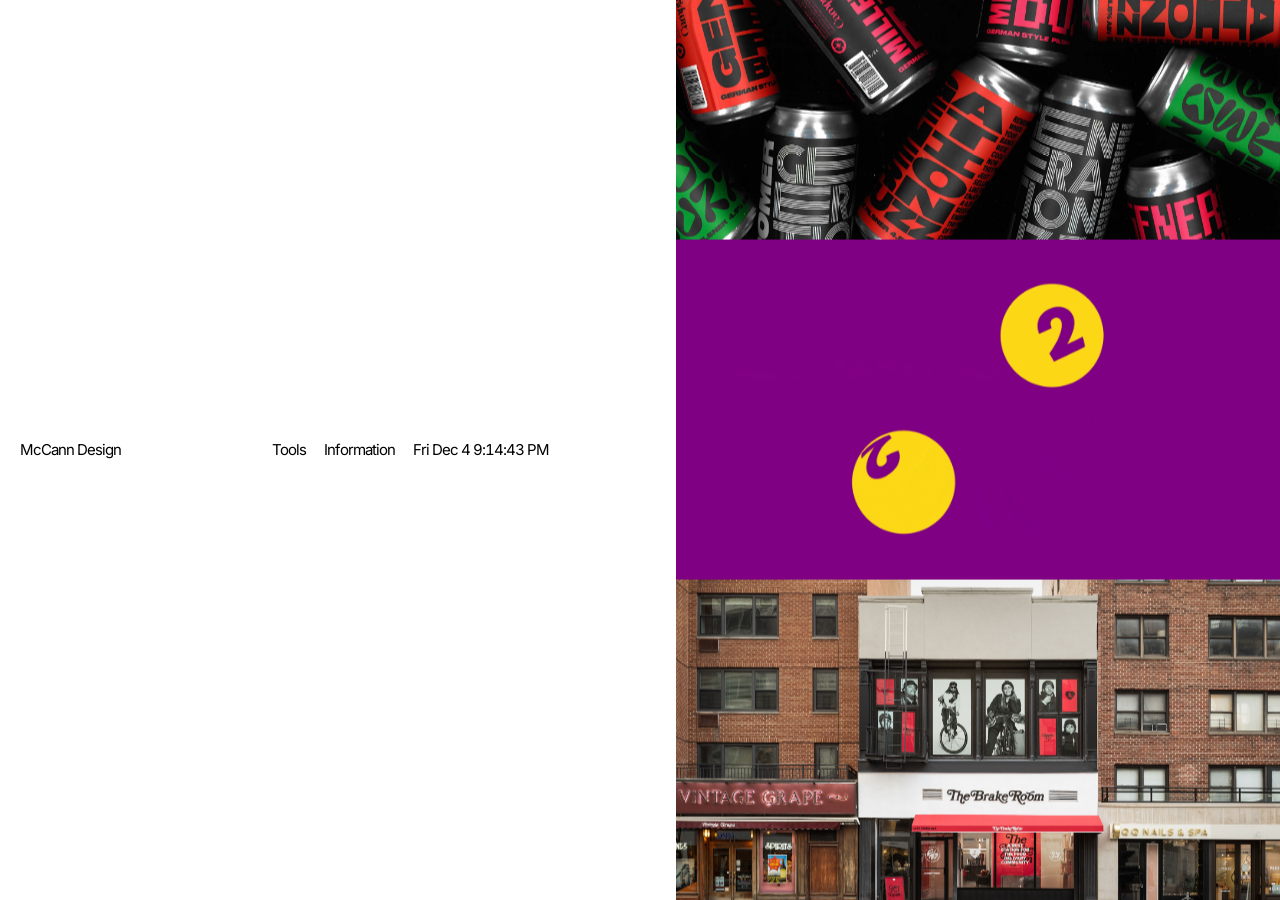
<file: index.html>
<!DOCTYPE html>
<html lang="en">
<head>
<meta charset="UTF-8">
<meta name="viewport" content="width=device-width, initial-scale=1.0">
<base target="_top">
<link rel="icon" href="favicon.svg" type="image/svg+xml">
<link rel="icon" href="favicon-32.png" sizes="32x32" type="image/png">
<link rel="apple-touch-icon" href="apple-touch-icon.png">
<title>McCann Design</title>
<link rel="preconnect" href="https://fonts.googleapis.com">
<link rel="preconnect" href="https://fonts.gstatic.com" crossorigin>
<link href="https://fonts.googleapis.com/css2?family=Inter:wght@400;600&display=swap" rel="stylesheet">
<link rel="stylesheet" href="assets/design.css">
</head>
<body>
  <script src="assets/nav.js"></script>
  <script src="assets/gallery.js"></script>
</body>
</html>
</file>
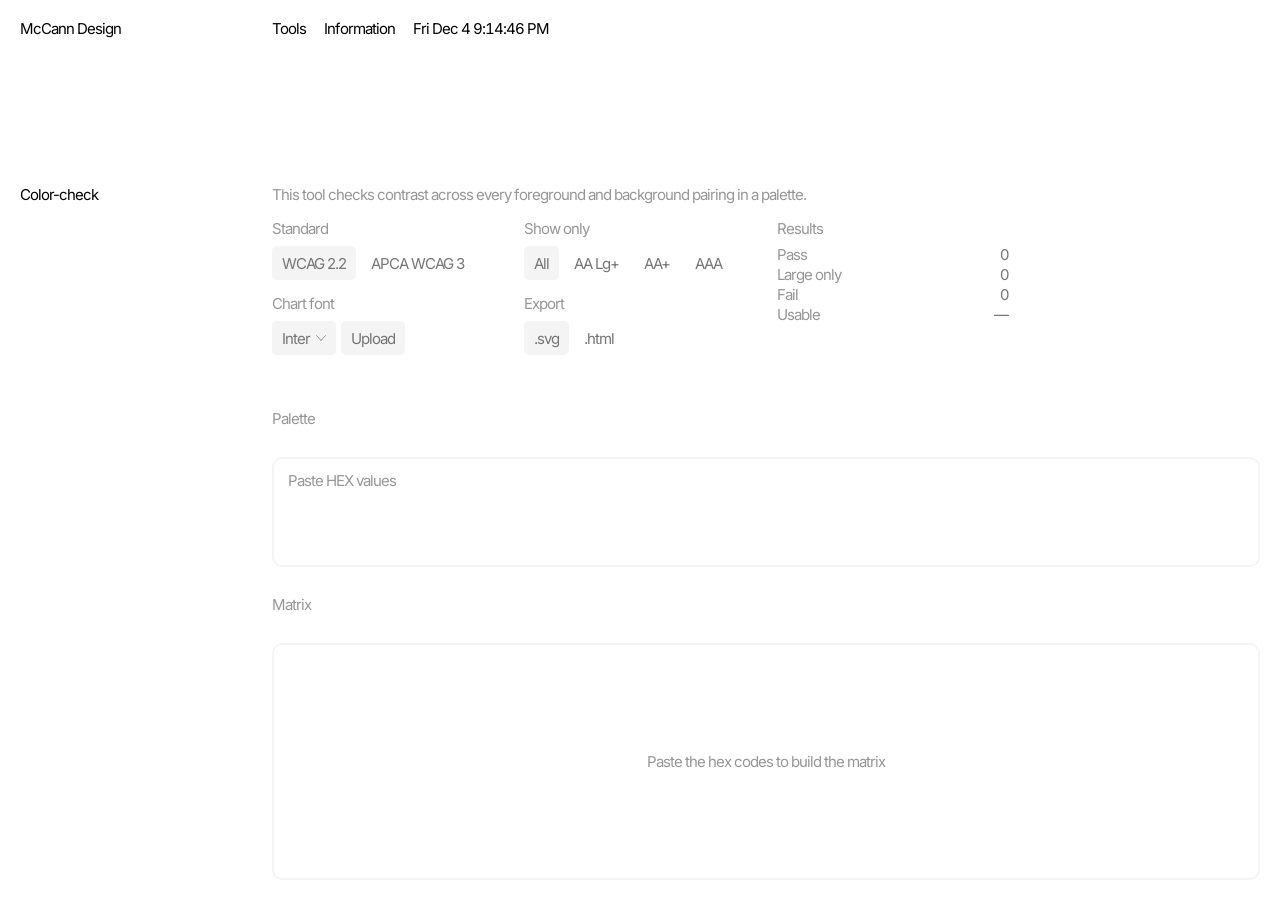
<file: color-check/index.html>
<!DOCTYPE html>
<html lang="en">
<head>
<meta charset="UTF-8">
<meta name="viewport" content="width=device-width, initial-scale=1.0">
<base target="_top">
<link rel="icon" href="../favicon.svg" type="image/svg+xml">
<link rel="icon" href="../favicon-32.png" sizes="32x32" type="image/png">
<link rel="apple-touch-icon" href="../apple-touch-icon.png">
<title>Color-check</title>
<link rel="preconnect" href="https://fonts.googleapis.com">
<link rel="preconnect" href="https://fonts.gstatic.com" crossorigin>
<link href="https://fonts.googleapis.com/css2?family=Inter:wght@400;600&display=swap" rel="stylesheet">
<link rel="stylesheet" href="../assets/design.css">
<style>
/* Color-check — suite language (export / varlogo) */
.ada{
  --ada-fs:var(--suite-fs);
  --ada-track:-1px;
  --ada-label:#969696;
  --ada-chip:#757575;
  --ada-fill:#F4F4F4;
  --ada-radius:5px;
  --ada-stage-radius:10px;
  --ada-stage-stroke:2px solid var(--ada-fill);
  display:contents;
}

.ada__title,
.ada__band,
.ada__desc,
.ada__stage,
.ada__hex,
.ada__matrix{
  font-family:var(--sans);
  font-size:var(--ada-fs);
  font-weight:400;
  letter-spacing:var(--ada-track);
  line-height:1.2;
  color:#000;
}

.ada__title{
  grid-column:1;
  grid-row:2;
  margin:0;
  padding:0;
  color:#000000;
  white-space:nowrap;
  align-self:start;
  z-index:2;
}

.ada__band{
  grid-column:2 / -1;
  grid-row:2;
  display:flex;
  flex-direction:column;
  gap:16px;
  min-width:0;
  align-self:start;
  z-index:2;
}

.ada__desc{
  margin:0;
  padding:0;
  color:var(--ada-label);
  flex:0 0 auto;
}

.ada__controls{
  display:grid;
  grid-template-columns:repeat(4, minmax(0, 1fr));
  grid-template-rows:auto auto;
  column-gap:var(--suite-gutter);
  row-gap:15px;
  align-items:start;
  flex:0 0 auto;
  min-height:0;
}

.ada__group{
  display:flex;
  flex-direction:column;
  gap:8px;
  min-width:0;
}
.ada__group--standard{ grid-column:1; grid-row:1; }
.ada__group--filter{ grid-column:2; grid-row:1; }
.ada__group--font{ grid-column:1; grid-row:2; }
.ada__group--export{ grid-column:2; grid-row:2; }
.ada__group--results{ grid-column:3; grid-row:1 / -1; align-self:start; }

.ada__label{
  margin:0;
  color:var(--ada-label);
  font:inherit;
  letter-spacing:inherit;
  line-height:1.2;
}

.ada__pills{
  display:flex;
  flex-wrap:wrap;
  gap:5px;
  align-items:center;
  min-height:34px;
}

.ada__pill,
.ada .opt.ada__pill{
  appearance:none;
  border:0;
  margin:0;
  padding:5px 10px;
  height:34px;
  box-sizing:border-box;
  display:inline-flex;
  align-items:center;
  justify-content:center;
  gap:6px;
  font:inherit;
  font-weight:400;
  letter-spacing:inherit;
  line-height:1;
  color:var(--ada-chip);
  background:transparent;
  border-radius:var(--ada-radius);
  cursor:pointer;
  text-transform:none;
  transition:background .15s var(--ease), color .15s var(--ease);
}
.ada__pill:hover,
.ada .opt.ada__pill:hover{ color:#000; }
.ada__pill.is-active,
.ada .opt.ada__pill.is-active{
  background:var(--ada-fill);
  color:var(--ada-chip);
}
.ada__pill.is-active:hover,
.ada .opt.ada__pill.is-active:hover{ color:#000; }

.ada__chip-row{
  display:flex;
  flex-wrap:wrap;
  gap:5px;
  align-items:center;
  min-height:34px;
}

.ada .font-wrap{ position:relative; }
.ada .font-menu{
  top:calc(100% + 4px);
  left:0;
  min-width:160px;
  border:var(--ada-stage-stroke);
  border-radius:var(--ada-radius);
  background:#fff;
  box-shadow:none;
  padding:4px;
  z-index:20;
}
.ada .font-menu .opt{
  font-size:var(--ada-fs);
  letter-spacing:var(--ada-track);
  font-weight:400;
  color:var(--ada-chip);
  border-radius:var(--ada-radius);
  padding:8px 10px;
}
.ada .font-menu .opt.is-active,
.ada .font-menu .opt:hover{
  background:var(--ada-fill);
  color:#000;
}
.ada .chip.ada__pill .chev{
  width:10px;
  height:6px;
  opacity:.55;
}

.ada__stats{
  display:flex;
  flex-direction:column;
  gap:2px;
  min-width:0;
  align-content:start;
  padding:0;
  margin:0;
}
.ada__stat{
  display:flex;
  align-items:baseline;
  justify-content:space-between;
  gap:16px;
  color:var(--ada-label);
  min-height:0;
  padding:0;
  border-bottom:0;
  box-sizing:border-box;
  line-height:1.2;
}
.ada__stat-lbl{ color:var(--ada-label); }
.ada__stat-val{ color:var(--ada-chip); }

.ada__status{
  margin:0;
  color:var(--ada-label);
  min-height:1.2em;
}

.ada__stage{
  grid-column:2 / -1;
  grid-row:3 / -1;
  display:flex;
  flex-direction:column;
  gap:var(--suite-gutter);
  min-width:0;
  min-height:0;
  align-self:stretch;
  justify-self:stretch;
  z-index:1;
}

.ada__source-head{
  display:grid;
  grid-template-columns:repeat(4, minmax(0, 1fr));
  column-gap:var(--suite-gutter);
  align-items:center;
  flex:0 0 auto;
  min-width:0;
  min-height:34px;
}
.ada__source-head .ada__label{ grid-column:1; align-self:center; }
.ada__meta{
  grid-column:2 / -1;
  display:none;
  flex-wrap:wrap;
  gap:5px;
  align-items:center;
  min-width:0;
}
.ada__meta.is-on{ display:flex; }
.ada__tag{
  display:inline-flex;
  align-items:center;
  justify-content:center;
  height:34px;
  padding:5px 10px;
  box-sizing:border-box;
  background:var(--ada-fill);
  border-radius:var(--ada-radius);
  color:var(--ada-chip);
  font:inherit;
  letter-spacing:inherit;
  line-height:1;
  white-space:nowrap;
}

.ada__hex{
  flex:0 0 auto;
  min-height:110px;
  max-height:160px;
  border:var(--ada-stage-stroke);
  border-radius:var(--ada-stage-radius);
  padding:12px 14px;
  box-sizing:border-box;
  display:flex;
  flex-direction:column;
  overflow:hidden;
}
.ada__hex .field{
  flex:1 1 auto;
  width:100%;
  min-height:0;
  resize:none;
  border:0;
  outline:none;
  background:transparent;
  font:inherit;
  letter-spacing:inherit;
  line-height:1.35;
  color:var(--ada-label);
  padding:0;
}
.ada__hex .field::placeholder{ color:var(--ada-label); }

.ada__matrix{
  position:relative;
  flex:1 1 auto;
  min-width:0;
  min-height:0;
  border:var(--ada-stage-stroke);
  border-radius:var(--ada-stage-radius);
  overflow:hidden;
  display:flex;
  flex-direction:column;
}
.ada__matrix .matrixWrap{
  flex:1 1 auto;
  min-height:0;
  overflow:auto;
  padding:10px;
  box-sizing:border-box;
  display:flex;
  flex-direction:column;
}
.ada .empty{
  margin:auto;
  color:var(--ada-label);
  font:inherit;
  letter-spacing:inherit;
  text-align:center;
  align-self:center;
}

/* Matrix: hex headers + cell ink at 13px; boxes stay sized by layout */
.ada table.matrix th,
.ada table.matrix td{
  letter-spacing:var(--ada-track);
}
.ada table.matrix th.head,
.ada table.matrix td.cell .val,
.ada table.matrix td.cell .grade{
  font-size:13px;
  letter-spacing:var(--ada-track);
}
.ada table.matrix th.head,
.ada table.matrix th.corner{
  color:var(--ada-label);
  font-weight:400;
}
.ada table.matrix td.diag{
  background:transparent;
}

@media (max-width:900px){
  .ada__controls{
    grid-template-columns:1fr 1fr;
  }
  .ada__group--standard{ grid-column:1; grid-row:1; }
  .ada__group--filter{ grid-column:2; grid-row:1; }
  .ada__group--font{ grid-column:1; grid-row:2; }
  .ada__group--export{ grid-column:2; grid-row:2; }
  .ada__group--results{ grid-column:1 / -1; grid-row:3; }
}
</style>
</head>
<body>

<div class="ada">
  <h1 class="ada__title">Color-check</h1>

  <div class="ada__band">
    <p class="ada__desc">This tool checks contrast across every foreground and background pairing in a palette.</p>

    <div class="ada__controls">
      <div class="ada__group ada__group--standard">
        <div class="ada__label">Standard</div>
        <div class="ada__pills" id="segStandard" role="listbox" aria-label="Standard">
          <button type="button" class="opt ada__pill is-active" data-v="wcag" role="option" aria-selected="true">WCAG 2.2</button>
          <button type="button" class="opt ada__pill" data-v="apca" role="option" aria-selected="false">APCA WCAG 3</button>
        </div>
      </div>

      <div class="ada__group ada__group--filter">
        <div class="ada__label">Show only</div>
        <div class="ada__pills" id="segThreshold" role="listbox" aria-label="Show only">
          <button type="button" class="opt ada__pill is-active" data-v="all" role="option" aria-selected="true">All</button>
          <button type="button" class="opt ada__pill" data-v="AALarge" role="option" aria-selected="false">AA Lg+</button>
          <button type="button" class="opt ada__pill" data-v="AA" role="option" aria-selected="false">AA+</button>
          <button type="button" class="opt ada__pill" data-v="AAA" role="option" aria-selected="false">AAA</button>
        </div>
      </div>

      <div class="ada__group ada__group--font">
        <div class="ada__label">Chart font</div>
        <div class="ada__chip-row">
          <div class="font-wrap">
            <button type="button" class="chip ada__pill is-active" id="fontChip" aria-haspopup="listbox" aria-expanded="false">
              <span id="fontChipLabel">Inter</span>
              <img class="chev" src="../assets/chevron.svg" alt="" width="10" height="6">
            </button>
            <div class="font-menu" id="fontMenu" role="listbox">
              <button class="opt is-active" data-font="Inter" role="option">Inter</button>
              <button class="opt" data-font="__mono" role="option">System Mono</button>
            </div>
          </div>
          <button type="button" class="chip ada__pill is-active" id="fontUploadBtn">Upload</button>
          <input type="file" id="fontFile" accept=".ttf,.otf,.woff,.woff2" hidden>
        </div>
        <p class="ada__status" id="fontHint"></p>
      </div>

      <div class="ada__group ada__group--export">
        <div class="ada__label">Export</div>
        <div class="ada__pills" id="exportActions" role="listbox" aria-label="Export">
          <button type="button" class="opt ada__pill is-active" data-exp="svg" role="option" aria-selected="true">.svg</button>
          <button type="button" class="opt ada__pill" data-exp="html" role="option" aria-selected="false">.html</button>
        </div>
      </div>

      <div class="ada__group ada__group--results">
        <div class="ada__label">Results</div>
        <div class="ada__stats" id="score" aria-live="polite"></div>
      </div>
    </div>
  </div>

  <div class="ada__stage">
    <div class="ada__source-head">
      <p class="ada__label">Palette</p>
      <div class="ada__meta" id="paletteMeta">
        <span class="ada__tag" id="countColors"></span>
        <span class="ada__tag" id="countPairs"></span>
      </div>
    </div>
    <div class="ada__hex">
      <textarea id="input" class="field" spellcheck="false" aria-label="Hex values" placeholder="Paste HEX values"></textarea>
    </div>

    <div class="ada__source-head">
      <p class="ada__label">Matrix</p>
    </div>
    <div class="ada__matrix">
      <div class="matrixWrap" id="matrixWrap"></div>
    </div>
  </div>
</div>

<div id="modalMount"></div>

<script src="../assets/nav.js"></script>
<script>

/* ---------- Color math ---------- */
const clamp = (v, lo, hi) => Math.min(hi, Math.max(lo, v));
function hexToRgb(hex){ let h=hex.trim().replace(/^#/,""); if(h.length===3)h=h.split("").map(c=>c+c).join(""); if(!/^[0-9a-fA-F]{6}$/.test(h))return null; return [parseInt(h.slice(0,2),16),parseInt(h.slice(2,4),16),parseInt(h.slice(4,6),16)]; }
const rgbToHex = ([r,g,b]) => "#"+[r,g,b].map(v=>clamp(Math.round(v),0,255).toString(16).padStart(2,"0")).join("").toUpperCase();
function relLum([r,g,b]){ const f=c=>{c/=255;return c<=0.03928?c/12.92:Math.pow((c+0.055)/1.055,2.4);}; return 0.2126*f(r)+0.7152*f(g)+0.0722*f(b); }
function wcagRatio(a,b){ const L1=relLum(a),L2=relLum(b); const lo=Math.min(L1,L2),hi=Math.max(L1,L2); return (hi+0.05)/(lo+0.05); }
function apcaContrast(txt,bg){
  const Y=rgb=>{const lin=c=>Math.pow(c/255,2.4); return 0.2126729*lin(rgb[0])+0.7151522*lin(rgb[1])+0.072175*lin(rgb[2]);};
  let Yt=Y(txt),Yb=Y(bg); const bt=0.022,bc=1.414; const cb=y=>y>bt?y:y+Math.pow(bt-y,bc); Yt=cb(Yt);Yb=cb(Yb);
  if(Math.abs(Yb-Yt)<0.0005)return 0; let o;
  if(Yb>Yt){o=(Math.pow(Yb,0.56)-Math.pow(Yt,0.57))*1.14; o=o<0.001?0:o-0.027;}
  else{o=(Math.pow(Yb,0.65)-Math.pow(Yt,0.62))*1.14; o=o>-0.001?0:o+0.027;}
  return o*100;
}
/* OKLCH for repair */
function s2l(c){c/=255;return c<=0.04045?c/12.92:Math.pow((c+0.055)/1.055,2.4);}
function l2s(c){const v=c<=0.0031308?c*12.92:1.055*Math.pow(c,1/2.4)-0.055;return clamp(v*255,0,255);}
function rgbToOklch([r,g,b]){const lr=s2l(r),lg=s2l(g),lb=s2l(b);
  const l=0.4122214708*lr+0.5363325363*lg+0.0514459929*lb,m=0.2119034982*lr+0.6806995451*lg+0.1073969566*lb,s=0.0883024619*lr+0.2817188376*lg+0.6299787005*lb;
  const l_=Math.cbrt(l),m_=Math.cbrt(m),s_=Math.cbrt(s);
  const L=0.2104542553*l_+0.793617785*m_-0.0040720468*s_,a=1.9779984951*l_-2.428592205*m_+0.4505937099*s_,bb=0.0259040371*l_+0.7827717662*m_-0.808675766*s_;
  const C=Math.sqrt(a*a+bb*bb); let H=Math.atan2(bb,a)*180/Math.PI; if(H<0)H+=360; return {L,C,H};}
function oklchToRgb({L,C,H}){const hr=H*Math.PI/180,a=C*Math.cos(hr),bb=C*Math.sin(hr);
  const l_=L+0.3963377774*a+0.2158037573*bb,m_=L-0.1055613458*a-0.0638541728*bb,s_=L-0.0894841775*a-1.291485548*bb;
  const l=l_**3,m=m_**3,s=s_**3;
  const lr=4.0767416621*l-3.3077115913*m+0.2309699292*s,lg=-1.2684380046*l+2.6097574011*m-0.3413193965*s,lb=-0.0041960863*l-0.7034186147*m+1.707614701*s;
  return [l2s(lr),l2s(lg),l2s(lb)];}
function repair(fixRgb,againstRgb,target){
  const againstL=relLum(againstRgb); const base=rgbToOklch(fixRgb); const goDarker=relLum(fixRgb)<againstL;
  for(let i=1;i<=100;i++){ const L=goDarker?base.L-i*0.01:base.L+i*0.01; if(L<0||L>1)continue;
    const rgb=oklchToRgb({L,C:base.C,H:base.H}).map(Math.round);
    if(wcagRatio(rgb,againstRgb)>=target) return rgbToHex(rgb); }
  return null;
}
function rateWcag(r){ if(r>=7)return{grade:"AAA",tier:3}; if(r>=4.5)return{grade:"AA",tier:2}; if(r>=3)return{grade:"AA Lg",tier:1}; return{grade:"Fail",tier:0}; }
function rateApca(s){ const a=Math.abs(s); if(a>=75)return{grade:"AAA",tier:3}; if(a>=60)return{grade:"AA",tier:2}; if(a>=45)return{grade:"AA Lg",tier:1}; return{grade:"Fail",tier:0}; }

/* Grade signal palette (from the ADA mock) — tier 0..3 = Fail, AA Lg, AA, AAA */
const GRADE=["#FF0004","#FFD400","#B6E662","#0FB800"];
function gradeColor(t){ return GRADE[t]; }

function parseColors(text){ const found=text.match(/#?[0-9a-fA-F]{6}\b|#?[0-9a-fA-F]{3}\b/g)||[]; const seen=new Set(),out=[];
  for(let raw of found){ let hex=raw.startsWith("#")?raw:"#"+raw; const rgb=hexToRgb(hex); if(!rgb)continue; const n=rgbToHex(rgb); if(!seen.has(n)){seen.add(n);out.push(n);} } return out; }


/* ---------- State ---------- */
const DEFAULT="";
let state = { input: DEFAULT, standard: "wcag", threshold: "all", chartFont: "Inter", exportKind: "svg" };

let fontDataUrl = null;

function chartFontStack(){
  if(state.chartFont==="__mono") return "ui-monospace, SFMono-Regular, Menlo, Monaco, Consolas, monospace";
  return "'"+state.chartFont+"', Inter, sans-serif";
}

function cellData(fgHex,bgHex){
  const fg=hexToRgb(fgHex),bg=hexToRgb(bgHex);
  if(state.standard==="wcag"){ const r=wcagRatio(fg,bg); return {...rateWcag(r), value:r.toFixed(2)}; }
  const s=apcaContrast(fg,bg); return {...rateApca(s), value:(s>=0?"+":"")+s.toFixed(0)};
}

function syncRail(segId, thumbId){
  const seg=document.getElementById(segId);
  if(!seg) return;
  // Multi-column rails (Show only): only the active column gets a thumb
  const thumbs=seg.querySelectorAll(".rail__thumb");
  if(thumbs.length>1){
    const active=seg.querySelector(".opt.is-active");
    thumbs.forEach(t=>{ t.style.opacity="0"; });
    if(!active) return;
    const body=active.closest(".rail-body");
    const thumb=body && body.querySelector(".rail__thumb");
    const opts=body && body.querySelector(".rail-opts");
    if(!thumb||!opts) return;
    const first=opts.querySelector(".opt");
    thumb.style.opacity="1";
    thumb.style.top=(active.offsetTop-(first?first.offsetTop:0))+"px";
    thumb.style.height=Math.max(9, active.offsetHeight)+"px";
    return;
  }
  const thumb=document.getElementById(thumbId) || seg.querySelector(".rail__thumb");
  const active=seg.querySelector(".opt.is-active");
  if(!active||!thumb) return;
  const first=seg.querySelector(".opt");
  thumb.style.top=(active.offsetTop-(first?first.offsetTop:0))+"px";
  thumb.style.height=Math.max(9, active.offsetHeight)+"px";
}

function setActive(seg, btn){
  document.querySelectorAll("#"+seg+" .opt").forEach(b=>{
    b.classList.remove("is-active");
    b.setAttribute("aria-selected","false");
  });
  btn.classList.add("is-active");
  btn.setAttribute("aria-selected","true");
}

function fontLabel(){
  if(state.chartFont==="__mono") return "Mono";
  return state.chartFont;
}

/* ---------- Matrix markup (shared by the page and the .html export) ---------- */
function matrixHtml(colors, minTier, opts){
  const interactive = !!(opts && opts.interactive);
  const cf = chartFontStack();
  let html='<table class="matrix"'+(interactive?' id="theTable"':'')+'><thead><tr><th class="corner"></th>';
  for(const c of colors) html+=`<th class="head"><span class="swatch" style="background:${c}"></span>${c.slice(1)}</th>`;
  html+='</tr></thead><tbody>';
  for(const fg of colors){
    html+=`<tr><th class="head" style="text-align:left"><span class="swatch" style="background:${fg}"></span>${fg.slice(1)}</th>`;
    for(const bg of colors){
      if(fg===bg){ html+='<td class="diag"></td>'; continue; }
      const c=cellData(fg,bg); const dim=c.tier<minTier; const clickable=interactive && c.tier<2;
      html+=`<td class="cell" style="background:${bg};color:${fg};opacity:${dim?0.12:1};cursor:${clickable?"pointer":"default"}"
             ${clickable?`data-fg="${fg}" data-bg="${bg}"`:""} title="fg ${fg} on bg ${bg} — ${c.grade}">
             <span class="val" style="font-family:${cf}">${c.value}</span>
             <span class="grade" style="font-family:${cf}">${c.grade}</span>
             <span class="tier" style="background:${gradeColor(c.tier)}"></span></td>`;
    }
    html+='</tr>';
  }
  return html+'</tbody></table>';
}

/* ---------- Render ---------- */
function render(){
  const colors = parseColors(state.input);
  const minTier = {all:0,AALarge:1,AA:2,AAA:3}[state.threshold];

  document.getElementById("countColors").textContent = colors.length+" colors";
  document.getElementById("countPairs").textContent = (colors.length*(colors.length-1))+" pairings";
  document.getElementById("paletteMeta").classList.toggle("is-on", colors.length > 0);

  let total=0,pass=0,fail=0;
  for(const fg of colors)for(const bg of colors){ if(fg===bg)continue; total++; const c=cellData(fg,bg); if(c.tier>=2)pass++; else if(c.tier===0)fail++; }
  const large=total-pass-fail;
  const usable=total?Math.round(pass/total*100)+"%":"—";
  document.getElementById("score").innerHTML =
    `<div class="ada__stat"><span class="ada__stat-lbl">Pass</span><span class="ada__stat-val">${pass}</span></div>`+
    `<div class="ada__stat"><span class="ada__stat-lbl">Large only</span><span class="ada__stat-val">${large}</span></div>`+
    `<div class="ada__stat"><span class="ada__stat-lbl">Fail</span><span class="ada__stat-val">${fail}</span></div>`+
    `<div class="ada__stat is-emphasis"><span class="ada__stat-lbl">Usable</span><span class="ada__stat-val">${usable}</span></div>`;

  document.getElementById("fontChipLabel").textContent = fontLabel();

  syncRail("segStandard","thumbStandard");
  syncRail("segThreshold","thumbThreshold");
  syncRail("exportActions","thumbExport");

  const wrap=document.getElementById("matrixWrap");
  if(!colors.length){ wrap.innerHTML='<div class="empty">Paste the hex codes to build the matrix</div>'; return; }
  wrap.innerHTML=matrixHtml(colors, minTier, {interactive:true});

  wrap.querySelectorAll("td.cell[data-fg]").forEach(td=>{
    td.addEventListener("click",()=>openRepair(td.dataset.fg,td.dataset.bg));
  });
}

/* ---------- Repair modal ---------- */
function openRepair(fg,bg){
  const fgRgb=hexToRgb(fg),bgRgb=hexToRgb(bg); const orig=wcagRatio(fgRgb,bgRgb);
  const fixFg=repair(fgRgb,bgRgb,4.5); const fixBg=repair(bgRgb,fgRgb,4.5);
  const opt=(label,nf,nb,changed)=>{ if(!changed)return ""; const r=wcagRatio(hexToRgb(nf),hexToRgb(nb));
    return `<div class="repairOpt"><div class="lbl">${label}</div>
      <div class="preview" style="background:${nb};color:${nf}">Aa</div>
      <span class="hex">${changed}</span><span class="ratio">${r.toFixed(2)} · AA ✓</span>
      <button class="btn" style="margin-top:6px" onclick="copyHex('${changed}')">Copy hex</button></div>`; };
  const body = (fixFg||fixBg)
    ? `<div class="repairGrid">${opt("Shift foreground",fixFg||fg,bg,fixFg)}${opt("Shift background",fg,fixBg||bg,fixBg)}</div>`
    : `<div class="empty">No nearby lightness shift reaches AA — these hues are too close.</div>`;
  document.getElementById("modalMount").innerHTML = `
    <div class="overlay" onclick="closeModal(event)">
      <div class="modal" onclick="event.stopPropagation()">
        <div class="modal__head">
          <div><div class="sec__title">Auto-repair · ${orig.toFixed(2)} → 4.5</div></div>
          <button class="close" onclick="closeModal()">✕</button></div>
        <div class="preview" style="background:${bg};color:${fg};width:100%">Current · ${orig.toFixed(2)}</div>
        ${body}
      </div></div>`;
}
function closeModal(e){ if(!e||e.target.classList.contains("overlay")||e.type==="click") document.getElementById("modalMount").innerHTML=""; }
function copyHex(h){ navigator.clipboard.writeText(h); }

/* ---------- Export helpers ---------- */
function svgEscape(s){ return String(s).replace(/&/g,"&amp;").replace(/</g,"&lt;").replace(/>/g,"&gt;"); }

/* Running index so repeat exports never overwrite each other */
function exportName(ext){
  const key="colorCheckExportSeq";
  let n=0;
  try{ n=parseInt(localStorage.getItem(key),10)||0; }catch(e){}
  n+=1;
  try{ localStorage.setItem(key,String(n)); }catch(e){}
  return `color-check-${n}.${ext}`;
}

function downloadFile(name, blob){
  const a=document.createElement("a");
  a.download=name;
  a.href=URL.createObjectURL(blob);
  a.click();
  setTimeout(()=>URL.revokeObjectURL(a.href),1000);
}

function measureChartText(text, weight, size){
  const ctx = measureChartText._ctx || (measureChartText._ctx = document.createElement("canvas").getContext("2d"));
  ctx.font = weight+" "+size+"px "+chartFontStack();
  return ctx.measureText(String(text)).width;
}

function chartFontFace(){
  let famName=null, src=null;
  if(fontDataUrl && state.chartFont===fontDataUrl.family){ famName=fontDataUrl.family; src="url('"+fontDataUrl.dataUrl+"') format('"+fontDataUrl.format+"')"; }
  if(!famName||!src) return {css:"", family:null};
  return {css:`@font-face{font-family:'${famName}';src:${src};font-weight:100 900;}`, family:famName};
}

/* Geometry mirrors table.matrix in design.css plus the .ada overrides,
   so the exported matrix is the same drawing as the one on the page. */
const MX = {
  fs:13, padX:2.5, padY:3, line:15, gradeGap:1,
  swatch:6.5, swatchGap:2, minCell:28,
  stroke:"#EDEDED", label:"#969696", tier:2.5, tierInset:1.5
};

function exportSvg(){
  const colors=parseColors(state.input); if(!colors.length)return;
  const minTier={all:0,AALarge:1,AA:2,AAA:3}[state.threshold];
  const cf=chartFontStack();
  const face=chartFontFace();

  const headH=MX.padY*2+MX.line;
  const rowH=MX.padY*2+MX.line*2+MX.gradeGap;
  const baseline=top=>top+MX.line/2+MX.fs*0.36;

  let content=MX.minCell-MX.padX*2;
  colors.forEach(c=>{ content=Math.max(content, MX.swatch+MX.swatchGap+measureChartText(c.slice(1),400,MX.fs)); });
  colors.forEach(fg=>colors.forEach(bg=>{
    if(fg===bg) return;
    const c=cellData(fg,bg);
    content=Math.max(content, measureChartText(c.value,600,MX.fs), measureChartText(c.grade,400,MX.fs));
  }));
  const cw=Math.ceil(content+MX.padX*2);
  const W=cw*(colors.length+1)+1, H=headH+colors.length*rowH+1;

  const box=(x,y,w,h,fill)=>`<rect x="${x+0.5}" y="${y+0.5}" width="${w}" height="${h}" fill="${fill}" stroke="${MX.stroke}" stroke-width="1"/>`;
  const swatch=(x,y,fill)=>`<rect x="${x+0.5}" y="${y+0.5}" width="${MX.swatch-1}" height="${MX.swatch-1}" rx="0.5" fill="${fill}" stroke="${MX.stroke}" stroke-width="1"/>`;
  const label=(x,y,text,anchor)=>`<text x="${x}" y="${y}" font-family="${cf}" font-size="${MX.fs}" font-weight="400" letter-spacing="-1" ${anchor?`text-anchor="${anchor}" `:""}fill="${MX.label}">${svgEscape(text)}</text>`;

  let g='<g id="col-headers">';
  g+=box(0,0,cw,headH,"#FFFFFF");
  colors.forEach((c,j)=>{
    const cx=cw+j*cw, text=c.slice(1);
    const sx=cx+(cw-(MX.swatch+MX.swatchGap+measureChartText(text,400,MX.fs)))/2;
    g+=box(cx,0,cw,headH,"#FFFFFF");
    g+=swatch(sx,(headH-MX.swatch)/2,c);
    g+=label(sx+MX.swatch+MX.swatchGap, baseline(MX.padY), text);
  });
  g+='</g>';

  colors.forEach((fg,i)=>{
    const cy=headH+i*rowH, text=fg.slice(1);
    g+=`<g id="row-${i+1}-${svgEscape(text)}">`;
    g+=box(0,cy,cw,rowH,"#FFFFFF");
    g+=swatch(MX.padX, cy+(rowH-MX.swatch)/2, fg);
    g+=label(MX.padX+MX.swatch+MX.swatchGap, cy+rowH/2+MX.fs*0.36, text);
    colors.forEach((bg,j)=>{
      const cx=cw+j*cw;
      if(fg===bg){ g+=box(cx,cy,cw,rowH,"#FFFFFF"); return; }
      const c=cellData(fg,bg);
      g+=`<g opacity="${c.tier<minTier?0.12:1}">`;
      g+=box(cx,cy,cw,rowH,bg);
      g+=`<text x="${cx+cw/2}" y="${baseline(cy+MX.padY)}" font-family="${cf}" font-size="${MX.fs}" font-weight="600" letter-spacing="-1" text-anchor="middle" fill="${fg}">${svgEscape(c.value)}</text>`;
      g+=`<text x="${cx+cw/2}" y="${baseline(cy+MX.padY+MX.line+MX.gradeGap)}" font-family="${cf}" font-size="${MX.fs}" font-weight="400" letter-spacing="-1" text-anchor="middle" fill="${fg}">${svgEscape(c.grade)}</text>`;
      g+=`<rect x="${cx+cw-MX.tierInset-MX.tier}" y="${cy+MX.tierInset}" width="${MX.tier}" height="${MX.tier}" rx="0.5" fill="${gradeColor(c.tier)}"/>`;
      g+='</g>';
    });
    g+='</g>';
  });

  const svg=`<svg xmlns="http://www.w3.org/2000/svg" width="${W}" height="${H}" viewBox="0 0 ${W} ${H}">
<defs><style>${face.css} text{font-family:${cf}}</style></defs>
<rect width="${W}" height="${H}" fill="#FFFFFF"/>
${g}
</svg>`;
  downloadFile(exportName("svg"), new Blob([svg],{type:"image/svg+xml"}));
}

function matrixCss(){
  return `
body{ margin:0; padding:20px; background:#fff; color:#333; font-family:Inter, system-ui, -apple-system, sans-serif; font-size:15px; letter-spacing:-1px; }
.stats{ display:flex; flex-direction:column; gap:2px; max-width:280px; margin:0 0 20px; color:${MX.label}; line-height:1.2; }
.stat{ display:flex; align-items:baseline; justify-content:space-between; gap:16px; }
.stat .v{ color:#757575; }
.matrixWrap{ overflow:auto; border:2px solid #F4F4F4; border-radius:10px; padding:10px; box-sizing:border-box; }
table.matrix{ border-collapse:collapse; font-family:inherit; width:100%; }
table.matrix th, table.matrix td{ border:1px solid ${MX.stroke}; padding:${MX.padY}px ${MX.padX}px; text-align:center; font-weight:400; font-size:12.5px; white-space:nowrap; letter-spacing:-1px; }
table.matrix th.corner{ text-align:left; min-width:26px; line-height:1.15; color:${MX.label}; font-weight:400; }
table.matrix th.head{ font-size:${MX.fs}px; font-weight:400; color:${MX.label}; }
table.matrix th .swatch{ display:inline-block; width:4.5px; height:4.5px; border:1px solid ${MX.stroke}; vertical-align:middle; margin-right:${MX.swatchGap}px; border-radius:0.5px; }
table.matrix td.cell{ position:relative; min-width:${MX.minCell}px; }
table.matrix td.cell .val{ display:block; font-weight:600; font-size:${MX.fs}px; line-height:1.15; }
table.matrix td.cell .grade{ display:block; font-weight:400; font-size:${MX.fs}px; margin-top:${MX.gradeGap}px; }
table.matrix td.cell .tier{ position:absolute; top:${MX.tierInset}px; right:${MX.tierInset}px; width:${MX.tier}px; height:${MX.tier}px; border-radius:0.5px; }
table.matrix td.diag{ background:transparent; }
`;
}

function exportReport(){
  const colors=parseColors(state.input); if(!colors.length)return;
  const minTier={all:0,AALarge:1,AA:2,AAA:3}[state.threshold];
  let total=0,pass=0,fail=0;
  for(const fg of colors)for(const bg of colors){ if(fg===bg)continue; total++; const c=cellData(fg,bg); if(c.tier>=2)pass++; else if(c.tier===0)fail++; }
  const face=chartFontFace();
  const stat=(k,v)=>`<div class="stat"><span>${k}</span><span class="v">${v}</span></div>`;
  const report=`<!DOCTYPE html><html lang="en"><head><meta charset="utf-8"><title>Color-check</title>
<link rel="preconnect" href="https://fonts.googleapis.com">
<link rel="preconnect" href="https://fonts.gstatic.com" crossorigin>
<link href="https://fonts.googleapis.com/css2?family=Inter:wght@400;600&display=swap" rel="stylesheet">
<style>${face.css}${matrixCss()}</style></head>
<body>
<div class="stats">${stat("Pass",pass)}${stat("Large only",total-pass-fail)}${stat("Fail",fail)}${stat("Usable",Math.round(pass/total*100)+"%")}</div>
<div class="matrixWrap">${matrixHtml(colors,minTier,{interactive:false})}</div>
</body></html>`;
  downloadFile(exportName("html"), new Blob([report],{type:"text/html"}));
}

function runExport(){
  if(state.exportKind==="html") exportReport();
  else exportSvg();
}

function injectFontFace(family, dataUrl, format){
  const id="dynFontFace";
  let el=document.getElementById(id);
  if(!el){ el=document.createElement("style"); el.id=id; document.head.appendChild(el); }
  el.textContent=`@font-face{font-family:'${family}';src:url('${dataUrl}') format('${format}');font-weight:100 900;font-display:swap;}`;
}

function closeFontMenu(){
  document.getElementById("fontMenu").classList.remove("is-open");
  document.getElementById("fontChip").setAttribute("aria-expanded","false");
}

function boot(){
  document.getElementById("input").value=state.input;
  document.getElementById("input").addEventListener("input",e=>{state.input=e.target.value;render();});

  document.getElementById("segStandard").addEventListener("click",e=>{
    const b=e.target.closest(".opt"); if(!b||!b.dataset.v) return;
    state.standard=b.dataset.v; setActive("segStandard",b); render();
  });
  document.getElementById("segThreshold").addEventListener("click",e=>{
    const b=e.target.closest(".opt"); if(!b||!b.dataset.v) return;
    state.threshold=b.dataset.v; setActive("segThreshold",b); render();
  });

  document.getElementById("exportActions").addEventListener("click",e=>{
    const b=e.target.closest(".opt"); if(!b||!b.dataset.exp) return;
    state.exportKind=b.dataset.exp; setActive("exportActions",b); syncRail("exportActions","thumbExport");
    runExport();
  });

  const chip=document.getElementById("fontChip");
  const menu=document.getElementById("fontMenu");
  chip.addEventListener("click",e=>{
    e.stopPropagation();
    const open=!menu.classList.contains("is-open");
    menu.classList.toggle("is-open", open);
    chip.setAttribute("aria-expanded", open?"true":"false");
  });
  document.addEventListener("click",()=>closeFontMenu());
  menu.addEventListener("click",e=>{
    e.stopPropagation();
    const b=e.target.closest(".opt"); if(!b) return;
    setActive("fontMenu",b);
    state.chartFont=b.dataset.font;
    document.getElementById("fontHint").textContent="";
    closeFontMenu();
    render();
  });

  document.getElementById("fontUploadBtn").addEventListener("click",()=>document.getElementById("fontFile").click());
  document.getElementById("fontFile").addEventListener("change",e=>{
    const f=e.target.files[0]; if(!f) return;
    const ext=f.name.split(".").pop().toLowerCase();
    const fmt={ttf:"truetype",otf:"opentype",woff:"woff","woff2":"woff2"}[ext]||"truetype";
    const reader=new FileReader();
    reader.onload=()=>{
      const dataUrl=reader.result;
      const family=f.name.replace(/\.[^.]+$/,"").replace(/[^a-zA-Z0-9 _-]/g,"")||"Custom Font";
      fontDataUrl={family,dataUrl,format:fmt};
      injectFontFace(family,dataUrl,fmt);
      state.chartFont=family;
      document.getElementById("fontHint").textContent="Embedded "+family+". Travels inside the SVG.";
      render();
    };
    reader.readAsDataURL(f);
  });
  window.addEventListener("resize",()=>{
    syncRail("segStandard","thumbStandard");
    syncRail("segThreshold","thumbThreshold");
    syncRail("exportActions","thumbExport");
  });

  render();
}

window.addEventListener("DOMContentLoaded",boot);


</script>
</body>
</html>
</file>
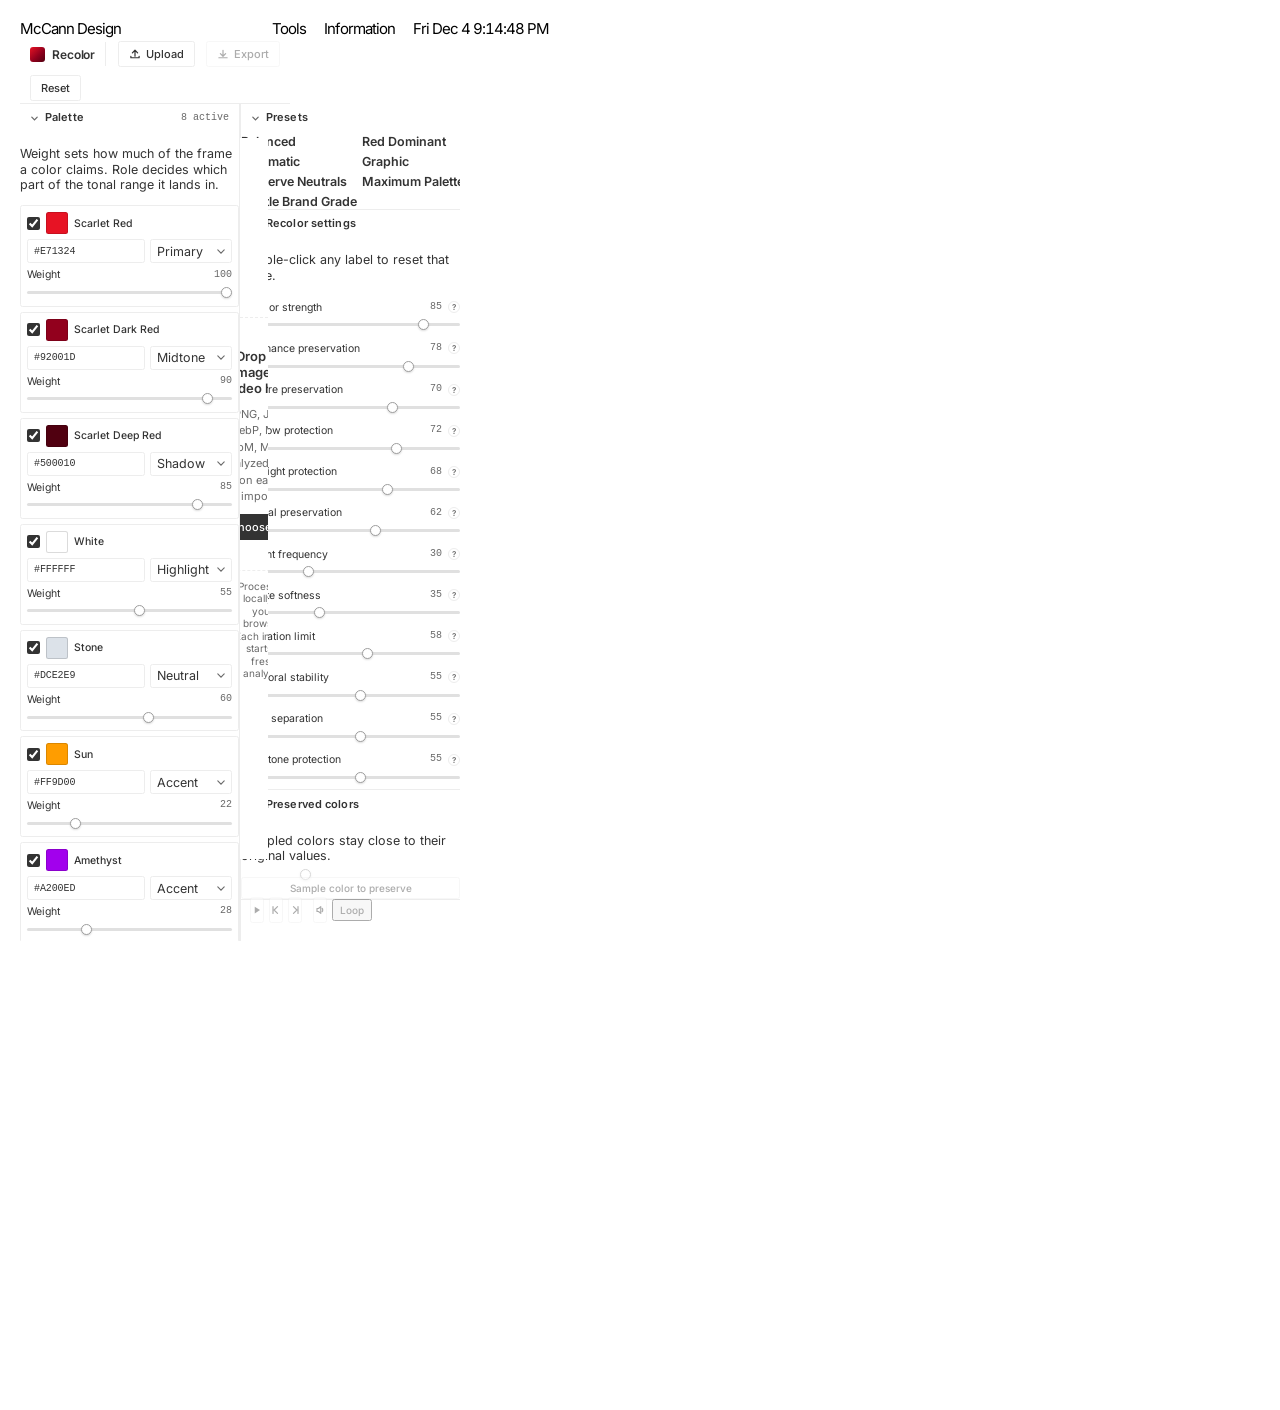
<file: color-swap/index.html>
<!DOCTYPE html>
<html lang="en">
<head>
<meta charset="UTF-8">
<meta name="viewport" content="width=device-width, initial-scale=1.0">
<base target="_top">
<link rel="icon" href="../favicon.svg" type="image/svg+xml">
<link rel="icon" href="../favicon-32.png" sizes="32x32" type="image/png">
<link rel="apple-touch-icon" href="../apple-touch-icon.png">
<title>Color-swap</title>
<link rel="preconnect" href="https://fonts.googleapis.com">
<link rel="preconnect" href="https://fonts.gstatic.com" crossorigin>
<link href="https://fonts.googleapis.com/css2?family=Inter:wght@400;600&display=swap" rel="stylesheet">
<link rel="stylesheet" href="../assets/design.css">
<style>

#recolor{
  font-family:var(--sans);
  font-size:var(--fs);
  color:var(--ink);
  height:calc(100vh - 20px);
  min-height:480px;
  margin:-clamp(10px, 2vw, 24px) -clamp(10px, 1.5vw, 20px) -32px;
  width:calc(100% + clamp(10px, 1.5vw, 20px) * 2);
  max-width:none;
}
#recolor .app{height:100%;}
#recolor .rc-btn.primary{background:var(--ink);border-color:var(--ink);color:#fff;}
#recolor .rc-btn.primary:hover:not(:disabled){background:#222;border-color:#222;}
#recolor .brand-name{font-size:var(--fs);font-weight:600;}
#recolor .section-head h2,
#recolor .rc-modal-head h3{font-size:var(--fs);font-weight:600;text-transform:none;}
#recolor .rc-status{font-size:var(--fs);}
#recolor .drop-title{font-size:var(--fs);font-weight:600;}
#recolor .ic{stroke:currentColor;fill:none;stroke-width:1.4;stroke-linecap:round;stroke-linejoin:round;width:12px;height:12px;}
#recolor .ic.solid{fill:currentColor;stroke:none;}

/* ---------------------------------------------------------------
   Design tokens. Figma-like: light neutral ground, white panels,
   hairline borders, 4px radii, compact 12px control type.
   --------------------------------------------------------------- */
#recolor{
  --bg:#FFFFFF;
  --panel:#FFFFFF;
  --border:#EDEDED;
  --border-strong:#EDEDED;
  --text:#333333;
  --text-dim:#696969;
  --text-faint:#696969;
  --accent:#333333;
  --accent-soft:#EDEDED;
  --danger:#E71324;
  --hover:#EDEDED;
  --active:#EDEDED;
  --radius:2.5px;
  --radius-sm:2.5px;
  --font:'Inter',system-ui,-apple-system,BlinkMacSystemFont,'Segoe UI',sans-serif;
  --mono:ui-monospace,SFMono-Regular,"SF Mono",Menlo,Consolas,monospace;
  --h-toolbar:36px;
  --w-side:220px;
}
#recolor *{box-sizing:border-box;}


#recolor button,#recolor input,#recolor select,#recolor textarea{font-family:inherit;font-size:var(--fs,12.5px);color:inherit;}
#recolor :focus-visible{outline:2px solid var(--accent);outline-offset:1px;border-radius:2px;}
#recolor ::-webkit-scrollbar{width:10px;height:10px;}
#recolor ::-webkit-scrollbar-thumb{background:#CFCFCF;border-radius:6px;border:3px solid var(--panel);}
#recolor ::-webkit-scrollbar-thumb:hover{background:#B4B4B4;}
#recolor ::-webkit-scrollbar-track{background:transparent;}

/* ------------------------------ shell ------------------------- */
#recolor .app{display:flex;flex-direction:column;height:100vh;}
#recolor .toolbar{
  height:var(--h-toolbar);flex:0 0 auto;display:flex;align-items:center;gap:8px;
  padding:0 10px;background:var(--panel);border-bottom:1px solid var(--border);
}
#recolor .brand{display:flex;align-items:center;gap:7px;padding-right:10px;margin-right:2px;
  border-right:1px solid var(--border);height:24px;}
#recolor .brand-mark{width:15px;height:15px;border-radius:3px;flex:0 0 auto;
  background:linear-gradient(135deg,#E71324 0%,#92001D 55%,#500010 100%);}
#recolor .brand-name{font-size:12px;font-weight:600;letter-spacing:-.01em;white-space:nowrap;}
#recolor .tb-spacer{flex:1 1 auto;}

/* ------------------------------ buttons ----------------------- */
#recolor .rc-btn{
  display:inline-flex;align-items:center;justify-content:center;gap:5px;
  height:26px;padding:0 10px;border:1px solid var(--border-strong);
  background:var(--panel);border-radius:var(--radius);cursor:pointer;
  font-size:11px;font-weight:500;white-space:nowrap;transition:background .1s,border-color .1s;
}
#recolor .rc-btn:hover:not(:disabled){background:var(--hover);}
#recolor .rc-btn:active:not(:disabled){background:var(--active);}
#recolor .rc-btn:disabled{opacity:.4;cursor:not-allowed;}
#recolor .rc-btn.primary{background:var(--accent);border-color:var(--accent);color:#fff;}
#recolor .rc-btn.primary:hover:not(:disabled){background:#222;}
#recolor .rc-btn.ghost{border-color:transparent;background:transparent;}
#recolor .rc-btn.ghost:hover:not(:disabled){background:var(--hover);}
#recolor .rc-btn.sm{height:22px;padding:0 7px;font-size:10px;}
#recolor .rc-btn.icon{width:26px;padding:0;}
#recolor .rc-btn.icon.sm{width:22px;}
#recolor .rc-btn.danger:hover:not(:disabled){background:#FDECEE;border-color:#F5B5BB;color:var(--danger);}

/* ------------------------------ status ------------------------ */
#recolor .rc-status{display:flex;align-items:center;gap:6px;font-size:11px;color:var(--text-dim);
  padding:0 9px;height:24px;border:1px solid var(--border);border-radius:var(--radius);
  background:#FAFAFA;max-width:340px;}
#recolor .status-dot{width:6px;height:6px;border-radius:50%;background:#BDBDBD;flex:0 0 auto;}
#recolor .status-dot.busy{background:var(--accent);animation:pulse 1s ease-in-out infinite;}
#recolor .status-dot.ok{background:#14AE5C;}
#recolor .status-dot.err{background:var(--danger);}
@keyframes pulse{0%,100%{opacity:1}50%{opacity:.3}}
#recolor .status-text{overflow:hidden;text-overflow:ellipsis;white-space:nowrap;}
@media(prefers-reduced-motion:reduce){#recolor *{animation:none!important;transition:none!important;}}

/* ------------------------------ layout ------------------------ */
#recolor .workspace{flex:1 1 auto;display:flex;min-height:0;}
#recolor .side{
  width:var(--w-side);flex:0 0 var(--w-side);background:var(--panel);
  display:flex;flex-direction:column;min-height:0;overflow-y:auto;overflow-x:hidden;
}
#recolor .side.left{border-right:1px solid var(--border);}
#recolor .side.right{border-left:1px solid var(--border);}
#recolor .center{flex:1 1 auto;display:flex;flex-direction:column;min-width:0;min-height:0;background:var(--bg);}

/* ------------------------------ sections ---------------------- */
#recolor .section{border-bottom:1px solid var(--border);}
#recolor .section-head{
  display:flex;align-items:center;gap:6px;padding:0 10px;height:30px;cursor:pointer;
  user-select:none;background:var(--panel);position:sticky;top:0;z-index:2;
  border-bottom:1px solid transparent;
}
#recolor .section-head:hover{background:#FAFAFA;}
#recolor .section-head h2{margin:0;font-size:11px;font-weight:600;letter-spacing:.01em;flex:1 1 auto;}
#recolor .section-head .caret{width:9px;height:9px;flex:0 0 auto;color:var(--text-faint);transition:transform .12s;}
#recolor .section.collapsed .caret{transform:rotate(-90deg);}
#recolor .section.collapsed .section-
.section-
.section-note{font-size:10px;color:var(--text-faint);margin:0 0 8px;line-height:1.5;}

/* ------------------------------ rows -------------------------- */
#recolor .row{display:flex;align-items:center;gap:6px;}
#recolor .row+.row{margin-top:6px;}
#recolor .row.wrap{flex-wrap:wrap;}
#recolor .grow{flex:1 1 auto;min-width:0;}
#recolor .rc-field-label{font-size:10px;color:var(--text-dim);flex:0 0 auto;}

/* ------------------------------ inputs ------------------------ */
#recolor .input,#recolor select.input{
  height:24px;padding:0 6px;border:1px solid var(--border-strong);border-radius:var(--radius-sm);
  background:var(--panel);width:100%;min-width:0;
}
#recolor .input:hover{border-color:#BDBDBD;}
#recolor .input:focus{border-color:var(--accent);outline:none;box-shadow:0 0 0 1px var(--accent);}
#recolor .input.mono{font-family:var(--mono);font-size:10px;letter-spacing:-.01em;text-transform:uppercase;}
#recolor .input.num{width:52px;flex:0 0 52px;text-align:right;font-family:var(--mono);font-size:10px;}
#recolor select.input{cursor:pointer;-webkit-appearance:none;appearance:none;
  background-image:url("data:image/svg+xml;charset=utf8,%3Csvg xmlns='http://www.w3.org/2000/svg' viewBox='0 0 10 6'%3E%3Cpath d='M1 1l4 4 4-4' stroke='%236B6B6B' stroke-width='1.4' fill='none' stroke-linecap='round'/%3E%3C/svg%3E");
  background-repeat:no-repeat;background-position:right 6px center;background-size:8px;padding-right:18px;}
#recolor textarea.input{height:auto;padding:5px 6px;resize:vertical;line-height:1.5;}
#recolor input[type=checkbox]{width:13px;height:13px;margin:0;flex:0 0 auto;cursor:pointer;accent-color:var(--accent);}
#recolor label.check{display:inline-flex;align-items:center;gap:5px;cursor:pointer;font-size:10px;color:var(--text-dim);}

/* ------------------------------ sliders ----------------------- */
#recolor .ctrl{padding:5px 0;}
#recolor .ctrl-top{display:flex;align-items:center;gap:6px;margin-bottom:4px;}
#recolor .ctrl-name{font-size:10.5px;color:var(--text);flex:1 1 auto;cursor:pointer;user-select:none;
  overflow:hidden;text-overflow:ellipsis;white-space:nowrap;}
#recolor .ctrl-name:hover{color:var(--accent);}
#recolor .ctrl-val{font-family:var(--mono);font-size:10px;color:var(--text-dim);flex:0 0 auto;
  min-width:30px;text-align:right;font-variant-numeric:tabular-nums;}
#recolor input[type=range]{
  -webkit-appearance:none;appearance:none;width:100%;height:14px;background:transparent;
  cursor:pointer;display:block;margin:0;
}
#recolor input[type=range]::-webkit-slider-runnable-track{height:3px;background:#E0E0E0;border-radius:2px;}
#recolor input[type=range]::-webkit-slider-thumb{
  -webkit-appearance:none;width:11px;height:11px;border-radius:50%;background:var(--panel);
  border:1px solid #9E9E9E;margin-top:-4px;box-shadow:0 1px 2px rgba(0,0,0,.14);
}
#recolor input[type=range]:hover::-webkit-slider-thumb{border-color:var(--accent);}
#recolor input[type=range]:active::-webkit-slider-thumb{background:var(--accent-soft);border-color:var(--accent);}
#recolor input[type=range]::-moz-range-track{height:3px;background:#E0E0E0;border-radius:2px;}
#recolor input[type=range]::-moz-range-thumb{width:11px;height:11px;border-radius:50%;background:var(--panel);
  border:1px solid #9E9E9E;box-shadow:0 1px 2px rgba(0,0,0,.14);}
#recolor input[type=range]:disabled{opacity:.4;cursor:not-allowed;}

/* ------------------------------ tooltip ----------------------- */
#recolor .tip{position:relative;display:inline-flex;align-items:center;justify-content:center;
  width:12px;height:12px;border-radius:50%;border:1px solid var(--border-strong);
  color:var(--text-faint);font-size:8px;font-weight:600;cursor:help;flex:0 0 auto;
  background:var(--panel);}
#recolor .tip:hover{border-color:var(--accent);color:var(--accent);}
#recolor .tip::after{
  content:attr(data-tip);position:absolute;bottom:calc(100% + 6px);right:-4px;
  width:190px;padding:6px 8px;background:#2C2C2C;color:#F5F5F5;border-radius:var(--radius);
  font-size:10px;font-weight:400;line-height:1.45;text-align:left;
  opacity:0;visibility:hidden;transition:opacity .1s;pointer-events:none;z-index:60;
  box-shadow:0 3px 10px rgba(0,0,0,.2);
}
#recolor .tip:hover::after,#recolor .tip:focus-visible::after{opacity:1;visibility:visible;}

/* ------------------------------ swatches ---------------------- */
#recolor .swatch-list{display:flex;flex-direction:column;gap:5px;}
#recolor .swatch{border:1px solid var(--border);border-radius:var(--radius);padding:6px;background:var(--panel);}
#recolor .swatch.off{opacity:.5;background:#FAFAFA;}
#recolor .swatch.locked{border-color:#F0C36B;background:#FFFCF5;}
#recolor .swatch-top{display:flex;align-items:center;gap:6px;}
#recolor .swatch-chip{width:22px;height:22px;border-radius:var(--radius-sm);flex:0 0 auto;
  border:1px solid rgba(0,0,0,.14);cursor:pointer;padding:0;position:relative;overflow:hidden;}
#recolor .swatch-chip input{position:absolute;inset:0;opacity:0;cursor:pointer;border:0;padding:0;}
#recolor .swatch-name{font-size:10.5px;font-weight:500;flex:1 1 auto;overflow:hidden;
  text-overflow:ellipsis;white-space:nowrap;border:0;background:transparent;padding:0;height:14px;}
#recolor .swatch-name:focus{outline:none;color:var(--accent);}
#recolor .swatch-mid{display:flex;align-items:center;gap:5px;margin-top:5px;}
#recolor .swatch-mid .input.mono{flex:1 1 auto;width:auto;}
#recolor .swatch-mid select.input{flex:0 0 82px;width:82px;}
#recolor .lock-btn{border:0;background:transparent;cursor:pointer;padding:2px;line-height:0;
  color:var(--text-faint);border-radius:3px;flex:0 0 auto;}
#recolor .lock-btn:hover{background:var(--hover);color:var(--text);}
#recolor .lock-btn.on{color:#C9821A;}

/* ------------------------------ center ------------------------ */
#recolor .viewbar{
  height:34px;flex:0 0 auto;display:flex;align-items:center;gap:6px;padding:0 10px;
  background:var(--panel);border-bottom:1px solid var(--border);
}
#recolor .seg{display:inline-flex;border:1px solid var(--border-strong);border-radius:var(--radius);overflow:hidden;height:24px;}
#recolor .seg button{
  border:0;background:var(--panel);padding:0 9px;cursor:pointer;font-size:10.5px;font-weight:500;
  color:var(--text-dim);border-right:1px solid var(--border);height:100%;
}
#recolor .seg button:last-child{border-right:0;}
#recolor .seg button:hover{background:var(--hover);}
#recolor .seg button.on{background:var(--accent);color:#fff;}
#recolor .divider{width:1px;height:18px;background:var(--border);flex:0 0 auto;}
#recolor .fps{font-family:var(--mono);font-size:10px;color:var(--text-faint);
  font-variant-numeric:tabular-nums;white-space:nowrap;}

#recolor .stage{
  flex:1 1 auto;position:relative;display:flex;align-items:center;justify-content:center;
  min-height:0;padding:14px;overflow:hidden;
}
#recolor .stage-inner{position:relative;max-width:100%;max-height:100%;line-height:0;
  box-shadow:0 1px 4px rgba(0,0,0,.1);background:#111;}
#recolor #outCanvas{display:block;max-width:100%;max-height:100%;}
#recolor .stage.fill .stage-inner{width:100%;height:100%;}
#recolor .stage.fill #outCanvas{width:100%;height:100%;object-fit:cover;}

#recolor .drop{
  position:absolute;inset:0;display:flex;flex-direction:column;align-items:center;
  justify-content:center;gap:9px;background:var(--bg);z-index:5;padding:20px;text-align:center;
}
#recolor .drop.hide{display:none;}
#recolor .drop-box{
  border:1.5px dashed var(--border-strong);border-radius:6px;padding:30px 44px;background:var(--panel);
  display:flex;flex-direction:column;align-items:center;gap:9px;transition:border-color .12s,background .12s;
}
#recolor .drop.over .drop-box{border-color:var(--accent);background:var(--accent-soft);}
#recolor .drop-title{font-size:13px;font-weight:600;}
#recolor .drop-sub{font-size:11px;color:var(--text-dim);max-width:280px;line-height:1.5;}
#recolor .privacy{font-size:10px;color:var(--text-faint);display:flex;align-items:center;gap:5px;}

/* split handle */
#recolor .split-handle{position:absolute;top:0;bottom:0;width:2px;background:#fff;
  box-shadow:0 0 0 1px rgba(0,0,0,.28);cursor:ew-resize;z-index:6;transform:translateX(-1px);}
#recolor .split-handle::after{
  content:"";position:absolute;top:50%;left:50%;width:24px;height:24px;
  transform:translate(-50%,-50%);border-radius:50%;background:#fff;
  box-shadow:0 1px 4px rgba(0,0,0,.32);
}
#recolor .split-handle::before{
  content:"";position:absolute;top:50%;left:50%;width:9px;height:9px;z-index:1;
  transform:translate(-50%,-50%) rotate(45deg);
  border-left:1.5px solid #4A4A4A;border-bottom:1.5px solid #4A4A4A;
}
#recolor .stage-tag{position:absolute;top:8px;padding:2px 6px;background:rgba(0,0,0,.62);color:#fff;
  font-size:9.5px;font-weight:600;letter-spacing:.04em;border-radius:3px;z-index:6;line-height:1.5;}
#recolor .stage-tag.l{left:8px;} #recolor .stage-tag.r{right:8px;}
#recolor .picking #outCanvas{cursor:crosshair;}
#recolor .pick-hint{position:absolute;bottom:10px;left:50%;transform:translateX(-50%);z-index:7;
  background:rgba(13,153,255,.95);color:#fff;padding:4px 10px;border-radius:var(--radius);
  font-size:10.5px;font-weight:500;box-shadow:0 2px 8px rgba(0,0,0,.2);}

/* transport */
#recolor .transport{
  flex:0 0 auto;background:var(--panel);border-top:1px solid var(--border);
  padding:7px 10px 8px;display:flex;flex-direction:column;gap:6px;
}
#recolor .scrub-wrap{display:flex;align-items:center;gap:8px;}
#recolor .time{font-family:var(--mono);font-size:10px;color:var(--text-dim);
  font-variant-numeric:tabular-nums;flex:0 0 auto;}
#recolor #scrub{flex:1 1 auto;}
#recolor .transport-btns{display:flex;align-items:center;gap:5px;}
#recolor svg.ic{width:12px;height:12px;fill:none;stroke:currentColor;stroke-width:1.6;
  stroke-linecap:round;stroke-linejoin:round;display:block;}
#recolor svg.ic.solid{fill:currentColor;stroke:none;}

/* ------------------------------ clusters ---------------------- */
#recolor .cluster{display:flex;align-items:center;gap:6px;padding:5px;border:1px solid var(--border);
  border-radius:var(--radius);margin-bottom:5px;background:var(--panel);}
#recolor .cluster.protected{border-color:#9BD5A8;background:#F4FBF6;}
#recolor .cluster-src{width:22px;height:22px;border-radius:var(--radius-sm);flex:0 0 auto;
  border:1px solid rgba(0,0,0,.14);}
#recolor .arrow{color:var(--text-faint);flex:0 0 auto;font-size:10px;}
#recolor .cluster-
.cluster-meta{font-family:var(--mono);font-size:9px;color:var(--text-faint);}

/* ------------------------------ rules ------------------------- */
#recolor .rule{border:1px solid var(--border);border-radius:var(--radius);padding:7px;margin-bottom:6px;background:var(--panel);}
#recolor .rule.off{opacity:.5;}
#recolor .rule-head{display:flex;align-items:center;gap:6px;margin-bottom:6px;}
#recolor .rule-title{font-size:10px;font-weight:600;flex:1 1 auto;color:var(--text-dim);}
#recolor .mini{font-size:9.5px;color:var(--text-faint);margin-bottom:2px;display:block;}

/* ------------------------------ presets ----------------------- */
#recolor .preset-grid{display:grid;grid-template-columns:1fr 1fr;gap:5px;}
#recolor .preset-grid .rc-btn{width:100%;}

/* ------------------------------ modal ------------------------- */
#recolor .rc-overlay{position:fixed;inset:0;background:rgba(0,0,0,.34);display:flex;align-items:center;
  justify-content:center;z-index:100;padding:20px;}
#recolor .rc-overlay[hidden]{display:none;}
#recolor .rc-modal{background:var(--panel);border-radius:6px;box-shadow:0 10px 34px rgba(0,0,0,.24);
  width:100%;max-width:380px;max-height:88vh;overflow-y:auto;}
#recolor .rc-modal-head{display:flex;align-items:center;padding:11px 13px;border-bottom:1px solid var(--border);}
#recolor .rc-modal-head h3{margin:0;font-size:12px;font-weight:600;flex:1 1 auto;}
#recolor .rc-modal-
.rc-modal-foot{display:flex;justify-content:flex-end;gap:6px;padding:10px 13px;
  border-top:1px solid var(--border);background:#FAFAFA;border-radius:0 0 6px 6px;}
#recolor .note{background:#FFF8E6;border:1px solid #F2DFAF;border-radius:var(--radius);
  padding:7px 9px;font-size:10px;line-height:1.5;color:#7A5B12;}
#recolor .progress{height:4px;background:#EAEAEA;border-radius:2px;overflow:hidden;}
#recolor .progress-bar{height:100%;width:0;background:var(--accent);transition:width .15s;}
#recolor .rc-field{margin-bottom:9px;}
#recolor .rc-field>label{display:block;font-size:10px;color:var(--text-dim);margin-bottom:3px;}
#recolor .kv{display:flex;justify-content:space-between;font-size:10px;color:var(--text-dim);padding:2px 0;}
#recolor .kv span:last-child{font-family:var(--mono);color:var(--text);}
#recolor .sr{position:absolute;width:1px;height:1px;padding:0;margin:-1px;overflow:hidden;
  clip:rect(0 0 0 0);white-space:nowrap;border:0;}
#recolor .toast{position:fixed;bottom:14px;left:50%;transform:translateX(-50%);background:#2C2C2C;
  color:#fff;padding:7px 13px;border-radius:var(--radius);font-size:11px;z-index:200;
  box-shadow:0 3px 12px rgba(0,0,0,.26);}
#recolor .toast[hidden]{display:none;}

</style>
</head>
<body>
<div id="recolor">

<div class="app">

  <!-- ===================== TOOLBAR ===================== -->
  <header class="toolbar">
    <div class="brand"><div class="brand-mark"></div><div class="brand-name">Recolor</div></div>
    <button class="rc-btn" id="btnUpload">
      <svg class="ic" viewBox="0 0 16 16"><path d="M8 11V3M4.5 6.5L8 3l3.5 3.5M2.5 11v2h11v-2"/></svg>
      Upload</button>
    <button class="rc-btn" id="btnExport" disabled>
      <svg class="ic" viewBox="0 0 16 16"><path d="M8 3v8M4.5 7.5L8 11l3.5-3.5M2.5 13h11"/></svg>
      Export</button>
    <button class="rc-btn" id="btnReset">Reset</button>
    <div class="tb-spacer"></div>
    <div class="rc-status" role="status" aria-live="polite">
      <div class="status-dot" id="statusDot"></div>
      <div class="status-text" id="statusText">Ready. Upload an image or video to begin.</div>
    </div>
    <input type="file" id="fileInput" accept="image/*,video/*" class="sr">
  </header>

  <div class="workspace">

    <!-- ===================== LEFT: PALETTE ===================== -->
    <aside class="side left" aria-label="Palette">
      <section class="section" data-sec="palette">
        <div class="section-head" role="button" tabindex="0" aria-expanded="true">
          <svg class="caret" viewBox="0 0 10 10"><path d="M2 3.5L5 6.5l3-3" stroke="currentColor" stroke-width="1.4" fill="none" stroke-linecap="round"/></svg>
          <h2>Palette</h2>
          <span class="fps" id="paletteCount">8 colors</span>
        </div>
        <div class="section-body">
          <p class="section-note">Weight sets how much of the frame a color claims. Role decides which part of the tonal range it lands in.</p>
          <div class="swatch-list" id="swatchList"></div>
          <div class="row" style="margin-top:8px">
            <button class="rc-btn sm grow" id="btnAddColor">Add color</button>
            <button class="rc-btn sm grow" id="btnResetPalette">Reset palette</button>
          </div>
          <div class="row">
            <button class="rc-btn sm grow" id="btnCopyPalette">Copy hex list</button>
            <button class="rc-btn sm grow" id="btnImportPalette">Import hex</button>
          </div>
        </div>
      </section>

      <section class="section" data-sec="clusters">
        <div class="section-head" role="button" tabindex="0" aria-expanded="true">
          <svg class="caret" viewBox="0 0 10 10"><path d="M2 3.5L5 6.5l3-3" stroke="currentColor" stroke-width="1.4" fill="none" stroke-linecap="round"/></svg>
          <h2>Detected source colors</h2>
        </div>
        <div class="section-body">
          <p class="section-note" id="clusterNote">Load a video to analyze its color families.</p>
          <div id="clusterList"></div>
          <button class="rc-btn sm" id="btnReanalyze" disabled style="width:100%">Re-run analysis</button>
        </div>
      </section>

      <section class="section" data-sec="mapping">
        <div class="section-head" role="button" tabindex="0" aria-expanded="true">
          <svg class="caret" viewBox="0 0 10 10"><path d="M2 3.5L5 6.5l3-3" stroke="currentColor" stroke-width="1.4" fill="none" stroke-linecap="round"/></svg>
          <h2>Color mapping</h2>
          <span class="fps" id="ruleCount">0 rules</span>
        </div>
        <div class="section-body">
          <p class="section-note">Rules run before automatic mapping. Sample a source color from the preview, then pick where it should go.</p>
          <div id="ruleList"></div>
          <div class="row">
            <button class="rc-btn sm grow" id="btnAddRule">Add rule</button>
            <button class="rc-btn sm grow" id="btnPickRule">Sample from video</button>
          </div>
        </div>
      </section>

      <section class="section" data-sec="presetio">
        <div class="section-head" role="button" tabindex="0" aria-expanded="false">
          <svg class="caret" viewBox="0 0 10 10"><path d="M2 3.5L5 6.5l3-3" stroke="currentColor" stroke-width="1.4" fill="none" stroke-linecap="round"/></svg>
          <h2>Presets file</h2>
        </div>
        <div class="section-body">
          <div class="row">
            <button class="rc-btn sm grow" id="btnSavePreset">Save .json</button>
            <button class="rc-btn sm grow" id="btnLoadPreset">Load .json</button>
          </div>
          <input type="file" id="presetInput" accept="application/json,.json" class="sr">
        </div>
      </section>
    </aside>

    <!-- ===================== CENTER ===================== -->
    <main class="center">
      <div class="viewbar">
        <div class="seg" role="group" aria-label="Preview mode">
          <button data-view="original">Original</button>
          <button data-view="recolored" class="on">Recolored</button>
          <button data-view="split">Split</button>
        </div>
        <div class="divider"></div>
        <span class="rc-field-label">Quality</span>
        <select class="input" id="selQuality" style="width:82px;flex:0 0 82px">
          <option value="draft">Draft</option>
          <option value="standard" selected>Standard</option>
          <option value="high">High</option>
        </select>
        <div class="divider"></div>
        <div class="seg" role="group" aria-label="Preview fit">
          <button data-fit="fit" class="on">Fit</button>
          <button data-fit="fill">Fill</button>
        </div>
        <div class="tb-spacer"></div>
        <span class="fps" id="fpsRead">—</span>
        <div class="divider"></div>
        <span class="fps" id="resRead">—</span>
      </div>

      <div class="stage" id="stage">
        <div class="stage-inner" id="stageInner">
          <canvas id="outCanvas" width="16" height="9" aria-label="Video preview"></canvas>
          <div class="stage-tag l" id="tagL" hidden>ORIGINAL</div>
          <div class="stage-tag r" id="tagR" hidden>RECOLORED</div>
          <div class="split-handle" id="splitHandle" hidden role="slider"
               aria-label="Split position" tabindex="0" aria-valuemin="0" aria-valuemax="100" aria-valuenow="50"></div>
        </div>
        <div class="pick-hint" id="pickHint" hidden>Click a color in the preview</div>
        <div class="drop" id="dropZone">
          <div class="drop-box">
            <div class="drop-title">Drop an image or video here</div>
            <div class="drop-sub">PNG, JPG, WebP, MP4, WebM, MOV — analyzed fresh on each import.</div>
            <button class="rc-btn primary" id="btnUpload2">Choose file</button>
          </div>
          <div class="privacy">
            <svg class="ic" viewBox="0 0 16 16" style="width:11px;height:11px"><path d="M8 2l5 2v4c0 3-2.2 5.4-5 6-2.8-.6-5-3-5-6V4l5-2z"/></svg>
            Processed locally in your browser. Each import starts a fresh analysis.
          </div>
        </div>
      </div>

      <div class="transport">
        <div class="scrub-wrap">
          <span class="time" id="timeCur">0:00.00</span>
          <input type="range" id="scrub" min="0" max="1000" value="0" step="1" aria-label="Timeline" disabled>
          <span class="time" id="timeDur">0:00.00</span>
        </div>
        <div class="transport-btns">
          <button class="rc-btn icon" id="btnPlay" disabled aria-label="Play">
            <svg class="ic solid" viewBox="0 0 16 16" id="icPlay"><path d="M5 3.5l7 4.5-7 4.5z"/></svg>
            <svg class="ic solid" viewBox="0 0 16 16" id="icPause" style="display:none"><path d="M5 3h2.2v10H5zM8.8 3H11v10H8.8z"/></svg>
          </button>
          <button class="rc-btn icon" id="btnPrevFrame" disabled aria-label="Previous frame" title="Previous frame (←)">
            <svg class="ic" viewBox="0 0 16 16"><path d="M10 3.5L5.5 8l4.5 4.5M4 3.5v9"/></svg></button>
          <button class="rc-btn icon" id="btnNextFrame" disabled aria-label="Next frame" title="Next frame (→)">
            <svg class="ic" viewBox="0 0 16 16"><path d="M6 3.5L10.5 8 6 12.5M12 3.5v9"/></svg></button>
          <div class="divider"></div>
          <button class="rc-btn icon" id="btnMute" disabled aria-label="Mute" aria-pressed="false">
            <svg class="ic" viewBox="0 0 16 16" id="icVolOn"><path d="M4 6h2l3-2.5v9L6 10H4zM11 6c.8.8.8 3.2 0 4"/></svg>
            <svg class="ic" viewBox="0 0 16 16" id="icVolOff" style="display:none"><path d="M4 6h2l3-2.5v9L6 10H4zM11 6.5l3 3M14 6.5l-3 3"/></svg>
          </button>
          <button class="rc-btn sm" id="btnLoop" disabled aria-pressed="true">Loop</button>
          <div class="tb-spacer"></div>
          <span class="fps" id="frameRead">—</span>
        </div>
      </div>
    </main>

    <!-- ===================== RIGHT: SETTINGS ===================== -->
    <aside class="side right" aria-label="Recolor settings">
      <section class="section" data-sec="presets">
        <div class="section-head" role="button" tabindex="0" aria-expanded="true">
          <svg class="caret" viewBox="0 0 10 10"><path d="M2 3.5L5 6.5l3-3" stroke="currentColor" stroke-width="1.4" fill="none" stroke-linecap="round"/></svg>
          <h2>Presets</h2>
        </div>
        <div class="section-body">
          <div class="preset-grid" id="presetGrid"></div>
        </div>
      </section>

      <section class="section" data-sec="settings">
        <div class="section-head" role="button" tabindex="0" aria-expanded="true">
          <svg class="caret" viewBox="0 0 10 10"><path d="M2 3.5L5 6.5l3-3" stroke="currentColor" stroke-width="1.4" fill="none" stroke-linecap="round"/></svg>
          <h2>Recolor settings</h2>
        </div>
        <div class="section-body">
          <p class="section-note">Double-click any label to reset that value.</p>
          <div id="settingsList"></div>
        </div>
      </section>

      <section class="section" data-sec="protect">
        <div class="section-head" role="button" tabindex="0" aria-expanded="true">
          <svg class="caret" viewBox="0 0 10 10"><path d="M2 3.5L5 6.5l3-3" stroke="currentColor" stroke-width="1.4" fill="none" stroke-linecap="round"/></svg>
          <h2>Preserved colors</h2>
        </div>
        <div class="section-body">
          <p class="section-note">Sampled colors stay close to their original values.</p>
          <div id="preserveList"></div>
          <button class="rc-btn sm" id="btnPickPreserve" style="width:100%">Sample color to preserve</button>
        </div>
      </section>
    </aside>
  </div>
</div>

<!-- ===================== MODALS ===================== -->
<div class="rc-overlay" id="exportModal" hidden role="dialog" aria-modal="true" aria-labelledby="exportTitle">
  <div class="rc-modal">
    <div class="rc-modal-head"><h3 id="exportTitle">Export</h3>
      <button class="rc-btn ghost icon sm" data-close="exportModal" aria-label="Close">
        <svg class="ic" viewBox="0 0 16 16"><path d="M4 4l8 8M12 4l-8 8"/></svg></button></div>
    <div class="rc-modal-body">
      <div class="rc-field"><label for="expRes">Resolution</label>
        <select class="input" id="expRes">
          <option value="original" selected>Original</option>
          <option value="1080">1080p</option><option value="720">720p</option><option value="480">480p</option>
        </select></div>
      <div class="rc-field"><label for="expFps">Frame rate</label>
        <select class="input" id="expFps">
          <option value="original" selected>Original (detected)</option>
          <option value="30">30 fps</option><option value="24">24 fps</option>
        </select></div>
      <div class="rc-field"><label for="expQual">Quality</label>
        <select class="input" id="expQual">
          <option value="high" selected>High</option><option value="medium">Medium</option><option value="small">Small file</option>
        </select></div>
      <div class="rc-field"><label class="check"><input type="checkbox" id="expAudio" checked> Include audio</label></div>
      <div class="kv"><span>Output size</span><span id="expSizeRead">—</span></div>
      <div class="kv"><span>Frame rate</span><span id="expFpsRead">—</span></div>
      <div class="kv"><span>Format</span><span id="expMime">—</span></div>
      <div class="kv"><span>Estimated duration</span><span id="expDur">—</span></div>
      <div class="note" style="margin-top:9px" id="expNote">
        Export renders in real time and produces <b>WebM</b>. MP4 cannot be reliably encoded by
        MediaRecorder in a dependency-free page, so it is not offered rather than faked.
      </div>
      <div style="margin-top:10px" id="expProgWrap" hidden>
        <div class="progress"><div class="progress-bar" id="expProg"></div></div>
        <div class="kv" style="margin-top:5px"><span id="expStatus">Rendering…</span><span id="expPct">0%</span></div>
      </div>
    </div>
    <div class="rc-modal-foot">
      <button class="rc-btn" data-close="exportModal" id="expCancel">Cancel</button>
      <button class="rc-btn primary" id="expStart">Start export</button>
      <a class="rc-btn primary" id="expDownload" hidden download>Download</a>
    </div>
  </div>
</div>

<div class="rc-overlay" id="importModal" hidden role="dialog" aria-modal="true" aria-labelledby="importTitle">
  <div class="rc-modal" style="max-width:340px">
    <div class="rc-modal-head"><h3 id="importTitle">Import palette</h3>
      <button class="rc-btn ghost icon sm" data-close="importModal" aria-label="Close">
        <svg class="ic" viewBox="0 0 16 16"><path d="M4 4l8 8M12 4l-8 8"/></svg></button></div>
    <div class="rc-modal-body">
      <div class="rc-field"><label for="importText">Paste hex values, separated by commas, spaces, or new lines</label>
        <textarea class="input mono" id="importText" rows="6" placeholder="#E71324&#10;#92001D&#10;#500010"></textarea></div>
      <div class="kv"><span id="importRead">No valid colors yet</span><span></span></div>
    </div>
    <div class="rc-modal-foot">
      <button class="rc-btn" data-close="importModal">Cancel</button>
      <button class="rc-btn primary" id="importApply">Replace palette</button>
    </div>
  </div>
</div>

<div class="rc-overlay" id="confirmModal" hidden role="dialog" aria-modal="true" aria-labelledby="confirmTitle">
  <div class="rc-modal" style="max-width:320px">
    <div class="rc-modal-head"><h3 id="confirmTitle">Reset everything?</h3></div>
    <div class="rc-modal-body" id="confirmBody">
      This restores the default palette, settings, and mappings, and clears saved data. The loaded video stays.
    </div>
    <div class="rc-modal-foot">
      <button class="rc-btn" data-close="confirmModal">Cancel</button>
      <button class="rc-btn primary" id="confirmOk">Reset</button>
    </div>
  </div>
</div>

<div class="toast" id="toast" hidden role="status"></div>
<video id="srcVideo" class="sr" playsinline crossorigin="anonymous"></video>
</div>
<script src="../assets/nav.js"></script>
<script>

/* ============================================================
   SHADERS
   ============================================================ */
const VERT_SRC = `#version 300 es
in vec2 aPos;
out vec2 vUv;
uniform bool uFlipY;
void main(){
  vUv = vec2(aPos.x*0.5+0.5, uFlipY ? (0.5-aPos.y*0.5) : (aPos.y*0.5+0.5));
  gl_Position = vec4(aPos,0.0,1.0);
}`;

/* Pass-through used for the temporal history copy. */
const COPY_SRC = `#version 300 es
precision highp float;
in vec2 vUv; out vec4 outColor;
uniform sampler2D uTex;
void main(){ outColor = texture(uTex,vUv); }`;

const MAX_COLORS = 16;
const MAX_RULES  = 12;
const MAX_CLUST  = 8;
const MAX_PRESERVE = 6;

/* ------------------------------------------------------------
   Main recolor shader.

   Pipeline per pixel:
     sRGB -> linear -> OKLab (L, a, b)
     split L (lightness) from chroma (C, h)
     classify: shadow / midtone / highlight, neutral-ness
     score every enabled palette color against the pixel using
       role fit x weight x hue affinity x perceptual distance
     manual rules and cluster assignments override the score
     blend chroma toward the winner, keep source L, then
       re-impose the target's own tonal shape so highlights and
       shadows read as that color rather than as a flat tint
     saturation ceiling, gamut clamp, local contrast restore
     temporal blend against previous frame
   ------------------------------------------------------------ */
const FRAG_SRC = `#version 300 es
precision highp float;
in vec2 vUv;
out vec4 outColor;

uniform sampler2D uFrame;     // current video frame
uniform sampler2D uPrev;      // previous processed frame (temporal)
uniform bool  uHasPrev;
uniform vec2  uTexel;         // 1/resolution
uniform float uSplit;         // split position 0..1
uniform int   uView;          // 0 original, 1 recolored, 2 split

// palette
uniform int   uCount;
uniform vec3  uPalLab[${MAX_COLORS}];   // OKLab of each palette color
uniform float uPalWeight[${MAX_COLORS}];
uniform int   uPalRole[${MAX_COLORS}];  // 0 primary 1 shadow 2 mid 3 high 4 neutral 5 accent 6 protect

// clusters (stable source-color families from analysis)
uniform int   uClusterCount;
uniform vec3  uClustLab[${MAX_CLUST}];
uniform int   uClustTarget[${MAX_CLUST}];  // palette index, -1 = auto
uniform float uClustStrength[${MAX_CLUST}];
uniform float uClustProtect[${MAX_CLUST}];

// manual rules
uniform int   uRuleCount;
uniform vec3  uRuleSrcLab[${MAX_RULES}];
uniform float uRuleSrcHue[${MAX_RULES}];
uniform int   uRuleTarget[${MAX_RULES}];
uniform vec4  uRuleTol[${MAX_RULES}];      // hue, sat, bright, strength
uniform float uRuleFeather[${MAX_RULES}];

// preserved source colors
uniform int   uPreserveCount;
uniform vec4  uPreserve[${MAX_PRESERVE}];  // xyz = OKLab, w = radius

// settings
uniform float uStrength, uLumaPreserve, uTexture, uShadowProtect, uHighlightProtect;
uniform float uNeutral, uAccentFreq, uSoftness, uSatLimit, uTemporal, uSeparation, uSkin;

const float PI = 3.14159265359;

/* ---------- sRGB <-> linear ---------- */
vec3 srgbToLinear(vec3 c){
  return mix(c/12.92, pow((c+0.055)/1.055, vec3(2.4)), step(0.04045, c));
}
vec3 linearToSrgb(vec3 c){
  c = max(c, 0.0);
  return mix(c*12.92, 1.055*pow(c, vec3(1.0/2.4))-0.055, step(0.0031308, c));
}

/* ---------- OKLab (Björn Ottosson) ----------
   Perceptually uniform: equal numeric steps look like equal
   perceptual steps, so distance and blending behave sanely. */
vec3 linearToOklab(vec3 c){
  float l = 0.4122214708*c.r + 0.5363325363*c.g + 0.0514459929*c.b;
  float m = 0.2119034982*c.r + 0.6806995451*c.g + 0.1073969566*c.b;
  float s = 0.0883024619*c.r + 0.2817188376*c.g + 0.6299787005*c.b;
  float l_ = sign(l)*pow(abs(l), 1.0/3.0);
  float m_ = sign(m)*pow(abs(m), 1.0/3.0);
  float s_ = sign(s)*pow(abs(s), 1.0/3.0);
  return vec3(
    0.2104542553*l_ + 0.7936177850*m_ - 0.0040720468*s_,
    1.9779984951*l_ - 2.4285922050*m_ + 0.4505937099*s_,
    0.0259040371*l_ + 0.7827717662*m_ - 0.8086757660*s_);
}
vec3 oklabToLinear(vec3 lab){
  float l_ = lab.x + 0.3963377774*lab.y + 0.2158037573*lab.z;
  float m_ = lab.x - 0.1055613458*lab.y - 0.0638541728*lab.z;
  float s_ = lab.x - 0.0894841775*lab.y - 1.2914855480*lab.z;
  float l = l_*l_*l_, m = m_*m_*m_, s = s_*s_*s_;
  return vec3(
    +4.0767416621*l - 3.3077115913*m + 0.2309699292*s,
    -1.2684380046*l + 2.6097574011*m - 0.3413193965*s,
    -0.0041960863*l - 0.7034186147*m + 1.7076147010*s);
}
float labChroma(vec3 lab){ return length(lab.yz); }
float labHue(vec3 lab){ return atan(lab.z, lab.y); }

/* Shortest angular distance, normalized 0..1 (1 = opposite hue). */
float hueDist(float h1, float h2){
  float d = abs(h1-h2);
  d = min(d, 2.0*PI-d);
  return d/PI;
}

/* Role fit: how well a palette role suits this pixel's lightness.
   Keeps deep shadows out of highlight colors and vice versa. */
float roleFit(int role, float L, float neutralness, float chroma){
  // Strongly chromatic pixels must not be claimed by achromatic roles,
  // or a saturated cyan object washes out to white instead of taking
  // a palette color. Scales highlight/neutral down as chroma rises.
  float chromatic = smoothstep(0.02, 0.11, chroma);
  if(role==1) return smoothstep(0.62,0.10,L);           // shadow
  if(role==3) return smoothstep(0.55,0.95,L) * (1.0 - chromatic*0.85);
  if(role==2) return 1.0-abs(L-0.5)*1.7;                // midtone
  if(role==4) return (neutralness*0.85+0.15) * (1.0 - chromatic*0.90);
  // Accents compete only where the source is genuinely saturated. The
  // base term is boosted so the slider spans a useful range instead of
  // being double-penalized by the low accent weights; hue affinity in
  // the caller still decides which accent, so they stay selective.
  if(role==5) return smoothstep(0.05,0.16,chroma) * (0.35 + uAccentFreq*1.0);
  if(role==0) return 0.55+0.45*(1.0-abs(L-0.45)*1.5);   // primary
  return 0.0;                                            // protect: never a target
}

/* Approximate skin-tone range in OKLab: warm hue band, moderate
   chroma, mid-to-high lightness. This is a color-range guard, not
   face or person detection. */
float skinMask(vec3 lab, float C, float h){
  // Widened bands and a gamma lift so a genuine skin pixel reaches ~1.0.
  // Multiplying three partial ramps otherwise caps the mask near 0.5 and
  // the protection slider barely bites.
  float hd  = 1.0 - smoothstep(0.10, 0.42, hueDist(h, 0.97));
  float cd  = smoothstep(0.006, 0.030, C) * (1.0 - smoothstep(0.16, 0.28, C));
  float ld  = smoothstep(0.18, 0.34, lab.x) * (1.0 - smoothstep(0.84, 0.97, lab.x));
  return clamp(pow(hd*cd*ld, 0.45), 0.0, 1.0);
}

void main(){
  vec3 srcSrgb = texture(uFrame, vUv).rgb;

  if(uView==0){ outColor = vec4(srcSrgb,1.0); return; }
  if(uView==2 && vUv.x < uSplit){ outColor = vec4(srcSrgb,1.0); return; }

  vec3 lin = srgbToLinear(srcSrgb);
  vec3 lab = linearToOklab(lin);
  float L  = clamp(lab.x, 0.0, 1.0);
  float C  = labChroma(lab);
  float h  = labHue(lab);

  /* --- classify the pixel --- */
  float neutralness = 1.0 - smoothstep(0.006, 0.075, C);
  float shadowAmt   = smoothstep(0.42, 0.06, L);
  float highAmt     = smoothstep(0.66, 0.97, L);
  float skin        = skinMask(lab, C, h) * uSkin;

  /* --- local contrast: how much this pixel deviates from its
         neighborhood. Preserved and re-added after recoloring so
         texture and fine detail survive. --- */
  float lSum = 0.0;
  lSum += linearToOklab(srgbToLinear(texture(uFrame, vUv+vec2( uTexel.x,0.0)).rgb)).x;
  lSum += linearToOklab(srgbToLinear(texture(uFrame, vUv+vec2(-uTexel.x,0.0)).rgb)).x;
  lSum += linearToOklab(srgbToLinear(texture(uFrame, vUv+vec2(0.0, uTexel.y)).rgb)).x;
  lSum += linearToOklab(srgbToLinear(texture(uFrame, vUv+vec2(0.0,-uTexel.y)).rgb)).x;
  lSum += linearToOklab(srgbToLinear(texture(uFrame, vUv+uTexel*vec2( 1.0, 1.0)).rgb)).x;
  lSum += linearToOklab(srgbToLinear(texture(uFrame, vUv+uTexel*vec2(-1.0, 1.0)).rgb)).x;
  lSum += linearToOklab(srgbToLinear(texture(uFrame, vUv+uTexel*vec2( 1.0,-1.0)).rgb)).x;
  lSum += linearToOklab(srgbToLinear(texture(uFrame, vUv+uTexel*vec2(-1.0,-1.0)).rgb)).x;
  float localMean = lSum/8.0;
  float detail    = L - localMean;

  /* --- snap this pixel to its nearest stable source cluster.
         Using a fixed cluster set (computed once from sampled
         frames) is what keeps mapping consistent between frames
         instead of re-deciding per frame. --- */
  int   clustIdx = -1;
  float clustD   = 1e9;
  for(int i=0;i<${MAX_CLUST};i++){
    if(i>=uClusterCount) break;
    vec3 d = uClustLab[i]-lab;
    // weight chroma difference more than lightness: a light and a
    // dark blue belong to the same family, blue and green do not.
    float dist = d.x*d.x*0.55 + d.y*d.y*2.4 + d.z*d.z*2.4;
    if(dist<clustD){ clustD=dist; clustIdx=i; }
  }
  float clusterProtect = 0.0;
  int   forcedTarget   = -1;
  float forcedStrength = 1.0;
  if(clustIdx>=0){
    clusterProtect = uClustProtect[clustIdx];
    forcedStrength = uClustStrength[clustIdx];
    if(uClustTarget[clustIdx]>=0) forcedTarget = uClustTarget[clustIdx];
  }

  /* --- manual rules override clusters --- */
  float ruleWeight = 0.0;
  int   ruleTarget = -1;
  for(int i=0;i<${MAX_RULES};i++){
    if(i>=uRuleCount) break;
    if(uRuleTarget[i]<0) continue;
    vec3  rl = uRuleSrcLab[i];
    float rC = labChroma(rl);
    float hueOk, satOk, briOk;
    // Achromatic sources are matched by lightness only; hue is
    // meaningless for near-grays and would match randomly.
    if(rC < 0.012 || C < 0.012){
      hueOk = 1.0 - smoothstep(0.02, 0.02+uRuleTol[i].y*0.35, abs(C-rC));
    } else {
      hueOk = 1.0 - smoothstep(uRuleTol[i].x*0.55, uRuleTol[i].x, hueDist(h, uRuleSrcHue[i]));
    }
    satOk = 1.0 - smoothstep(uRuleTol[i].y*0.6, uRuleTol[i].y, abs(C-rC));
    briOk = 1.0 - smoothstep(uRuleTol[i].z*0.6, uRuleTol[i].z, abs(L-rl.x));
    float m = hueOk*satOk*briOk;
    m = pow(clamp(m,0.0,1.0), mix(2.2, 0.45, uRuleFeather[i]));
    m *= uRuleTol[i].w;
    if(m > ruleWeight){ ruleWeight = m; ruleTarget = uRuleTarget[i]; }
  }

  /* --- score palette candidates --- */
  int   best = -1, second = -1;
  float bestScore = -1e9, secondScore = -1e9;
  for(int i=0;i<${MAX_COLORS};i++){
    if(i>=uCount) break;
    float w = uPalWeight[i];
    if(w <= 0.0) continue;
    int role = uPalRole[i];
    if(role==6) continue;                       // protect role is never a destination
    vec3  p  = uPalLab[i];
    float pC = labChroma(p);
    float pH = labHue(p);

    float fit = roleFit(role, L, neutralness, C);
    if(fit <= 0.0) continue;

    // hue affinity keeps a source family landing on a consistent
    // palette family; ignored when either side is near-neutral.
    float hueAff = (C>0.012 && pC>0.012) ? (1.0 - hueDist(h,pH)) : 0.5;

    // perceptual closeness in the chroma plane
    float chromaDist = distance(vec2(lab.y,lab.z), vec2(p.y,p.z));
    float near = 1.0 - clamp(chromaDist*2.6, 0.0, 1.0);

    float score = fit * (0.35+w*0.65) * (0.45 + 0.55*hueAff) * (0.55 + 0.45*near);

    // neutral sources prefer neutral/highlight roles so grays and
    // whites do not all get dragged into red
    if(neutralness>0.5 && (role==4||role==3)) score *= 1.0 + uNeutral*1.5;
    if(neutralness>0.5 && role==5)            score *= 1.0 - uNeutral*0.85;

    if(score>bestScore){ secondScore=bestScore; second=best; bestScore=score; best=i; }
    else if(score>secondScore){ secondScore=score; second=i; }
  }
  if(best<0){ outColor = vec4(srcSrgb,1.0); return; }

  /* --- resolve the target, honoring overrides --- */
  int   tgt = best;
  float overrideAmt = 0.0;
  if(forcedTarget>=0 && forcedTarget<uCount){ tgt = forcedTarget; overrideAmt = 1.0; }
  if(ruleTarget>=0   && ruleTarget<uCount){   tgt = ruleTarget;   overrideAmt = ruleWeight; }

  vec3 target = uPalLab[tgt];

  /* --- Palette softness blends between a strict single-color
         result and a natural blend with the runner-up. Color
         separation pushes the opposite way so neighboring palette
         colors do not average into mud. --- */
  if(second>=0 && overrideAmt<0.99){
    float sep = clamp(1.0-uSeparation, 0.0, 1.0);
    float mixAmt = uSoftness * sep * 0.5;
    float gap = clamp((bestScore-secondScore)/max(bestScore,1e-4), 0.0, 1.0);
    mixAmt *= (1.0-gap);
    target = mix(target, uPalLab[second], mixAmt);
  }

  float tC = labChroma(target);
  float tH = labHue(target);

  /* --- Reconstruct the target's tonal shape.
         Rather than tinting flat, rebuild chroma as a function of
         the source lightness: shadows of a color are less chromatic
         and slightly hue-rotated, highlights desaturate toward the
         light. This is what makes it read as designed color rather
         than a gradient map. --- */
  float shape = 1.0 - abs(L-0.55)*1.25;
  shape = clamp(shape, 0.18, 1.0);
  // Shadow protection lifts the chroma floor in the darks when it is
  // low, so the control has real range instead of being pre-empted by
  // the neutral pass, which has already stripped near-black pixels.
  shape = mix(shape + shadowAmt*0.55, shape, uShadowProtect);
  float newC = tC * shape;

  // deep shadows keep less chroma so they do not glow
  newC *= mix(1.0, 0.24, shadowAmt*uShadowProtect);
  // bright areas roll off toward the light instead of clipping hot
  newC *= mix(1.0, 0.30, highAmt*uHighlightProtect);
  // low-saturation source areas stay low-saturation
  newC *= mix(1.0, 0.12, neutralness*uNeutral);

  // slight hue rotation in the darks adds depth instead of a flat wash
  float newH = tH + shadowAmt*0.10 - highAmt*0.06;

  vec3 outLab;
  outLab.x = L;
  outLab.y = cos(newH)*newC;
  outLab.z = sin(newH)*newC;

  /* --- Luminance preservation: reintroduce a controlled amount of
         the target's own lightness so a dark palette color still
         reads as dark, while uLumaPreserve keeps the original
         brightness structure dominant. --- */
  float targetL = mix(target.x, L, 0.5);
  outLab.x = mix(targetL, L, clamp(uLumaPreserve,0.0,1.0));
  // never let a region invert its tonal ordering
  outLab.x = mix(outLab.x, L, 0.22);

  /* --- restore local detail that the chroma rebuild flattened --- */
  outLab.x += detail * uTexture * 1.25;

  /* --- saturation ceiling --- */
  float outC = labChroma(outLab);
  float maxC = mix(0.055, 0.33, uSatLimit);
  if(outC > maxC){
    float k = maxC/max(outC,1e-5);
    outLab.yz *= k;
  }

  /* --- how far to move overall --- */
  float amt = uStrength;
  amt *= mix(1.0, forcedStrength, step(0.5, overrideAmt));
  amt = mix(amt, max(amt, uStrength*overrideAmt), overrideAmt);
  amt *= (1.0 - clusterProtect);
  amt *= (1.0 - skin*0.92);

  /* --- preserved sampled colors stay near their originals --- */
  for(int i=0;i<${MAX_PRESERVE};i++){
    if(i>=uPreserveCount) break;
    vec3 pl = uPreserve[i].xyz;
    float r = uPreserve[i].w;
    float d = distance(vec3(lab.x*0.6,lab.y,lab.z), vec3(pl.x*0.6,pl.y,pl.z));
    amt *= mix(1.0, 0.05, 1.0-smoothstep(r*0.45, r, d));
  }

  vec3 finalLab = mix(lab, outLab, clamp(amt,0.0,1.0));
  vec3 rgb = linearToSrgb(oklabToLinear(finalLab));

  /* --- gamut safety: if the result left sRGB, pull chroma in
         rather than letting channels clip to a false hue --- */
  for(int i=0;i<3;i++){
    float over = max(max(rgb.r,rgb.g),rgb.b);
    float under = min(min(rgb.r,rgb.g),rgb.b);
    if(over<=1.001 && under>=-0.001) break;
    finalLab.yz *= 0.86;
    rgb = linearToSrgb(oklabToLinear(finalLab));
  }
  rgb = clamp(rgb, 0.0, 1.0);

  /* --- Temporal stability: blend against the previous processed
         frame, but only where the source barely moved, so motion
         stays sharp while static areas stop shimmering. --- */
  if(uHasPrev && uTemporal > 0.001){
    vec3 prev = texture(uPrev, vUv).rgb;
    float motion = distance(prev, rgb);
    float still = 1.0 - smoothstep(0.02, 0.20, motion);
    rgb = mix(rgb, prev, uTemporal*0.72*still);
  }

  outColor = vec4(rgb, 1.0);
}`;


/* ============================================================
   COLOR MATH (CPU side, mirrors the shader)
   ============================================================ */
const ColorMath = {
  hexToRgb(hex){
    let h = String(hex||'').trim().replace(/^#/,'');
    if(h.length===3) h = h.split('').map(c=>c+c).join('');
    if(!/^[0-9a-fA-F]{6}$/.test(h)) return null;
    return [parseInt(h.slice(0,2),16)/255, parseInt(h.slice(2,4),16)/255, parseInt(h.slice(4,6),16)/255];
  },
  rgbToHex(r,g,b){
    const c = v => Math.max(0,Math.min(255,Math.round(v*255))).toString(16).padStart(2,'0');
    return ('#'+c(r)+c(g)+c(b)).toUpperCase();
  },
  normalizeHex(hex){
    const rgb = this.hexToRgb(hex);
    return rgb ? this.rgbToHex(rgb[0],rgb[1],rgb[2]) : null;
  },
  srgbToLinear(c){ return c<=0.04045 ? c/12.92 : Math.pow((c+0.055)/1.055, 2.4); },
  linearToSrgb(c){
    c = Math.max(0,c);
    return c<=0.0031308 ? c*12.92 : 1.055*Math.pow(c,1/2.4)-0.055;
  },
  linearToOklab(r,g,b){
    const l = 0.4122214708*r + 0.5363325363*g + 0.0514459929*b;
    const m = 0.2119034982*r + 0.6806995451*g + 0.1073969566*b;
    const s = 0.0883024619*r + 0.2817188376*g + 0.6299787005*b;
    const l_ = Math.cbrt(l), m_ = Math.cbrt(m), s_ = Math.cbrt(s);
    return [
      0.2104542553*l_ + 0.7936177850*m_ - 0.0040720468*s_,
      1.9779984951*l_ - 2.4285922050*m_ + 0.4505937099*s_,
      0.0259040371*l_ + 0.7827717662*m_ - 0.8086757660*s_
    ];
  },
  oklabToLinear(L,a,bb){
    const l_ = L + 0.3963377774*a + 0.2158037573*bb;
    const m_ = L - 0.1055613458*a - 0.0638541728*bb;
    const s_ = L - 0.0894841775*a - 1.2914855480*bb;
    const l = l_*l_*l_, m = m_*m_*m_, s = s_*s_*s_;
    return [
      +4.0767416621*l - 3.3077115913*m + 0.2309699292*s,
      -1.2684380046*l + 2.6097574011*m - 0.3413193965*s,
      -0.0041960863*l - 0.7034186147*m + 1.7076147010*s
    ];
  },
  hexToOklab(hex){
    const rgb = this.hexToRgb(hex);
    if(!rgb) return [0,0,0];
    return this.linearToOklab(this.srgbToLinear(rgb[0]),this.srgbToLinear(rgb[1]),this.srgbToLinear(rgb[2]));
  },
  rgb255ToOklab(r,g,b){
    return this.linearToOklab(this.srgbToLinear(r/255),this.srgbToLinear(g/255),this.srgbToLinear(b/255));
  },
  oklabToHex(L,a,b){
    const lin = this.oklabToLinear(L,a,b);
    return this.rgbToHex(this.linearToSrgb(lin[0]),this.linearToSrgb(lin[1]),this.linearToSrgb(lin[2]));
  },
  chroma(lab){ return Math.hypot(lab[1],lab[2]); },
  hue(lab){ return Math.atan2(lab[2],lab[1]); },
  /* Readable text color for a swatch background. */
  contrastText(hex){
    const rgb = this.hexToRgb(hex) || [0,0,0];
    const L = this.linearToOklab(this.srgbToLinear(rgb[0]),this.srgbToLinear(rgb[1]),this.srgbToLinear(rgb[2]))[0];
    return L > 0.62 ? '#1A1A1A' : '#FFFFFF';
  }
};

/* ============================================================
   DEFAULTS
   ============================================================ */
const ROLES = ['Primary','Shadow','Midtone','Highlight','Neutral','Accent','Protect'];
const ROLE_INDEX = { Primary:0, Shadow:1, Midtone:2, Highlight:3, Neutral:4, Accent:5, Protect:6 };

const DEFAULT_PALETTE = [
  { name:'Scarlet Red',      hex:'#E71324', role:'Primary',   weight:100, enabled:true, locked:false },
  { name:'Scarlet Dark Red', hex:'#92001D', role:'Midtone',   weight:90,  enabled:true, locked:false },
  { name:'Scarlet Deep Red', hex:'#500010', role:'Shadow',    weight:85,  enabled:true, locked:false },
  { name:'White',               hex:'#FFFFFF', role:'Highlight', weight:55,  enabled:true, locked:false },
  { name:'Stone',               hex:'#DCE2E9', role:'Neutral',   weight:60,  enabled:true, locked:false },
  { name:'Sun',                 hex:'#FF9D00', role:'Accent',    weight:22,  enabled:true, locked:false },
  { name:'Amethyst',            hex:'#A200ED', role:'Accent',    weight:28,  enabled:true, locked:false },
  { name:'Ocean',               hex:'#00B0F2', role:'Accent',    weight:18,  enabled:true, locked:false }
];

/* Each setting: uniform key, label, default, tooltip. */
const SETTING_DEFS = [
  { key:'strength',         label:'Recolor strength',    def:0.85, tip:'How far source colors move toward the palette. At 0 the frame is untouched.' },
  { key:'lumaPreserve',     label:'Luminance preservation', def:0.78, tip:'Keeps the original brightness structure. Lower values let palette colors impose their own lightness.' },
  { key:'texture',          label:'Texture preservation', def:0.70, tip:'Re-adds fine local detail after recoloring so surfaces do not turn into flat blocks.' },
  { key:'shadowProtect',    label:'Shadow protection',   def:0.72, tip:'Holds chroma out of deep shadows so darks stay dark instead of glowing.' },
  { key:'highlightProtect', label:'Highlight protection', def:0.68, tip:'Rolls bright areas off toward the light so they do not clip into fluorescent color.' },
  { key:'neutral',          label:'Neutral preservation', def:0.62, tip:'Keeps whites, grays, and blacks near-neutral rather than pulling them into a brand color.' },
  { key:'accentFreq',       label:'Accent frequency',    def:0.30, tip:'How often accent colors win a region. Low values keep Scarlet Red dominant.' },
  { key:'softness',         label:'Palette softness',    def:0.35, tip:'Blends between neighboring palette colors. High values are natural, low values are graphic and strict.' },
  { key:'satLimit',         label:'Saturation limit',    def:0.58, tip:'Ceiling on output chroma. Prevents clipped or fluorescent results.' },
  { key:'temporal',         label:'Temporal stability',  def:0.55, tip:'Blends against the previous frame where the image is still, reducing flicker without smearing motion.' },
  { key:'separation',       label:'Color separation',    def:0.55, tip:'Stops nearby palette colors from averaging into muddy intermediates.' },
  { key:'skin',             label:'Skin-tone protection', def:0.55, tip:'Reduces recoloring inside an approximate skin hue range. This is a color-range guard, not person detection.' }
];

const PRESETS = {
  'Balanced': {},
  'Red Dominant': { accentFreq:0.08, neutral:0.40, strength:0.95, separation:0.70, satLimit:0.62 },
  'Cinematic':    { strength:0.70, lumaPreserve:0.88, shadowProtect:0.85, highlightProtect:0.80,
                    satLimit:0.42, softness:0.60, texture:0.80, temporal:0.68, accentFreq:0.18 },
  'Graphic':      { strength:1.0, lumaPreserve:0.45, softness:0.05, separation:0.90, texture:0.35,
                    satLimit:0.80, neutral:0.30, accentFreq:0.42 },
  'Preserve Neutrals': { neutral:0.95, strength:0.72, accentFreq:0.15, satLimit:0.48, highlightProtect:0.85 },
  'Maximum Palette':   { strength:1.0, neutral:0.10, accentFreq:0.55, satLimit:0.85, softness:0.20,
                         lumaPreserve:0.60, separation:0.75 },
  'Subtle Brand Grade':{ strength:0.34, lumaPreserve:0.92, satLimit:0.36, accentFreq:0.10,
                         neutral:0.80, softness:0.65, texture:0.85, temporal:0.70 }
};

/* ============================================================
   PaletteManager
   ============================================================ */
class PaletteManager {
  constructor(){ this.colors = this.defaults(); this.onChange = null; }
  defaults(){ return DEFAULT_PALETTE.map(c => ({...c})); }
  get active(){ return this.colors.filter(c => c.enabled); }

  /* Index within the full list, used by rules and clusters so
     indices stay valid when colors are disabled rather than removed. */
  indexOf(color){ return this.colors.indexOf(color); }

  add(){
    if(this.colors.length >= MAX_COLORS) return false;
    this.colors.push({ name:'New color', hex:'#808080', role:'Midtone', weight:40, enabled:true, locked:false });
    this.changed(); return true;
  }
  remove(i){
    if(this.colors.length <= 2) return false;
    this.colors.splice(i,1); this.changed(); return true;
  }
  /* Reset restores defaults but keeps locked colors intact, since a
     lock means "automatic balancing must not alter this color". */
  reset(){
    const locked = this.colors.filter(c => c.locked);
    const fresh = this.defaults().filter(d => !locked.some(l => l.hex === d.hex));
    this.colors = locked.concat(fresh).slice(0, MAX_COLORS);
    this.changed();
  }

  importHex(text){
    const found = String(text||'').match(/#?[0-9a-fA-F]{6}\b|#[0-9a-fA-F]{3}\b/g) || [];
    const hexes = [];
    for(const raw of found){
      const n = ColorMath.normalizeHex(raw);
      if(n && !hexes.includes(n)) hexes.push(n);
      if(hexes.length >= MAX_COLORS) break;
    }
    if(hexes.length < 2) return 0;
    // Keep locked colors; their influence should survive an import.
    const locked = this.colors.filter(c => c.locked);
    const fresh = hexes.map((hex,i) => {
      const lab = ColorMath.hexToOklab(hex);
      const C = ColorMath.chroma(lab);
      let role = 'Midtone';
      if(C < 0.02) role = lab[0] > 0.7 ? 'Highlight' : (lab[0] < 0.25 ? 'Shadow' : 'Neutral');
      else if(lab[0] < 0.30) role = 'Shadow';
      else if(lab[0] > 0.78) role = 'Highlight';
      else if(i === 0) role = 'Primary';
      else if(i > 4) role = 'Accent';
      return { name:'Color '+(i+1), hex, role, weight: Math.max(20, 100 - i*11), enabled:true, locked:false };
    });
    this.colors = locked.concat(fresh).slice(0, MAX_COLORS);
    this.changed();
    return fresh.length;
  }
  copyText(){ return this.colors.filter(c=>c.enabled).map(c=>c.hex).join('\n'); }

  /* Normalized weights for the shader.

     Locked colors keep their weight exactly as the user set it (scaled
     only by the fixed 0..100 range). Unlocked colors are normalized
     against the strongest unlocked color, so adding or removing colors
     rebalances them without ever changing a locked color's influence. */
  shaderWeights(){
    const out = new Float32Array(MAX_COLORS);
    let maxUnlocked = 0;
    for(const c of this.colors){
      if(c.enabled && !c.locked) maxUnlocked = Math.max(maxUnlocked, c.weight);
    }
    this.colors.forEach((c,i) => {
      if(!c.enabled){ out[i] = 0; return; }
      if(c.locked) out[i] = c.weight/100;
      else out[i] = maxUnlocked > 0 ? (c.weight/maxUnlocked) : 0;
    });
    return out;
  }
  changed(){ if(this.onChange) this.onChange(); }
}


/* ============================================================
   RecolorRenderer — WebGL2 pipeline with ping-pong history
   ============================================================ */
class RecolorRenderer {
  constructor(canvas){
    this.canvas = canvas;
    this.gl = canvas.getContext('webgl2', {
      alpha:false, antialias:false, depth:false, stencil:false,
      preserveDrawingBuffer:true, premultipliedAlpha:false
    });
    this.ok = !!this.gl;
    this.hasPrev = false;
    if(!this.ok) return;
    try { this.init(); }
    catch(e){ this.ok = false; this.error = e.message; }
  }

  compile(type, src){
    const gl = this.gl, sh = gl.createShader(type);
    gl.shaderSource(sh, src); gl.compileShader(sh);
    if(!gl.getShaderParameter(sh, gl.COMPILE_STATUS)){
      const log = gl.getShaderInfoLog(sh);
      gl.deleteShader(sh);
      throw new Error('Shader compile failed: ' + log);
    }
    return sh;
  }
  link(vsSrc, fsSrc){
    const gl = this.gl, p = gl.createProgram();
    const vs = this.compile(gl.VERTEX_SHADER, vsSrc);
    const fs = this.compile(gl.FRAGMENT_SHADER, fsSrc);
    gl.attachShader(p, vs); gl.attachShader(p, fs);
    gl.bindAttribLocation(p, 0, 'aPos');
    gl.linkProgram(p);
    if(!gl.getProgramParameter(p, gl.LINK_STATUS)){
      const log = gl.getProgramInfoLog(p);
      throw new Error('Program link failed: ' + log);
    }
    gl.deleteShader(vs); gl.deleteShader(fs);
    return p;
  }

  init(){
    const gl = this.gl;
    this.prog = this.link(VERT_SRC, FRAG_SRC);
    this.copyProg = this.link(VERT_SRC, COPY_SRC);

    // fullscreen triangle pair
    this.vao = gl.createVertexArray();
    gl.bindVertexArray(this.vao);
    const buf = gl.createBuffer();
    gl.bindBuffer(gl.ARRAY_BUFFER, buf);
    gl.bufferData(gl.ARRAY_BUFFER, new Float32Array([-1,-1, 3,-1, -1,3]), gl.STATIC_DRAW);
    gl.enableVertexAttribArray(0);
    gl.vertexAttribPointer(0, 2, gl.FLOAT, false, 0, 0);
    gl.bindVertexArray(null);

    this.frameTex = this.makeTex();
    this.histTex  = [this.makeTex(), this.makeTex()];
    this.histFbo  = [gl.createFramebuffer(), gl.createFramebuffer()];
    this.histIdx  = 0;
    this.histSize = [0,0];

    // cache uniform locations once
    this.u = {};
    const n = gl.getProgramParameter(this.prog, gl.ACTIVE_UNIFORMS);
    for(let i=0;i<n;i++){
      const info = gl.getActiveUniform(this.prog, i);
      const name = info.name.replace(/\[0\]$/,'');
      this.u[name] = gl.getUniformLocation(this.prog, name);
    }
    this.uCopyTex   = gl.getUniformLocation(this.copyProg, 'uTex');
    this.uCopyFlip  = gl.getUniformLocation(this.copyProg, 'uFlipY');
  }

  makeTex(){
    const gl = this.gl, t = gl.createTexture();
    gl.bindTexture(gl.TEXTURE_2D, t);
    gl.texParameteri(gl.TEXTURE_2D, gl.TEXTURE_WRAP_S, gl.CLAMP_TO_EDGE);
    gl.texParameteri(gl.TEXTURE_2D, gl.TEXTURE_WRAP_T, gl.CLAMP_TO_EDGE);
    gl.texParameteri(gl.TEXTURE_2D, gl.TEXTURE_MIN_FILTER, gl.LINEAR);
    gl.texParameteri(gl.TEXTURE_2D, gl.TEXTURE_MAG_FILTER, gl.LINEAR);
    return t;
  }

  resize(w,h){
    if(this.canvas.width !== w || this.canvas.height !== h){
      this.canvas.width = w; this.canvas.height = h;
      this.hasPrev = false;
    }
    if(this.histSize[0] !== w || this.histSize[1] !== h){
      const gl = this.gl;
      for(let i=0;i<2;i++){
        gl.bindTexture(gl.TEXTURE_2D, this.histTex[i]);
        gl.texImage2D(gl.TEXTURE_2D, 0, gl.RGBA8, w, h, 0, gl.RGBA, gl.UNSIGNED_BYTE, null);
        gl.bindFramebuffer(gl.FRAMEBUFFER, this.histFbo[i]);
        gl.framebufferTexture2D(gl.FRAMEBUFFER, gl.COLOR_ATTACHMENT0, gl.TEXTURE_2D, this.histTex[i], 0);
      }
      gl.bindFramebuffer(gl.FRAMEBUFFER, null);
      this.histSize = [w,h];
      this.hasPrev = false;
    }
  }

  uploadFrame(video){
    const gl = this.gl;
    gl.bindTexture(gl.TEXTURE_2D, this.frameTex);
    gl.pixelStorei(gl.UNPACK_FLIP_Y_WEBGL, false);
    try {
      gl.texImage2D(gl.TEXTURE_2D, 0, gl.RGBA8, gl.RGBA, gl.UNSIGNED_BYTE, video);
    } catch(e){ return false; }
    return true;
  }

  /* state: { palette, clusters, rules, preserve, settings, view, split } */
  render(video, state){
    if(!this.ok) return false;
    const gl = this.gl;
    const w = this.canvas.width, h = this.canvas.height;
    if(w < 2 || h < 2) return false;
    if(!this.uploadFrame(video)) return false;

    gl.useProgram(this.prog);
    gl.bindVertexArray(this.vao);
    gl.viewport(0,0,w,h);

    gl.activeTexture(gl.TEXTURE0);
    gl.bindTexture(gl.TEXTURE_2D, this.frameTex);
    gl.uniform1i(this.u.uFrame, 0);

    gl.activeTexture(gl.TEXTURE1);
    gl.bindTexture(gl.TEXTURE_2D, this.histTex[this.histIdx]);
    gl.uniform1i(this.u.uPrev, 1);
    gl.uniform1i(this.u.uHasPrev, this.hasPrev ? 1 : 0);

    gl.uniform2f(this.u.uTexel, 1/w, 1/h);
    gl.uniform1f(this.u.uSplit, state.split);
    gl.uniform1i(this.u.uView, state.view);
    gl.uniform1i(this.u.uFlipY, 0);

    this.setPalette(state.palette);
    this.setClusters(state.clusters, state.palette);
    this.setRules(state.rules, state.palette);
    this.setPreserve(state.preserve);
    this.setSettings(state.settings);

    gl.bindFramebuffer(gl.FRAMEBUFFER, null);
    gl.drawArrays(gl.TRIANGLES, 0, 3);

    // copy result into the history buffer for the next frame
    const next = 1 - this.histIdx;
    gl.useProgram(this.copyProg);
    gl.bindFramebuffer(gl.FRAMEBUFFER, this.histFbo[next]);
    gl.viewport(0,0,w,h);
    gl.activeTexture(gl.TEXTURE0);
    // read the freshly drawn default framebuffer via a texture copy
    gl.bindTexture(gl.TEXTURE_2D, this.histTex[next]);
    gl.copyTexImage2D(gl.TEXTURE_2D, 0, gl.RGBA8, 0, 0, w, h, 0);
    gl.bindFramebuffer(gl.FRAMEBUFFER, null);
    this.histIdx = next;
    this.hasPrev = true;

    gl.bindVertexArray(null);
    return true;
  }

  setPalette(pm){
    const gl = this.gl, list = pm.colors;
    const lab = new Float32Array(MAX_COLORS*3);
    const role = new Int32Array(MAX_COLORS);
    const weights = pm.shaderWeights();
    for(let i=0;i<list.length && i<MAX_COLORS;i++){
      const L = ColorMath.hexToOklab(list[i].hex);
      lab[i*3]=L[0]; lab[i*3+1]=L[1]; lab[i*3+2]=L[2];
      role[i] = ROLE_INDEX[list[i].role] ?? 2;
    }
    gl.uniform1i(this.u.uCount, Math.min(list.length, MAX_COLORS));
    gl.uniform3fv(this.u.uPalLab, lab);
    gl.uniform1fv(this.u.uPalWeight, weights);
    gl.uniform1iv(this.u.uPalRole, role);
  }

  setClusters(clusters, pm){
    const gl = this.gl;
    const lab = new Float32Array(MAX_CLUST*3);
    const tgt = new Int32Array(MAX_CLUST).fill(-1);
    const str = new Float32Array(MAX_CLUST).fill(1);
    const pro = new Float32Array(MAX_CLUST);
    const n = Math.min(clusters.length, MAX_CLUST);
    for(let i=0;i<n;i++){
      const c = clusters[i];
      lab[i*3]=c.lab[0]; lab[i*3+1]=c.lab[1]; lab[i*3+2]=c.lab[2];
      tgt[i] = (c.target != null && c.target >= 0 && c.target < pm.colors.length && pm.colors[c.target].enabled) ? c.target : -1;
      str[i] = c.strength;
      pro[i] = c.protect ? 1 : 0;
    }
    gl.uniform1i(this.u.uClusterCount, n);
    gl.uniform3fv(this.u.uClustLab, lab);
    gl.uniform1iv(this.u.uClustTarget, tgt);
    gl.uniform1fv(this.u.uClustStrength, str);
    gl.uniform1fv(this.u.uClustProtect, pro);
  }

  setRules(rules, pm){
    const gl = this.gl;
    const src = new Float32Array(MAX_RULES*3);
    const hue = new Float32Array(MAX_RULES);
    const tgt = new Int32Array(MAX_RULES).fill(-1);
    const tol = new Float32Array(MAX_RULES*4);
    const fea = new Float32Array(MAX_RULES);
    const on = rules.filter(r => r.enabled).slice(0, MAX_RULES);
    on.forEach((r,i) => {
      const L = ColorMath.hexToOklab(r.source);
      src[i*3]=L[0]; src[i*3+1]=L[1]; src[i*3+2]=L[2];
      hue[i] = ColorMath.hue(L);
      tgt[i] = (r.target >= 0 && r.target < pm.colors.length && pm.colors[r.target].enabled) ? r.target : -1;
      tol[i*4]   = Math.max(0.02, r.hueTol);
      tol[i*4+1] = Math.max(0.01, r.satTol);
      tol[i*4+2] = Math.max(0.01, r.briTol);
      tol[i*4+3] = r.strength;
      fea[i] = r.feather;
    });
    gl.uniform1i(this.u.uRuleCount, on.length);
    gl.uniform3fv(this.u.uRuleSrcLab, src);
    gl.uniform1fv(this.u.uRuleSrcHue, hue);
    gl.uniform1iv(this.u.uRuleTarget, tgt);
    gl.uniform4fv(this.u.uRuleTol, tol);
    gl.uniform1fv(this.u.uRuleFeather, fea);
  }

  setPreserve(list){
    const gl = this.gl;
    const arr = new Float32Array(MAX_PRESERVE*4);
    const n = Math.min(list.length, MAX_PRESERVE);
    for(let i=0;i<n;i++){
      const L = ColorMath.hexToOklab(list[i].hex);
      arr[i*4]=L[0]; arr[i*4+1]=L[1]; arr[i*4+2]=L[2]; arr[i*4+3]=list[i].radius;
    }
    gl.uniform1i(this.u.uPreserveCount, n);
    gl.uniform4fv(this.u.uPreserve, arr);
  }

  setSettings(s){
    const gl = this.gl, u = this.u;
    gl.uniform1f(u.uStrength, s.strength);
    gl.uniform1f(u.uLumaPreserve, s.lumaPreserve);
    gl.uniform1f(u.uTexture, s.texture);
    gl.uniform1f(u.uShadowProtect, s.shadowProtect);
    gl.uniform1f(u.uHighlightProtect, s.highlightProtect);
    gl.uniform1f(u.uNeutral, s.neutral);
    gl.uniform1f(u.uAccentFreq, s.accentFreq);
    gl.uniform1f(u.uSoftness, s.softness);
    gl.uniform1f(u.uSatLimit, s.satLimit);
    gl.uniform1f(u.uTemporal, s.temporal);
    gl.uniform1f(u.uSeparation, s.separation);
    gl.uniform1f(u.uSkin, s.skin);
  }

  resetHistory(){ this.hasPrev = false; }
}

/* ============================================================
   ColorAnalyzer — samples frames, runs k-means in OKLab.
   Async and chunked so the UI never blocks.
   ============================================================ */
class ColorAnalyzer {
  constructor(){
    this.canvas = document.createElement('canvas');
    this.ctx = this.canvas.getContext('2d', { willReadFrequently:true });
    this.cancelled = false;
    this.SAMPLE_W = 96;
  }
  cancel(){ this.cancelled = true; }

  /* Seek the video to each sample point and read pixels back. */
  async collect(video, frameCount, onProgress){
    this.cancelled = false;
    const dur = video.duration;
    const still = !isFinite(dur) || dur <= 0;
    const vw = video.videoWidth || (video.width||0);
    const vh = video.videoHeight || (video.height||0);
    if(!vw || !vh) throw new Error('Media dimensions unavailable.');
    const ar = vh / Math.max(1, vw);
    const w = this.SAMPLE_W, h = Math.max(2, Math.round(w*ar));
    this.canvas.width = w; this.canvas.height = h;

    const samples = [];
    const pushFrame = () => {
      this.ctx.drawImage(video, 0, 0, w, h);
      let data;
      try { data = this.ctx.getImageData(0,0,w,h).data; }
      catch(e){ throw new Error('Cannot read pixels. The file may be cross-origin protected.'); }
      for(let p=0;p<data.length;p+=4){
        if(data[p+3] < 128) continue;
        samples.push(ColorMath.rgb255ToOklab(data[p],data[p+1],data[p+2]));
      }
    };

    if(still){
      const passes = Math.min(4, Math.max(1, frameCount));
      for(let i=0;i<passes;i++){
        if(this.cancelled) break;
        pushFrame();
        if(onProgress) onProgress((i+1)/passes * 0.6);
        await this.yield();
      }
      return samples;
    }

    const wasPaused = video.paused;
    const resumeAt = video.currentTime;
    video.pause();

    for(let i=0;i<frameCount;i++){
      if(this.cancelled) break;
      const t = dur * (i + 0.5) / frameCount;
      await this.seek(video, Math.min(Math.max(t, 0), Math.max(0, dur - 0.05)));
      pushFrame();
      if(onProgress) onProgress((i+1)/frameCount * 0.6);
      await this.yield();
    }

    try {
      await this.seek(video, resumeAt);
      if(!wasPaused) await video.play().catch(()=>{});
    } catch(e){ /* seeking back is best-effort */ }

    return samples;
  }

  seek(video, t){
    return new Promise((resolve, reject) => {
      let done = false;
      const timer = setTimeout(() => { if(!done){ done=true; cleanup(); resolve(); } }, 2500);
      const onSeek = () => { if(!done){ done=true; clearTimeout(timer); cleanup(); resolve(); } };
      const cleanup = () => video.removeEventListener('seeked', onSeek);
      video.addEventListener('seeked', onSeek);
      try { video.currentTime = t; }
      catch(e){ done=true; clearTimeout(timer); cleanup(); reject(e); }
    });
  }
  yield(){ return new Promise(r => setTimeout(r, 0)); }

  /* k-means++ style seeding, then chunked Lloyd iterations. */
  async kmeans(samples, k, onProgress){
    if(samples.length === 0) return [];
    k = Math.min(k, Math.max(2, Math.floor(samples.length/40)) , samples.length);
    if(k < 2) k = Math.min(2, samples.length);

    const dist2 = (a,b) => {
      const dl=a[0]-b[0], da=a[1]-b[1], db=a[2]-b[2];
      // chroma weighted higher so hue families separate before tone
      return dl*dl*0.55 + da*da*2.4 + db*db*2.4;
    };

    // seed: first point random, rest biased toward far-away points
    const centers = [samples[Math.floor(Math.random()*samples.length)].slice()];
    while(centers.length < k){
      let bestP = null, bestD = -1;
      const tries = Math.min(320, samples.length);
      for(let t=0;t<tries;t++){
        const p = samples[Math.floor(Math.random()*samples.length)];
        let nearest = Infinity;
        for(const c of centers) nearest = Math.min(nearest, dist2(p,c));
        if(nearest > bestD){ bestD = nearest; bestP = p; }
      }
      centers.push(bestP.slice());
    }

    const assign = new Int32Array(samples.length);
    const ITER = 12;
    for(let it=0; it<ITER; it++){
      if(this.cancelled) break;
      let moved = 0;
      for(let i=0;i<samples.length;i++){
        let bi=0, bd=Infinity;
        for(let c=0;c<centers.length;c++){
          const d = dist2(samples[i], centers[c]);
          if(d<bd){ bd=d; bi=c; }
        }
        if(assign[i]!==bi){ assign[i]=bi; moved++; }
      }
      const sums = centers.map(()=>[0,0,0,0]);
      for(let i=0;i<samples.length;i++){
        const s = sums[assign[i]], p = samples[i];
        s[0]+=p[0]; s[1]+=p[1]; s[2]+=p[2]; s[3]++;
      }
      for(let c=0;c<centers.length;c++){
        if(sums[c][3] > 0){
          centers[c][0]=sums[c][0]/sums[c][3];
          centers[c][1]=sums[c][1]/sums[c][3];
          centers[c][2]=sums[c][2]/sums[c][3];
        }
      }
      if(onProgress) onProgress(0.6 + (it+1)/ITER*0.4);
      await this.yield();
      if(moved === 0) break;
    }

    const counts = new Array(centers.length).fill(0);
    for(let i=0;i<samples.length;i++) counts[assign[i]]++;

    return centers.map((lab,i) => ({
      lab,
      share: counts[i]/samples.length,
      hex: ColorMath.oklabToHex(lab[0],lab[1],lab[2])
    })).filter(c => c.share > 0.004)
       .sort((a,b) => b.share - a.share);
  }

  /* Pick a sensible palette destination for a detected cluster. */
  suggest(cluster, pm){
    const lab = cluster.lab, C = ColorMath.chroma(lab), L = lab[0], H = ColorMath.hue(lab);
    let best = -1, bestScore = -Infinity;
    pm.colors.forEach((col, i) => {
      if(!col.enabled || col.role === 'Protect') return;
      const pl = ColorMath.hexToOklab(col.hex);
      const pC = ColorMath.chroma(pl), pH = ColorMath.hue(pl);
      let score = 0;
      // tonal agreement
      score += (1 - Math.abs(L - pl[0])) * 1.5;
      // role agreement with the cluster's position in the range
      if(L < 0.32 && col.role === 'Shadow') score += 1.3;
      else if(L > 0.72 && (col.role === 'Highlight' || col.role === 'Neutral')) score += 1.2;
      else if(col.role === 'Primary' || col.role === 'Midtone') score += 0.8;
      // neutral sources should land on neutral destinations
      if(C < 0.03){
        if(col.role === 'Neutral' || col.role === 'Highlight' || col.role === 'Shadow') score += 1.1;
        if(col.role === 'Accent') score -= 1.4;
      } else {
        let hd = Math.abs(H - pH); hd = Math.min(hd, Math.PI*2 - hd) / Math.PI;
        score += (1 - hd) * 0.9;
        if(col.role === 'Accent') score -= 0.5;
      }
      score += col.weight / 100 * 0.7;
      if(score > bestScore){ bestScore = score; best = i; }
    });
    return best;
  }
}


/* ============================================================
   VideoController
   ============================================================ */
class VideoController {
  constructor(video){
    this.v = video;
    this.fps = 30;
    this.loaded = false;
    this.objectUrl = null;
    this.isStill = false;
    this.v.loop = true;
    this.v.muted = false;
  }

  load(file){
    if(!file) return Promise.reject(new Error('No file selected.'));
    const isImage = !!(file.type && file.type.startsWith('image/'));
    const isVideo = !!(file.type && file.type.startsWith('video/'));
    if(file.type && !isImage && !isVideo){
      return Promise.reject(new Error(`"${file.name}" is not an image or video file.`));
    }
    if(isImage || (!file.type && /\.(png|jpe?g|webp|gif|bmp|avif)$/i.test(file.name))){
      return this.loadImage(file);
    }
    return this.loadVideo(file);
  }

  loadImage(file){
    return new Promise((resolve, reject) => {
      if(this.objectUrl) URL.revokeObjectURL(this.objectUrl);
      if(this._stillStream){
        this._stillStream.getTracks().forEach(t => t.stop());
        this._stillStream = null;
      }
      this.objectUrl = URL.createObjectURL(file);
      this.loaded = false;
      this.isStill = true;
      this.fps = 1;
      this.v.removeAttribute('src');
      this.v.srcObject = null;

      const img = new Image();
      img.onload = () => {
        try {
          const canvas = document.createElement('canvas');
          canvas.width = img.naturalWidth || img.width;
          canvas.height = img.naturalHeight || img.height;
          if(!canvas.width || !canvas.height){
            reject(new Error('This image has no readable dimensions.')); return;
          }
          canvas.getContext('2d').drawImage(img, 0, 0);
          this._stillCanvas = canvas;
          const stream = canvas.captureStream(1);
          this._stillStream = stream;

          const onMeta = () => {
            cleanup();
            this.loaded = true;
            this.fileName = file.name.replace(/\.[^.]+$/,'') || 'image';
            this.v.play().catch(()=>{});
            resolve();
          };
          const onErr = () => { cleanup(); reject(new Error(`Could not load "${file.name}".`)); };
          const cleanup = () => {
            this.v.removeEventListener('loadedmetadata', onMeta);
            this.v.removeEventListener('error', onErr);
            clearTimeout(timer);
          };
          const timer = setTimeout(() => { cleanup(); reject(new Error('Timed out reading this image.')); }, 20000);
          this.v.addEventListener('loadedmetadata', onMeta);
          this.v.addEventListener('error', onErr);
          this.v.srcObject = stream;
        } catch(e){
          reject(new Error(e.message || 'Could not prepare this image.'));
        }
      };
      img.onerror = () => reject(new Error(`This browser cannot decode "${file.name}".`));
      img.src = this.objectUrl;
    });
  }

  loadVideo(file){
    return new Promise((resolve, reject) => {
      if(this.objectUrl) URL.revokeObjectURL(this.objectUrl);
      if(this._stillStream){
        this._stillStream.getTracks().forEach(t => t.stop());
        this._stillStream = null;
      }
      this.objectUrl = URL.createObjectURL(file);
      this.loaded = false;
      this.isStill = false;
      this._stillCanvas = null;
      this.v.srcObject = null;

      const onMeta = () => {
        cleanup();
        if(!this.v.videoWidth || !this.v.videoHeight){
          reject(new Error('This file has no readable video track.')); return;
        }
        this.loaded = true;
        this.fileName = file.name.replace(/\.[^.]+$/,'') || 'video';
        this.detectFps().then(() => resolve()).catch(() => resolve());
      };
      const onErr = () => {
        cleanup();
        reject(new Error(`This browser cannot decode "${file.name}". Try MP4 (H.264) or WebM.`));
      };
      const cleanup = () => {
        this.v.removeEventListener('loadedmetadata', onMeta);
        this.v.removeEventListener('error', onErr);
        clearTimeout(timer);
      };
      const timer = setTimeout(() => { cleanup(); reject(new Error('Timed out reading this video.')); }, 20000);

      this.v.addEventListener('loadedmetadata', onMeta);
      this.v.addEventListener('error', onErr);
      this.v.src = this.objectUrl;
      this.v.load();
    });
  }

  /* Estimate frame rate from requestVideoFrameCallback timestamps
     when available; fall back to 30. */
  detectFps(){
    return new Promise(resolve => {
      if(typeof this.v.requestVideoFrameCallback !== 'function'){ this.fps = 30; resolve(); return; }
      const stamps = [];
      let handle = null;
      const done = () => {
        if(stamps.length >= 3){
          const deltas = [];
          for(let i=1;i<stamps.length;i++) deltas.push(stamps[i]-stamps[i-1]);
          deltas.sort((a,b)=>a-b);
          const med = deltas[Math.floor(deltas.length/2)];
          if(med > 0.002 && med < 0.5){
            const f = Math.round(1/med);
            // snap to common rates
            const common = [23.976,24,25,29.97,30,48,50,59.94,60];
            let nearest = common.reduce((p,c)=> Math.abs(c-f)<Math.abs(p-f)?c:p, 30);
            this.fps = Math.abs(nearest - f) <= 2 ? nearest : Math.min(120, Math.max(1, f));
          }
        }
        resolve();
      };
      const step = (now, meta) => {
        stamps.push(meta.mediaTime);
        if(stamps.length >= 6){ done(); return; }
        handle = this.v.requestVideoFrameCallback(step);
      };
      const t0 = this.v.currentTime;
      this.v.muted = true;
      this.v.play().then(() => {
        handle = this.v.requestVideoFrameCallback(step);
        setTimeout(() => {
          this.v.pause();
          try { this.v.currentTime = t0; } catch(e){}
          this.v.muted = false;
          if(handle && this.v.cancelVideoFrameCallback) this.v.cancelVideoFrameCallback(handle);
          done();
        }, 700);
      }).catch(() => { this.v.muted = false; resolve(); });
    });
  }

  play(){ return this.v.play(); }
  pause(){ this.v.pause(); }
  toggle(){ return this.v.paused ? this.play() : (this.pause(), Promise.resolve()); }
  step(dir){
    this.pause();
    const dt = 1/(this.fps||30);
    const t = Math.min(Math.max(0, this.v.currentTime + dir*dt), this.v.duration||0);
    this.v.currentTime = t;
  }
  seekFrac(f){
    if(!isFinite(this.v.duration)) return;
    this.v.currentTime = Math.min(this.v.duration, Math.max(0, f*this.v.duration));
  }
  get frameIndex(){ return Math.floor(this.v.currentTime * (this.fps||30)); }
  get totalFrames(){ return Math.floor((this.v.duration||0) * (this.fps||30)); }

  static formatTime(t){
    if(!isFinite(t) || t < 0) t = 0;
    const m = Math.floor(t/60), s = Math.floor(t%60), cs = Math.floor((t%1)*100);
    return `${m}:${String(s).padStart(2,'0')}.${String(cs).padStart(2,'0')}`;
  }
  destroy(){
    if(this.objectUrl) URL.revokeObjectURL(this.objectUrl);
    if(this._stillStream){ this._stillStream.getTracks().forEach(t => t.stop()); this._stillStream = null; }
  }
}

/* ============================================================
   MappingManager — manual rules + preserved colors
   ============================================================ */
class MappingManager {
  constructor(){ this.rules = []; this.preserve = []; this.onChange = null; }

  addRule(source='#3A6EA5', target=0){
    if(this.rules.length >= MAX_RULES) return null;
    const r = {
      id: 'r'+Date.now()+Math.random().toString(36).slice(2,6),
      source: ColorMath.normalizeHex(source) || '#3A6EA5',
      target, hueTol:0.28, satTol:0.10, briTol:0.35,
      strength:1.0, feather:0.5, enabled:true
    };
    this.rules.push(r); this.changed(); return r;
  }
  removeRule(id){ this.rules = this.rules.filter(r => r.id !== id); this.changed(); }

  addPreserve(hex){
    if(this.preserve.length >= MAX_PRESERVE) return null;
    const p = { id:'p'+Date.now()+Math.random().toString(36).slice(2,6),
                hex: ColorMath.normalizeHex(hex) || '#808080', radius:0.10 };
    this.preserve.push(p); this.changed(); return p;
  }
  removePreserve(id){ this.preserve = this.preserve.filter(p => p.id !== id); this.changed(); }
  changed(){ if(this.onChange) this.onChange(); }
}

/* ============================================================
   ExportManager — canvas.captureStream + MediaRecorder.
   WebM only; MP4 is not offered rather than faked.
   ============================================================ */
class ExportManager {
  constructor(app){
    this.app = app;
    this.recorder = null;
    this.chunks = [];
    this.active = false;
    this.blobUrl = null;
    this.audioCtx = null;
  }

  static pickMime(){
    const candidates = [
      'video/webm;codecs=vp9,opus',
      'video/webm;codecs=vp8,opus',
      'video/webm;codecs=vp9',
      'video/webm;codecs=vp8',
      'video/webm'
    ];
    if(typeof MediaRecorder === 'undefined') return null;
    for(const m of candidates) if(MediaRecorder.isTypeSupported(m)) return m;
    return null;
  }

  static bitrate(quality, w, h, fps){
    const pixels = w*h*fps;
    const perPixel = quality === 'high' ? 0.14 : quality === 'medium' ? 0.08 : 0.04;
    return Math.max(600000, Math.min(48000000, Math.round(pixels*perPixel)));
  }

  static targetSize(mode, vw, vh){
    if(mode === 'original') return [vw, vh];
    const target = parseInt(mode,10);
    const scale = target / vh;
    // even dimensions keep encoders happy
    const w = Math.max(2, Math.round(vw*scale/2)*2);
    const h = Math.max(2, Math.round(target/2)*2);
    return [w, h];
  }

  async exportStill(opts, onProgress, onDone, onError){
    const app = this.app;
    const video = app.video.v;
    const vw = video.videoWidth || (app.video._stillCanvas && app.video._stillCanvas.width);
    const vh = video.videoHeight || (app.video._stillCanvas && app.video._stillCanvas.height);
    if(!vw || !vh){ onError(new Error('Image dimensions unavailable.')); return; }
    const [w,h] = ExportManager.targetSize(opts.resolution, vw, vh);
    const expCanvas = document.createElement('canvas');
    expCanvas.width = w; expCanvas.height = h;
    const expRenderer = new RecolorRenderer(expCanvas);
    if(!expRenderer.ok){ onError(new Error('Could not create the export renderer: ' + (expRenderer.error||'WebGL2 unavailable'))); return; }
    expRenderer.resize(w,h);
    onProgress(0.2);
    const st = app.renderState();
    st.view = 1; // recolored
    st.split = 1;
    expRenderer.render(video, st);
    onProgress(0.8);
    expCanvas.toBlob(blob => {
      if(!blob){ onError(new Error('Could not encode PNG.')); return; }
      if(this.blobUrl) URL.revokeObjectURL(this.blobUrl);
      this.blobUrl = URL.createObjectURL(blob);
      onDone({ url:this.blobUrl, blob, mime:'image/png', w, h, fps:1, audio:false, still:true });
    }, 'image/png');
  }

  async start(opts, onProgress, onDone, onError){
    const app = this.app;
    const video = app.video.v;
    if(app.video.isStill){
      return this.exportStill(opts, onProgress, onDone, onError);
    }
    const mime = ExportManager.pickMime();
    if(!mime){ onError(new Error('This browser cannot record video. Try Chrome, Edge, or Firefox.')); return; }

    const [w,h] = ExportManager.targetSize(opts.resolution, video.videoWidth, video.videoHeight);
    const fps = opts.fps === 'original' ? (app.video.fps||30) : parseInt(opts.fps,10);
    const duration = video.duration;
    if(!isFinite(duration) || duration <= 0){ onError(new Error('Video duration unavailable.')); return; }

    // Dedicated canvas + renderer so export resolution is independent
    // of the preview and the preview is not disturbed.
    const expCanvas = document.createElement('canvas');
    expCanvas.width = w; expCanvas.height = h;
    const expRenderer = new RecolorRenderer(expCanvas);
    if(!expRenderer.ok){ onError(new Error('Could not create the export renderer: ' + (expRenderer.error||'WebGL2 unavailable'))); return; }
    expRenderer.resize(w,h);

    const stream = expCanvas.captureStream(fps);

    // Route audio through a MediaStream destination so it is muxed in.
    let audioTrackAdded = false;
    if(opts.audio){
      try {
        const AC = window.AudioContext || window.webkitAudioContext;
        if(AC && !this.audioCtx){
          this.audioCtx = new AC();
          this.srcNode = this.audioCtx.createMediaElementSource(video);
          this.dest = this.audioCtx.createMediaStreamDestination();
          this.srcNode.connect(this.dest);
          this.srcNode.connect(this.audioCtx.destination);
        }
        if(this.audioCtx){
          if(this.audioCtx.state === 'suspended') await this.audioCtx.resume();
          const tracks = this.dest.stream.getAudioTracks();
          if(tracks.length){ stream.addTrack(tracks[0]); audioTrackAdded = true; }
        }
      } catch(e){ audioTrackAdded = false; }
    }

    let recorder;
    try {
      recorder = new MediaRecorder(stream, {
        mimeType: mime,
        videoBitsPerSecond: ExportManager.bitrate(opts.quality, w, h, fps)
      });
    } catch(e){ onError(new Error('Recorder rejected these settings: ' + e.message)); return; }

    this.recorder = recorder;
    this.chunks = [];
    this.active = true;
    this.cancelled = false;

    recorder.ondataavailable = e => { if(e.data && e.data.size) this.chunks.push(e.data); };
    recorder.onerror = e => { this.cleanup(video); onError(new Error('Recording failed.')); };
    recorder.onstop = () => {
      this.cleanup(video);
      if(this.cancelled){ this.chunks = []; return; }
      const blob = new Blob(this.chunks, { type: mime.split(';')[0] });
      this.chunks = [];
      if(this.blobUrl) URL.revokeObjectURL(this.blobUrl);
      this.blobUrl = URL.createObjectURL(blob);
      onDone({ url:this.blobUrl, blob, mime, w, h, fps, audio: audioTrackAdded });
    };

    // Play from the start and render every displayed frame into the
    // export canvas in real time. MediaRecorder is a realtime encoder,
    // so export takes about as long as the clip.
    const wasMuted = video.muted;
    const wasLoop = video.loop;
    video.loop = false;
    video.muted = opts.audio ? wasMuted : true;
    video.pause();
    try { video.currentTime = 0; } catch(e){}
    await new Promise(r => {
      if(video.readyState >= 2 && video.currentTime < 0.05) return r();
      const h2 = () => { video.removeEventListener('seeked', h2); r(); };
      video.addEventListener('seeked', h2);
      setTimeout(r, 1500);
    });

    this.restore = { wasMuted, wasLoop };
    const state = () => app.renderState();

    const drawOnce = () => {
      expRenderer.render(video, state());
    };
    drawOnce();
    recorder.start(250);

    const tick = () => {
      if(!this.active) return;
      drawOnce();
      const p = Math.min(1, video.currentTime / duration);
      onProgress(p, video.currentTime, duration);
      if(video.ended || video.currentTime >= duration - 0.02){
        this.finish();
        return;
      }
      this.raf = requestAnimationFrame(tick);
    };

    try { await video.play(); }
    catch(e){ this.active=false; this.cleanup(video); onError(new Error('Playback was blocked. Click the preview once, then export again.')); return; }

    this.onEnded = () => this.finish();
    video.addEventListener('ended', this.onEnded);
    this.raf = requestAnimationFrame(tick);
  }

  finish(){
    if(!this.active) return;
    this.active = false;
    if(this.raf) cancelAnimationFrame(this.raf);
    try { if(this.recorder && this.recorder.state !== 'inactive') this.recorder.stop(); }
    catch(e){ /* already stopped */ }
  }

  cancel(){
    this.cancelled = true;
    this.finish();
  }

  cleanup(video){
    if(this.raf) cancelAnimationFrame(this.raf);
    if(this.onEnded){ video.removeEventListener('ended', this.onEnded); this.onEnded = null; }
    video.pause();
    if(this.restore){
      video.muted = this.restore.wasMuted;
      video.loop = this.restore.wasLoop;
      this.restore = null;
    }
    this.active = false;
  }
}


/* ============================================================
   UIController — wires DOM to the engine
   ============================================================ */
const STORAGE_KEY = 'recolor.state.v1';
const $ = id => document.getElementById(id);

class UIController {
  constructor(){
    this.palette = new PaletteManager();
    this.mapping = new MappingManager();
    this.analyzer = new ColorAnalyzer();
    this.video = new VideoController($('srcVideo'));
    this.exporter = new ExportManager(this);

    this.settings = {};
    SETTING_DEFS.forEach(d => this.settings[d.key] = d.def);

    this.clusters = [];
    this.view = 'recolored';
    this.fit = 'fit';
    this.quality = 'standard';
    this.split = 0.5;
    this.pickMode = null;        // 'rule' | 'preserve' | 'cluster'
    this.pickClusterIdx = -1;
    this.fpsSamples = [];
    this.lastFrameTime = performance.now();

    this.renderer = new RecolorRenderer($('outCanvas'));
    if(!this.renderer.ok){
      this.status('WebGL2 is unavailable, so recoloring cannot run. Try Chrome, Edge, Firefox, or Safari 15+.', 'err');
      $('btnUpload').disabled = true;
      $('btnUpload2').disabled = true;
    }

    this.palette.onChange = () => { this.renderPalette(); this.renderClusters(); this.renderRules(); this.persist(); };
    this.mapping.onChange = () => { this.renderRules(); this.renderPreserve(); this.persist(); };

    this.buildSettings();
    this.buildPresets();
    this.renderPalette();
    this.renderClusters();
    this.renderRules();
    this.renderPreserve();
    this.bind();
    this.restore();
    this.loop();
  }

  /* ---------------- status + toast ---------------- */
  status(text, kind){
    $('statusText').textContent = text;
    const d = $('statusDot');
    d.className = 'status-dot' + (kind ? ' ' + kind : '');
  }
  toast(msg){
    const t = $('toast');
    t.textContent = msg; t.hidden = false;
    clearTimeout(this._toastT);
    this._toastT = setTimeout(() => { t.hidden = true; }, 2200);
  }

  /* ---------------- settings panel ---------------- */
  buildSettings(){
    const host = $('settingsList');
    host.innerHTML = '';
    SETTING_DEFS.forEach(def => {
      const wrap = document.createElement('div');
      wrap.className = 'ctrl';
      const id = 'set_'+def.key;
      wrap.innerHTML = `
        <div class="ctrl-top">
          <label class="ctrl-name" for="${id}" title="Double-click to reset">${def.label}</label>
          <span class="ctrl-val" id="${id}_v">${Math.round(def.def*100)}</span>
          <span class="tip" tabindex="0" role="note" data-tip="${def.tip}">?</span>
        </div>
        <input type="range" id="${id}" min="0" max="100" step="1" value="${Math.round(def.def*100)}"
               aria-label="${def.label}">`;
      host.appendChild(wrap);
      const slider = wrap.querySelector('input');
      const readout = wrap.querySelector('.ctrl-val');
      const label = wrap.querySelector('.ctrl-name');
      slider.addEventListener('input', () => {
        this.settings[def.key] = slider.value/100;
        readout.textContent = slider.value;
        this.renderer.resetHistory();
        this.persist();
      });
      label.addEventListener('dblclick', e => {
        e.preventDefault();
        this.settings[def.key] = def.def;
        slider.value = Math.round(def.def*100);
        readout.textContent = slider.value;
        this.renderer.resetHistory();
        this.persist();
        this.toast(def.label + ' reset');
      });
    });
  }
  syncSettingsUI(){
    SETTING_DEFS.forEach(d => {
      const s = $('set_'+d.key), v = $('set_'+d.key+'_v');
      if(s && v){ s.value = Math.round(this.settings[d.key]*100); v.textContent = s.value; }
    });
  }

  buildPresets(){
    const host = $('presetGrid');
    host.innerHTML = '';
    Object.keys(PRESETS).forEach(name => {
      const b = document.createElement('button');
      b.className = 'btn sm';
      b.textContent = name;
      b.addEventListener('click', () => {
        SETTING_DEFS.forEach(d => this.settings[d.key] = d.def);
        Object.assign(this.settings, PRESETS[name]);
        this.syncSettingsUI();
        this.renderer.resetHistory();
        this.persist();
        this.toast(name + ' applied');
      });
      host.appendChild(b);
    });
  }

  /* ---------------- palette panel ---------------- */
  renderPalette(){
    const host = $('swatchList');
    host.innerHTML = '';
    $('paletteCount').textContent = this.palette.active.length + ' active';

    this.palette.colors.forEach((c, i) => {
      const el = document.createElement('div');
      el.className = 'swatch' + (c.enabled ? '' : ' off') + (c.locked ? ' locked' : '');
      const roleOpts = ROLES.map(r => `<option value="${r}"${r===c.role?' selected':''}>${r}</option>`).join('');
      el.innerHTML = `
        <div class="swatch-top">
          <input type="checkbox" ${c.enabled?'checked':''} aria-label="Enable ${c.name}" data-a="on">
          <button class="swatch-chip" style="background:${c.hex}" aria-label="Pick color for ${c.name}">
            <input type="color" value="${c.hex}" data-a="picker" aria-label="${c.name} color">
          </button>
          <input class="swatch-name" value="${c.name.replace(/"/g,'&quot;')}" aria-label="Color name" data-a="name">
          <button class="lock-btn ${c.locked?'on':''}" data-a="lock"
                  aria-pressed="${c.locked}" aria-label="Lock ${c.name} weight" title="Lock weight">
            <svg class="ic" viewBox="0 0 16 16" style="width:11px;height:11px">
              ${c.locked
                ? '<rect x="4" y="7" width="8" height="6" rx="1"/><path d="M6 7V5.2a2 2 0 014 0V7"/>'
                : '<rect x="4" y="7" width="8" height="6" rx="1"/><path d="M6 7V5.2a2 2 0 013.8-.9"/>'}
            </svg>
          </button>
          <button class="rc-btn ghost icon sm danger" data-a="del" aria-label="Remove ${c.name}">
            <svg class="ic" viewBox="0 0 16 16"><path d="M4 4l8 8M12 4l-8 8"/></svg></button>
        </div>
        <div class="swatch-mid">
          <input class="input mono" value="${c.hex}" maxlength="7" data-a="hex" aria-label="${c.name} hex value">
          <select class="input" data-a="role" aria-label="${c.name} role">${roleOpts}</select>
        </div>
        <div class="ctrl" style="padding:5px 0 0">
          <div class="ctrl-top">
            <span class="ctrl-name" data-a="wlabel" title="Double-click to reset">Weight</span>
            <span class="ctrl-val" data-a="wval">${c.weight}</span>
          </div>
          <input type="range" min="0" max="100" value="${c.weight}" data-a="weight"
                 aria-label="${c.name} weight" ${c.enabled?'':'disabled'}>
        </div>`;
      host.appendChild(el);

      const q = a => el.querySelector(`[data-a="${a}"]`);
      q('on').addEventListener('change', e => { c.enabled = e.target.checked; this.palette.changed(); this.renderer.resetHistory(); });
      q('picker').addEventListener('input', e => {
        c.hex = e.target.value.toUpperCase();
        el.querySelector('.swatch-chip').style.background = c.hex;
        q('hex').value = c.hex;
        this.renderer.resetHistory(); this.persist();
      });
      q('picker').addEventListener('change', () => this.palette.changed());
      q('name').addEventListener('change', e => { c.name = e.target.value.trim() || 'Untitled'; this.persist(); });
      q('hex').addEventListener('change', e => {
        const n = ColorMath.normalizeHex(e.target.value);
        if(n){ c.hex = n; this.palette.changed(); this.renderer.resetHistory(); }
        else { e.target.value = c.hex; this.toast('That is not a valid hex value'); }
      });
      q('role').addEventListener('change', e => { c.role = e.target.value; this.palette.changed(); this.renderer.resetHistory(); });
      q('lock').addEventListener('click', () => { c.locked = !c.locked; this.palette.changed(); });
      q('del').addEventListener('click', () => {
        if(!this.palette.remove(i)) this.toast('Keep at least two colors');
        else this.renderer.resetHistory();
      });
      const wSlider = q('weight'), wVal = q('wval');
      wSlider.addEventListener('input', e => {
        c.weight = parseInt(e.target.value,10);
        wVal.textContent = c.weight;
        this.renderer.resetHistory(); this.persist();
      });
      q('wlabel').addEventListener('dblclick', () => {
        const def = DEFAULT_PALETTE.find(d => d.hex === c.hex);
        c.weight = def ? def.weight : 50;
        wSlider.value = c.weight; wVal.textContent = c.weight;
        this.renderer.resetHistory(); this.persist();
      });
    });
  }

  paletteOptions(selected){
    return '<option value="-1"' + (selected==null||selected<0?' selected':'') + '>Automatic</option>' +
      this.palette.colors.map((c,i) =>
        `<option value="${i}"${i===selected?' selected':''}${c.enabled?'':' disabled'}>${c.name}</option>`).join('');
  }

  /* ---------------- clusters ---------------- */
  renderClusters(){
    const host = $('clusterList');
    host.innerHTML = '';
    if(!this.clusters.length){ return; }

    this.clusters.forEach((cl, i) => {
      const el = document.createElement('div');
      el.className = 'cluster' + (cl.protect ? ' protected' : '');
      el.innerHTML = `
        <div class="cluster-src" style="background:${cl.hex}" title="${cl.hex}"></div>
        <span class="arrow">→</span>
        <div class="cluster-body">
          <select class="input" data-a="target" aria-label="Target palette color for source ${cl.hex}">
            ${this.paletteOptions(cl.target)}
          </select>
          <div class="ctrl" style="padding:0">
            <div class="ctrl-top">
              <span class="cluster-meta">${cl.hex} · ${(cl.share*100).toFixed(1)}% of frame</span>
              <span class="ctrl-val" data-a="sval">${Math.round(cl.strength*100)}</span>
            </div>
            <input type="range" min="0" max="100" value="${Math.round(cl.strength*100)}"
                   data-a="strength" aria-label="Mapping strength">
          </div>
          <label class="check"><input type="checkbox" data-a="protect" ${cl.protect?'checked':''}> Protect this family</label>
        </div>`;
      host.appendChild(el);
      const q = a => el.querySelector(`[data-a="${a}"]`);
      q('target').addEventListener('change', e => {
        cl.target = parseInt(e.target.value,10);
        this.renderer.resetHistory(); this.persist();
      });
      q('strength').addEventListener('input', e => {
        cl.strength = parseInt(e.target.value,10)/100;
        q('sval').textContent = e.target.value;
        this.renderer.resetHistory(); this.persist();
      });
      q('protect').addEventListener('change', e => {
        cl.protect = e.target.checked;
        el.classList.toggle('protected', cl.protect);
        this.renderer.resetHistory(); this.persist();
      });
    });
  }

  /* ---------------- rules ---------------- */
  renderRules(){
    const host = $('ruleList');
    host.innerHTML = '';
    $('ruleCount').textContent = this.mapping.rules.length + (this.mapping.rules.length===1?' rule':' rules');

    this.mapping.rules.forEach(r => {
      const el = document.createElement('div');
      el.className = 'rule' + (r.enabled ? '' : ' off');
      el.innerHTML = `
        <div class="rule-head">
          <input type="checkbox" ${r.enabled?'checked':''} data-a="on" aria-label="Enable rule">
          <button class="swatch-chip" style="width:18px;height:18px;background:${r.source}" aria-label="Rule source color">
            <input type="color" value="${r.source}" data-a="src">
          </button>
          <span class="arrow">→</span>
          <select class="input grow" data-a="target" aria-label="Rule target color">
            ${this.palette.colors.map((c,i)=>`<option value="${i}"${i===r.target?' selected':''}${c.enabled?'':' disabled'}>${c.name}</option>`).join('')}
          </select>
          <button class="rc-btn ghost icon sm danger" data-a="del" aria-label="Delete rule">
            <svg class="ic" viewBox="0 0 16 16"><path d="M4 4l8 8M12 4l-8 8"/></svg></button>
        </div>
        ${this.miniSlider('hue','Hue tolerance', r.hueTol, 0.02, 1)}
        ${this.miniSlider('sat','Saturation tolerance', r.satTol, 0.01, 0.4)}
        ${this.miniSlider('bri','Brightness tolerance', r.briTol, 0.01, 1)}
        ${this.miniSlider('str','Strength', r.strength, 0, 1)}
        ${this.miniSlider('fea','Feathering', r.feather, 0, 1)}`;
      host.appendChild(el);

      const q = a => el.querySelector(`[data-a="${a}"]`);
      q('on').addEventListener('change', e => { r.enabled = e.target.checked; el.classList.toggle('off', !r.enabled); this.renderer.resetHistory(); this.persist(); });
      q('src').addEventListener('input', e => {
        r.source = e.target.value.toUpperCase();
        e.target.parentElement.style.background = r.source;
        this.renderer.resetHistory(); this.persist();
      });
      q('target').addEventListener('change', e => { r.target = parseInt(e.target.value,10); this.renderer.resetHistory(); this.persist(); });
      q('del').addEventListener('click', () => this.mapping.removeRule(r.id));

      const bindMini = (key, prop, min, max) => {
        const s = el.querySelector(`[data-m="${key}"]`);
        const v = el.querySelector(`[data-mv="${key}"]`);
        s.addEventListener('input', () => {
          r[prop] = min + (max-min)*(s.value/100);
          v.textContent = s.value;
          this.renderer.resetHistory(); this.persist();
        });
      };
      bindMini('hue','hueTol',0.02,1);
      bindMini('sat','satTol',0.01,0.4);
      bindMini('bri','briTol',0.01,1);
      bindMini('str','strength',0,1);
      bindMini('fea','feather',0,1);
    });
  }

  miniSlider(key, label, val, min, max){
    const pct = Math.round((val-min)/(max-min)*100);
    return `<div class="ctrl" style="padding:2px 0">
      <div class="ctrl-top" style="margin-bottom:2px">
        <span class="mini" style="flex:1 1 auto">${label}</span>
        <span class="ctrl-val" data-mv="${key}">${pct}</span>
      </div>
      <input type="range" min="0" max="100" value="${pct}" data-m="${key}" aria-label="${label}">
    </div>`;
  }

  /* ---------------- preserved colors ---------------- */
  renderPreserve(){
    const host = $('preserveList');
    host.innerHTML = '';
    this.mapping.preserve.forEach(p => {
      const el = document.createElement('div');
      el.className = 'rule';
      el.innerHTML = `
        <div class="rule-head">
          <button class="swatch-chip" style="width:18px;height:18px;background:${p.hex}" aria-label="Preserved color">
            <input type="color" value="${p.hex}" data-a="c">
          </button>
          <span class="rule-title" style="font-family:var(--mono)">${p.hex}</span>
          <button class="rc-btn ghost icon sm danger" data-a="del" aria-label="Remove preserved color">
            <svg class="ic" viewBox="0 0 16 16"><path d="M4 4l8 8M12 4l-8 8"/></svg></button>
        </div>
        ${this.miniSlider('rad','Range', p.radius, 0.02, 0.30)}`;
      host.appendChild(el);
      el.querySelector('[data-a="c"]').addEventListener('input', e => {
        p.hex = e.target.value.toUpperCase();
        e.target.parentElement.style.background = p.hex;
        el.querySelector('.rule-title').textContent = p.hex;
        this.renderer.resetHistory(); this.persist();
      });
      el.querySelector('[data-a="del"]').addEventListener('click', () => this.mapping.removePreserve(p.id));
      const s = el.querySelector('[data-m="rad"]'), v = el.querySelector('[data-mv="rad"]');
      s.addEventListener('input', () => {
        p.radius = 0.02 + 0.28*(s.value/100);
        v.textContent = s.value;
        this.renderer.resetHistory(); this.persist();
      });
    });
    $('btnPickPreserve').disabled = !this.video.loaded || this.mapping.preserve.length >= MAX_PRESERVE;
  }

  /* ---------------- render state for the shader ---------------- */
  renderState(){
    return {
      palette: this.palette,
      clusters: this.clusters,
      rules: this.mapping.rules,
      preserve: this.mapping.preserve,
      settings: this.settings,
      view: this.view === 'original' ? 0 : this.view === 'split' ? 2 : 1,
      split: this.split
    };
  }

  /* ---------------- main loop ---------------- */
  previewScale(){
    return this.quality === 'draft' ? 0.5 : this.quality === 'high' ? 1.0 : 0.75;
  }

  loop(){
    const draw = () => {
      this._raf = requestAnimationFrame(draw);
      if(!this.video.loaded || !this.renderer.ok) return;
      if(this.exporter.active) return;   // export owns the video element

      const v = this.video.v;
      if(v.readyState < 2 && !this.video.isStill) return;

      const scale = this.previewScale();
      const vw = v.videoWidth || (this.video._stillCanvas && this.video._stillCanvas.width) || 0;
      const vh = v.videoHeight || (this.video._stillCanvas && this.video._stillCanvas.height) || 0;
      if(!vw || !vh) return;
      const w = Math.max(2, Math.round(vw*scale/2)*2);
      const h = Math.max(2, Math.round(vh*scale/2)*2);
      this.renderer.resize(w,h);
      this.renderer.render(v, this.renderState());

      // fps meter
      const now = performance.now();
      const dt = now - this.lastFrameTime;
      this.lastFrameTime = now;
      if(dt > 0 && dt < 500){
        this.fpsSamples.push(1000/dt);
        if(this.fpsSamples.length > 30) this.fpsSamples.shift();
      }
      if(now - (this._lastMeter||0) > 400){
        this._lastMeter = now;
        const avg = this.fpsSamples.length
          ? this.fpsSamples.reduce((a,b)=>a+b,0)/this.fpsSamples.length : 0;
        $('fpsRead').textContent = avg ? avg.toFixed(0)+' fps' : '—';
        $('resRead').textContent = w+'×'+h;
      }
      this.updateTransport();
    };
    this._raf = requestAnimationFrame(draw);
  }

  updateTransport(){
    const v = this.video.v;
    if(!isFinite(v.duration)) return;
    if(!this._scrubbing){
      $('scrub').value = Math.round((v.currentTime/v.duration)*1000);
    }
    $('timeCur').textContent = VideoController.formatTime(v.currentTime);
    $('frameRead').textContent = `frame ${this.video.frameIndex} / ${this.video.totalFrames}`;
    const playing = !v.paused && !v.ended;
    $('icPlay').style.display = playing ? 'none' : 'block';
    $('icPause').style.display = playing ? 'block' : 'none';
    $('btnPlay').setAttribute('aria-label', playing ? 'Pause' : 'Play');
  }

  /* ---------------- video loading ---------------- */
  async handleFile(file){
    if(!file) return;
    // Case-by-case: each import clears prior analysis/mappings for this media
    this.clusters = [];
    this.mapping.rules = [];
    this.mapping.preserve = [];
    this.renderClusters();
    this.renderRules();
    this.renderPreserve();
    this.renderer.resetHistory();

    const kind = (file.type||'').startsWith('image/') || /\.(png|jpe?g|webp|gif|bmp|avif)$/i.test(file.name)
      ? 'image' : 'video';
    this.status(kind === 'image' ? 'Reading image…' : 'Reading video…', 'busy');
    try {
      await this.video.load(file);
    } catch(e){
      this.status(e.message, 'err');
      this.toast(e.message);
      return;
    }
    $('dropZone').classList.add('hide');
    ['btnExport','btnPlay','btnPrevFrame','btnNextFrame','btnMute','btnLoop','scrub','btnReanalyze','btnPickPreserve','btnPickRule']
      .forEach(id => { const el = $(id); if(el) el.disabled = false; });
    const dur = this.video.v.duration;
    $('timeDur').textContent = this.video.isStill || !isFinite(dur)
      ? 'still' : VideoController.formatTime(dur);
    this.renderer.resetHistory();
    this.fitStage();
    const w = this.video.v.videoWidth || (this.video._stillCanvas && this.video._stillCanvas.width) || 0;
    const h = this.video.v.videoHeight || (this.video._stillCanvas && this.video._stillCanvas.height) || 0;
    this.status(
      this.video.isStill
        ? `Loaded ${file.name} · ${w}×${h} · fresh analysis`
        : `Loaded ${file.name} · ${w}×${h} · ${this.video.fps} fps · fresh analysis`,
      'ok'
    );
    await this.analyze();
    if(!this.video.isStill){
      this.video.play().catch(() => {
        this.status('Loaded. Press play to start.', 'ok');
      });
    }
  }

  async analyze(){
    if(!this.video.loaded) return;
    $('btnReanalyze').disabled = true;
    this.status('Analyzing color families…', 'busy');
    $('clusterNote').textContent = this.video.isStill ? 'Sampling image…' : 'Sampling frames…';
    try {
      const samples = await this.analyzer.collect(this.video.v, this.video.isStill ? 4 : 12, p => {
        $('clusterNote').textContent = `Analyzing… ${Math.round(p*100)}%`;
        this.status(`Analyzing color families… ${Math.round(p*100)}%`, 'busy');
      });
      if(!samples.length) throw new Error('No pixels could be sampled.');
      const found = await this.analyzer.kmeans(samples, MAX_CLUST, p => {
        $('clusterNote').textContent = `Analyzing… ${Math.round(p*100)}%`;
      });
      this.clusters = found.slice(0, MAX_CLUST).map(c => ({
        lab: c.lab, hex: c.hex, share: c.share,
        target: this.analyzer.suggest(c, this.palette),
        strength: 1.0, protect: false
      }));
      $('clusterNote').textContent =
        `${this.clusters.length} color families from this import. Fresh analysis — case by case.`;
      this.renderClusters();
      this.renderer.resetHistory();
      this.persist();
      this.status('Analysis complete. Recoloring live.', 'ok');
    } catch(e){
      $('clusterNote').textContent = 'Analysis failed: ' + e.message;
      this.status('Analysis failed: ' + e.message, 'err');
      this.clusters = [];
      this.renderClusters();
    }
    $('btnReanalyze').disabled = false;
  }

  /* ---------------- stage sizing ---------------- */
  fitStage(){
    const stage = $('stage'), inner = $('stageInner');
    const v = this.video.v;
    const vw = v.videoWidth || (this.video._stillCanvas && this.video._stillCanvas.width) || 0;
    const vh = v.videoHeight || (this.video._stillCanvas && this.video._stillCanvas.height) || 0;
    if(!vw || !vh) return;
    if(this.fit === 'fill'){ inner.style.width=''; inner.style.height=''; return; }
    const pad = 28;
    const aw = stage.clientWidth - pad, ah = stage.clientHeight - pad;
    if(aw <= 0 || ah <= 0) return;
    const ar = vw / vh;
    let w = aw, h = w/ar;
    if(h > ah){ h = ah; w = h*ar; }
    inner.style.width = Math.floor(w)+'px';
    inner.style.height = Math.floor(h)+'px';
    $('outCanvas').style.width = '100%';
    $('outCanvas').style.height = '100%';
  }

  updateSplitUI(){
    const showSplit = this.view === 'split';
    $('splitHandle').hidden = !showSplit;
    $('tagL').hidden = !showSplit;
    $('tagR').hidden = !showSplit;
    if(showSplit){
      $('splitHandle').style.left = (this.split*100)+'%';
      $('splitHandle').setAttribute('aria-valuenow', Math.round(this.split*100));
    }
  }

  /* ---------------- color picking from the preview ---------------- */
  startPick(mode, clusterIdx){
    if(!this.video.loaded){ this.toast('Load a video first'); return; }
    this.pickMode = mode;
    this.pickClusterIdx = clusterIdx ?? -1;
    $('stage').classList.add('picking');
    $('pickHint').hidden = false;
    $('pickHint').textContent = mode === 'preserve'
      ? 'Click a color in the preview to preserve it'
      : 'Click a color in the preview to use as the rule source';
  }
  endPick(){
    this.pickMode = null;
    $('stage').classList.remove('picking');
    $('pickHint').hidden = true;
  }
  pickAt(clientX, clientY){
    const canvas = $('outCanvas');
    const rect = canvas.getBoundingClientRect();
    const x = (clientX - rect.left)/rect.width;
    const y = (clientY - rect.top)/rect.height;
    if(x<0||x>1||y<0||y>1) return null;
    // Sample the ORIGINAL video, not the recolored output, so rules
    // reference source colors.
    const v = this.video.v;
    const c = document.createElement('canvas');
    c.width = 1; c.height = 1;
    const ctx = c.getContext('2d', { willReadFrequently:true });
    try {
      ctx.drawImage(v, Math.floor(x*v.videoWidth), Math.floor(y*v.videoHeight), 1, 1, 0, 0, 1, 1);
      const d = ctx.getImageData(0,0,1,1).data;
      return ColorMath.rgbToHex(d[0]/255, d[1]/255, d[2]/255);
    } catch(e){ return null; }
  }

  /* ---------------- persistence ---------------- */
  persist(){
    clearTimeout(this._persistT);
    this._persistT = setTimeout(() => {
      try {
        localStorage.setItem(STORAGE_KEY, JSON.stringify(this.snapshot()));
      } catch(e){ /* storage may be full or blocked; not fatal */ }
    }, 250);
  }
  snapshot(){
    return {
      version: 1,
      palette: this.palette.colors,
      settings: this.settings,
      rules: this.mapping.rules,
      preserve: this.mapping.preserve,
      clusters: this.clusters.map(c => ({ lab:c.lab, hex:c.hex, share:c.share, target:c.target, strength:c.strength, protect:c.protect })),
      view: this.view, quality: this.quality, fit: this.fit, split: this.split
    };
  }
  applySnapshot(s){
    if(!s || typeof s !== 'object') return false;
    if(Array.isArray(s.palette) && s.palette.length >= 2){
      this.palette.colors = s.palette.slice(0, MAX_COLORS).map(c => ({
        name: String(c.name||'Color'),
        hex: ColorMath.normalizeHex(c.hex) || '#808080',
        role: ROLES.includes(c.role) ? c.role : 'Midtone',
        weight: Math.max(0, Math.min(100, Number(c.weight)||50)),
        enabled: c.enabled !== false,
        locked: !!c.locked
      }));
    }
    if(s.settings) SETTING_DEFS.forEach(d => {
      const v = Number(s.settings[d.key]);
      if(isFinite(v)) this.settings[d.key] = Math.max(0, Math.min(1, v));
    });
    if(Array.isArray(s.rules)) this.mapping.rules = s.rules.slice(0, MAX_RULES).map(r => ({
      id: r.id || 'r'+Math.random().toString(36).slice(2,8),
      source: ColorMath.normalizeHex(r.source) || '#808080',
      target: Number.isInteger(r.target) ? r.target : 0,
      hueTol: Number(r.hueTol)||0.28, satTol: Number(r.satTol)||0.1,
      briTol: Number(r.briTol)||0.35, strength: Number(r.strength)??1,
      feather: Number(r.feather)??0.5, enabled: r.enabled !== false
    }));
    if(Array.isArray(s.preserve)) this.mapping.preserve = s.preserve.slice(0, MAX_PRESERVE).map(p => ({
      id: p.id || 'p'+Math.random().toString(36).slice(2,8),
      hex: ColorMath.normalizeHex(p.hex) || '#808080',
      radius: Math.max(0.02, Math.min(0.3, Number(p.radius)||0.1))
    }));
    if(Array.isArray(s.clusters)) this.clusters = s.clusters
      .filter(c => Array.isArray(c.lab) && c.lab.length === 3)
      .slice(0, MAX_CLUST)
      .map(c => ({ lab:c.lab.map(Number), hex:c.hex||'#808080', share:Number(c.share)||0,
                   target:Number.isInteger(c.target)?c.target:-1,
                   strength:Number(c.strength)??1, protect:!!c.protect }));
    if(['original','recolored','split'].includes(s.view)) this.view = s.view;
    if(['draft','standard','high'].includes(s.quality)) this.quality = s.quality;
    if(['fit','fill'].includes(s.fit)) this.fit = s.fit;
    if(isFinite(s.split)) this.split = Math.max(0, Math.min(1, Number(s.split)));
    return true;
  }
  restore(){
    let saved = null;
    try { saved = JSON.parse(localStorage.getItem(STORAGE_KEY) || 'null'); } catch(e){ saved = null; }
    if(!saved) return;
    // Stored clusters describe a previous video, so drop them.
    saved.clusters = [];
    this.applySnapshot(saved);
    this.syncSettingsUI();
    this.renderPalette();
    this.renderRules();
    this.renderPreserve();
    this.renderClusters();
    $('selQuality').value = this.quality;
    document.querySelectorAll('[data-view]').forEach(b => b.classList.toggle('on', b.dataset.view === this.view));
    document.querySelectorAll('[data-fit]').forEach(b => b.classList.toggle('on', b.dataset.fit === this.fit));
    this.updateSplitUI();
  }
  resetAll(){
    this.palette.reset();
    SETTING_DEFS.forEach(d => this.settings[d.key] = d.def);
    this.mapping.rules = []; this.mapping.preserve = [];
    this.clusters.forEach(c => { c.target = this.analyzer.suggest(c, this.palette); c.strength = 1; c.protect = false; });
    this.syncSettingsUI();
    this.renderPalette(); this.renderRules(); this.renderPreserve(); this.renderClusters();
    try { localStorage.removeItem(STORAGE_KEY); } catch(e){}
    this.renderer.resetHistory();
    this.toast('Reset to defaults');
  }
}


/* ============================================================
   Event binding (attached to UIController prototype)
   ============================================================ */
UIController.prototype.bind = function(){
  const self = this;

  /* ---- collapsible sections ---- */
  document.querySelectorAll('.section-head').forEach(head => {
    const toggle = () => {
      const sec = head.parentElement;
      sec.classList.toggle('collapsed');
      head.setAttribute('aria-expanded', String(!sec.classList.contains('collapsed')));
    };
    head.addEventListener('click', toggle);
    head.addEventListener('keydown', e => {
      if(e.key === 'Enter' || e.key === ' '){ e.preventDefault(); toggle(); }
    });
    // apply the initial aria-expanded value from markup
    if(head.getAttribute('aria-expanded') === 'false') head.parentElement.classList.add('collapsed');
  });

  /* ---- file input ---- */
  const openFile = () => $('fileInput').click();
  $('btnUpload').addEventListener('click', openFile);
  $('btnUpload2').addEventListener('click', openFile);
  $('fileInput').addEventListener('change', e => {
    const f = e.target.files && e.target.files[0];
    e.target.value = '';
    if(f) self.handleFile(f);
  });

  /* ---- drag and drop ---- */
  const dz = $('stage');
  ['dragenter','dragover'].forEach(ev => dz.addEventListener(ev, e => {
    e.preventDefault(); e.stopPropagation();
    $('dropZone').classList.add('over');
    if(!self.video.loaded) $('dropZone').classList.remove('hide');
  }));
  ['dragleave','drop'].forEach(ev => dz.addEventListener(ev, e => {
    e.preventDefault(); e.stopPropagation();
    if(ev === 'dragleave' && dz.contains(e.relatedTarget)) return;
    $('dropZone').classList.remove('over');
    if(self.video.loaded) $('dropZone').classList.add('hide');
  }));
  dz.addEventListener('drop', e => {
    const f = e.dataTransfer && e.dataTransfer.files && e.dataTransfer.files[0];
    if(f) self.handleFile(f);
  });

  /* ---- transport ---- */
  $('btnPlay').addEventListener('click', () => self.video.toggle());
  $('btnPrevFrame').addEventListener('click', () => self.video.step(-1));
  $('btnNextFrame').addEventListener('click', () => self.video.step(1));
  $('btnMute').addEventListener('click', () => {
    const v = self.video.v;
    v.muted = !v.muted;
    $('icVolOn').style.display = v.muted ? 'none' : 'block';
    $('icVolOff').style.display = v.muted ? 'block' : 'none';
    $('btnMute').setAttribute('aria-pressed', String(v.muted));
    $('btnMute').setAttribute('aria-label', v.muted ? 'Unmute' : 'Mute');
  });
  $('btnLoop').addEventListener('click', () => {
    const v = self.video.v;
    v.loop = !v.loop;
    $('btnLoop').setAttribute('aria-pressed', String(v.loop));
    $('btnLoop').style.background = v.loop ? 'var(--accent-soft)' : '';
    $('btnLoop').style.borderColor = v.loop ? 'var(--accent)' : '';
  });
  $('btnLoop').style.background = 'var(--accent-soft)';
  $('btnLoop').style.borderColor = 'var(--accent)';

  const scrub = $('scrub');
  scrub.addEventListener('pointerdown', () => { self._scrubbing = true; });
  scrub.addEventListener('input', () => { self.video.seekFrac(scrub.value/1000); });
  const endScrub = () => { self._scrubbing = false; };
  scrub.addEventListener('pointerup', endScrub);
  scrub.addEventListener('pointercancel', endScrub);
  scrub.addEventListener('blur', endScrub);
  scrub.addEventListener('keyup', endScrub);

  self.video.v.addEventListener('seeked', () => self.renderer.resetHistory());
  self.video.v.addEventListener('play', () => self.renderer.resetHistory());

  /* ---- view + quality + fit ---- */
  document.querySelectorAll('[data-view]').forEach(b => b.addEventListener('click', () => {
    document.querySelectorAll('[data-view]').forEach(x => x.classList.remove('on'));
    b.classList.add('on');
    self.view = b.dataset.view;
    self.updateSplitUI();
    self.renderer.resetHistory();
    self.persist();
  }));
  document.querySelectorAll('[data-fit]').forEach(b => b.addEventListener('click', () => {
    document.querySelectorAll('[data-fit]').forEach(x => x.classList.remove('on'));
    b.classList.add('on');
    self.fit = b.dataset.fit;
    $('stage').classList.toggle('fill', self.fit === 'fill');
    self.fitStage();
    self.persist();
  }));
  $('selQuality').addEventListener('change', e => {
    self.quality = e.target.value;
    self.renderer.resetHistory();
    self.persist();
  });

  /* ---- split handle ---- */
  const handle = $('splitHandle');
  let draggingSplit = false;
  const moveSplit = clientX => {
    const rect = $('outCanvas').getBoundingClientRect();
    self.split = Math.max(0, Math.min(1, (clientX - rect.left)/rect.width));
    self.updateSplitUI();
  };
  handle.addEventListener('pointerdown', e => {
    draggingSplit = true;
    handle.setPointerCapture(e.pointerId);
    e.preventDefault();
  });
  handle.addEventListener('pointermove', e => { if(draggingSplit) moveSplit(e.clientX); });
  handle.addEventListener('pointerup', e => {
    draggingSplit = false;
    try { handle.releasePointerCapture(e.pointerId); } catch(err){}
    self.persist();
  });
  handle.addEventListener('keydown', e => {
    const step = e.shiftKey ? 0.1 : 0.02;
    if(e.key === 'ArrowLeft'){ self.split = Math.max(0, self.split-step); self.updateSplitUI(); e.preventDefault(); }
    if(e.key === 'ArrowRight'){ self.split = Math.min(1, self.split+step); self.updateSplitUI(); e.preventDefault(); }
  });

  /* ---- click-to-sample on the preview ---- */
  $('outCanvas').addEventListener('click', e => {
    if(!self.pickMode) return;
    const hex = self.pickAt(e.clientX, e.clientY);
    if(!hex){ self.toast('Could not read that pixel'); self.endPick(); return; }
    if(self.pickMode === 'preserve'){
      if(!self.mapping.addPreserve(hex)) self.toast('Preserve list is full');
      else self.toast('Preserving ' + hex);
    } else if(self.pickMode === 'rule'){
      const r = self.mapping.addRule(hex, 0);
      if(!r) self.toast('Rule list is full');
      else self.toast('Rule added from ' + hex);
    }
    self.endPick();
    self.renderer.resetHistory();
  });
  $('btnPickRule').addEventListener('click', () => self.startPick('rule'));
  $('btnPickPreserve').addEventListener('click', () => self.startPick('preserve'));

  /* ---- palette buttons ---- */
  $('btnAddColor').addEventListener('click', () => {
    if(!self.palette.add()) self.toast(`Maximum ${MAX_COLORS} colors`);
  });
  $('btnResetPalette').addEventListener('click', () => {
    self.confirm('Reset palette?', 'This restores the eight default brand colors and their weights.', () => {
      self.palette.reset();
      self.clusters.forEach(c => c.target = self.analyzer.suggest(c, self.palette));
      self.renderClusters();
      self.renderer.resetHistory();
      self.toast('Palette reset');
    });
  });
  $('btnCopyPalette').addEventListener('click', async () => {
    const text = self.palette.copyText();
    try {
      await navigator.clipboard.writeText(text);
      self.toast('Copied ' + self.palette.active.length + ' hex values');
    } catch(e){
      // clipboard API needs a secure context; fall back to a selection
      const ta = document.createElement('textarea');
      ta.value = text; document.body.appendChild(ta); ta.select();
      try { document.execCommand('copy'); self.toast('Copied'); }
      catch(err){ self.toast('Copy blocked by the browser'); }
      document.body.removeChild(ta);
    }
  });
  $('btnImportPalette').addEventListener('click', () => {
    $('importText').value = '';
    $('importRead').textContent = 'No valid colors yet';
    self.openModal('importModal');
    $('importText').focus();
  });
  $('importText').addEventListener('input', e => {
    const n = (e.target.value.match(/#?[0-9a-fA-F]{6}\b|#[0-9a-fA-F]{3}\b/g) || []).length;
    $('importRead').textContent = n ? `${n} color${n===1?'':'s'} detected` : 'No valid colors yet';
  });
  $('importApply').addEventListener('click', () => {
    const n = self.palette.importHex($('importText').value);
    if(n === 0){ self.toast('Need at least two valid hex values'); return; }
    self.clusters.forEach(c => c.target = self.analyzer.suggest(c, self.palette));
    self.renderClusters();
    self.closeModal('importModal');
    self.renderer.resetHistory();
    self.toast(`Imported ${n} colors`);
  });

  $('btnReanalyze').addEventListener('click', () => self.analyze());
  $('btnAddRule').addEventListener('click', () => {
    if(!self.mapping.addRule('#3A6EA5', 0)) self.toast(`Maximum ${MAX_RULES} rules`);
  });

  /* ---- preset json ---- */
  $('btnSavePreset').addEventListener('click', () => {
    const blob = new Blob([JSON.stringify(self.snapshot(), null, 2)], { type:'application/json' });
    const a = document.createElement('a');
    a.href = URL.createObjectURL(blob);
    a.download = 'palette-recolor-preset.json';
    a.click();
    setTimeout(() => URL.revokeObjectURL(a.href), 1000);
    self.toast('Preset saved');
  });
  $('btnLoadPreset').addEventListener('click', () => $('presetInput').click());
  $('presetInput').addEventListener('change', e => {
    const f = e.target.files && e.target.files[0];
    e.target.value = '';
    if(!f) return;
    const reader = new FileReader();
    reader.onload = () => {
      try {
        const data = JSON.parse(reader.result);
        self.applySnapshot(data);
        self.syncSettingsUI();
        self.renderPalette(); self.renderRules(); self.renderPreserve(); self.renderClusters();
        $('selQuality').value = self.quality;
        document.querySelectorAll('[data-view]').forEach(b => b.classList.toggle('on', b.dataset.view === self.view));
        document.querySelectorAll('[data-fit]').forEach(b => b.classList.toggle('on', b.dataset.fit === self.fit));
        self.updateSplitUI();
        self.renderer.resetHistory();
        self.persist();
        self.toast('Preset loaded');
      } catch(err){ self.toast('That file is not a valid preset'); }
    };
    reader.onerror = () => self.toast('Could not read that file');
    reader.readAsText(f);
  });

  /* ---- global reset ---- */
  $('btnReset').addEventListener('click', () => {
    self.confirm('Reset everything?',
      'This restores the default palette, settings, and mappings, and clears saved data. The loaded video stays.',
      () => self.resetAll());
  });

  /* ---- modals ---- */
  document.querySelectorAll('[data-close]').forEach(b =>
    b.addEventListener('click', () => self.closeModal(b.dataset.close)));
  document.querySelectorAll('.overlay').forEach(o =>
    o.addEventListener('click', e => { if(e.target === o) self.closeModal(o.id); }));

  /* ---- export ---- */
  $('btnExport').addEventListener('click', () => self.openExport());
  ['expRes','expFps','expQual','expAudio'].forEach(id =>
    $(id).addEventListener('change', () => self.updateExportReadout()));
  $('expStart').addEventListener('click', () => self.runExport());

  /* ---- keyboard ---- */
  document.addEventListener('keydown', e => {
    if(e.key === 'Escape'){
      if(self.pickMode){ self.endPick(); return; }
      const open = document.querySelector('.overlay:not([hidden])');
      if(open){ self.closeModal(open.id); return; }
    }
    const tag = (e.target.tagName || '').toLowerCase();
    if(tag === 'input' || tag === 'textarea' || tag === 'select') return;
    if(!self.video.loaded) return;
    if(e.key === ' '){ e.preventDefault(); self.video.toggle(); }
    else if(e.key === 'ArrowLeft'){ e.preventDefault(); self.video.step(-1); }
    else if(e.key === 'ArrowRight'){ e.preventDefault(); self.video.step(1); }
  });

  /* ---- resize ---- */
  let rt;
  window.addEventListener('resize', () => {
    clearTimeout(rt);
    rt = setTimeout(() => self.fitStage(), 100);
  });

  window.addEventListener('beforeunload', () => {
    if(self.exporter.active) self.exporter.cancel();
    self.video.destroy();
  });
};

/* ---- modal helpers ---- */
UIController.prototype.openModal = function(id){
  const m = $(id);
  m.hidden = false;
  this._lastFocus = document.activeElement;
  const first = m.querySelector('input,select,textarea,button');
  if(first) first.focus();
};
UIController.prototype.closeModal = function(id){
  $(id).hidden = true;
  if(id === 'exportModal' && this.exporter.active) this.exporter.cancel();
  if(this._lastFocus && this._lastFocus.focus) this._lastFocus.focus();
};
UIController.prototype.confirm = function(title, body, onOk){
  $('confirmTitle').textContent = title;
  $('confirmBody').textContent = body;
  const ok = $('confirmOk');
  const fresh = ok.cloneNode(true);
  ok.parentNode.replaceChild(fresh, ok);
  fresh.addEventListener('click', () => { this.closeModal('confirmModal'); onOk(); });
  this.openModal('confirmModal');
};

/* ---- export flow ---- */
UIController.prototype.openExport = function(){
  const mime = ExportManager.pickMime();
  if(!mime){
    $('expNote').innerHTML = '<b>Recording is unavailable.</b> This browser does not support MediaRecorder with WebM. Try Chrome, Edge, or Firefox.';
    $('expStart').disabled = true;
  } else {
    $('expStart').disabled = false;
  }
  $('expProgWrap').hidden = true;
  $('expDownload').hidden = true;
  $('expStart').hidden = false;
  $('expCancel').textContent = 'Cancel';
  this.updateExportReadout();
  this.openModal('exportModal');
};

UIController.prototype.updateExportReadout = function(){
  const v = this.video.v;
  if(!v.videoWidth) return;
  const [w,h] = ExportManager.targetSize($('expRes').value, v.videoWidth, v.videoHeight);
  const fps = $('expFps').value === 'original' ? (this.video.fps||30) : parseInt($('expFps').value,10);
  const mime = ExportManager.pickMime();
  $('expSizeRead').textContent = w + '×' + h;
  $('expFpsRead').textContent = fps + ' fps';
  $('expMime').textContent = mime || 'unavailable';
  $('expDur').textContent = VideoController.formatTime(v.duration);
};

UIController.prototype.runExport = function(){
  const self = this;
  const opts = {
    resolution: $('expRes').value,
    fps: $('expFps').value,
    quality: $('expQual').value,
    audio: $('expAudio').checked
  };
  $('expProgWrap').hidden = false;
  $('expStart').hidden = true;
  $('expDownload').hidden = true;
  $('expStatus').textContent = 'Rendering in real time…';
  $('expProg').style.width = '0%';
  $('expPct').textContent = '0%';
  this.status('Exporting…', 'busy');

  this.exporter.start(opts,
    (p, cur, dur) => {
      const pct = Math.round(p*100);
      $('expProg').style.width = pct + '%';
      $('expPct').textContent = pct + '%';
      $('expStatus').textContent = `Rendering ${VideoController.formatTime(cur)} of ${VideoController.formatTime(dur)}`;
    },
    result => {
      $('expProg').style.width = '100%';
      $('expPct').textContent = '100%';
      const mb = (result.blob.size/1048576).toFixed(1);
      $('expStatus').textContent = `Done · ${mb} MB · ${result.audio ? 'with audio' : 'no audio track'}`;
      const a = $('expDownload');
      a.href = result.url;
      a.download = (self.video.fileName || 'media') + (result.still ? '-recolored.png' : '-recolored.webm');
      a.hidden = false;
      $('expCancel').textContent = 'Close';
      $('expMime').textContent = result.mime;
      self.status('Export complete.', 'ok');
      self.renderer.resetHistory();
    },
    err => {
      $('expStatus').textContent = 'Failed: ' + err.message;
      $('expStart').hidden = false;
      self.status('Export failed: ' + err.message, 'err');
    }
  );
};

/* ============================================================
   BOOT
   ============================================================ */
window.addEventListener('DOMContentLoaded', () => {
  try {
    window.app = new UIController();
  } catch(e){
    document.body.insertAdjacentHTML('afterbegin',
      `<div style="padding:20px;font:13px system-ui;color:#92001D">
         Could not start: ${e.message}
       </div>`);
    console.error(e);
  }
});


</script>
</body>
</html>
</file>
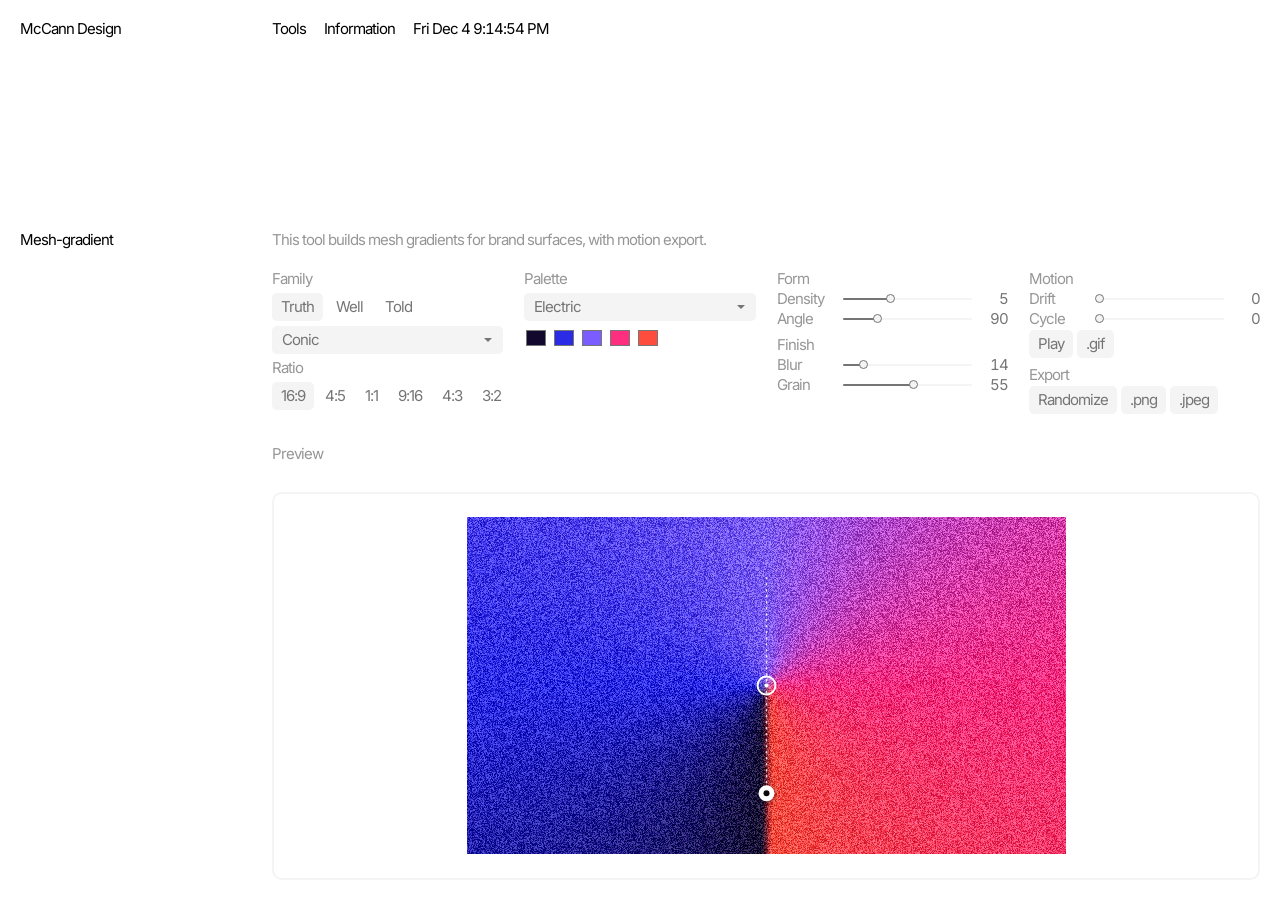
<file: mesh-gradient/index.html>
<!DOCTYPE html>
<html lang="en">
<head>
<meta charset="UTF-8">
<meta name="viewport" content="width=device-width, initial-scale=1.0">
<base target="_top">
<link rel="icon" href="../favicon.svg" type="image/svg+xml">
<link rel="icon" href="../favicon-32.png" sizes="32x32" type="image/png">
<link rel="apple-touch-icon" href="../apple-touch-icon.png">
<title>Mesh-gradient</title>
<link rel="preconnect" href="https://fonts.googleapis.com">
<link rel="preconnect" href="https://fonts.gstatic.com" crossorigin>
<link href="https://fonts.googleapis.com/css2?family=Inter:wght@400;600&display=swap" rel="stylesheet">
<link rel="stylesheet" href="../assets/design.css">
<style>

/* Mesh-gradient — suite language (export / varlogo / ada) */
.bb{
  --bb-fs:var(--suite-fs);
  --bb-track:-1px;
  --bb-label:#969696;
  --bb-chip:#757575;
  --bb-fill:#F4F4F4;
  --bb-radius:5px;
  --bb-stage-radius:10px;
  --bb-stage-stroke:2px solid var(--bb-fill);
  display:contents;
}

.bb__title,
.bb__band,
.bb__desc,
.bb__stage{
  font-family:var(--sans);
  font-size:var(--bb-fs);
  font-weight:400;
  letter-spacing:var(--bb-track);
  line-height:1.2;
  color:#000;
}

.bb__title{
  grid-column:1;
  grid-row:2;
  margin:0;
  padding:0;
  color:#000000;
  white-space:nowrap;
  align-self:start;
  z-index:2;
}

.bb__band{
  grid-column:2 / -1;
  grid-row:2;
  display:flex;
  flex-direction:column;
  gap:16px;
  min-width:0;
  align-self:start;
  z-index:2;
}

.bb__desc{
  margin:0;
  padding:0;
  color:var(--bb-label);
  flex:0 0 auto;
}

.bb__stage{
  grid-column:2 / -1;
  grid-row:3 / -1;
  display:flex;
  flex-direction:column;
  gap:var(--suite-gutter);
  min-width:0;
  min-height:0;
  align-self:stretch;
  justify-self:stretch;
  z-index:1;
}

.bb__source-head{
  display:flex;
  align-items:center;
  flex:0 0 auto;
  min-height:34px;
}
.bb__label{
  margin:0;
  color:var(--bb-label);
  font:inherit;
  letter-spacing:inherit;
  line-height:1.2;
}

#app{
  flex:1 1 auto;
  min-width:0;
  min-height:0;
  font-family:var(--sans);
  font-size:var(--bb-fs);
  letter-spacing:var(--bb-track);
  color:#000;
  background:transparent;
  padding:0;
  display:flex;
  flex-direction:column;
  min-height:0;
}
#app *{ box-sizing:border-box; }

#app .stage{
  background:transparent;
  border:var(--bb-stage-stroke);
  border-radius:var(--bb-stage-radius);
  display:flex;
  align-items:center;
  justify-content:center;
  padding:24px;
  min-width:0;
  min-height:0;
  flex:1 1 auto;
  height:100%;
  overflow:hidden;
}
#app #wrap{ position:relative; line-height:0; }
#app canvas{ display:block; }
#app #ov{ position:absolute; inset:0; overflow:visible; pointer-events:none; }
#app #ov .hit{ pointer-events:auto; cursor:grab; }
#app #ov .hit:active{ cursor:grabbing; }

.bb__controls{
  display:grid;
  grid-template-columns:repeat(4, minmax(0, 1fr));
  column-gap:var(--suite-gutter);
  row-gap:10px;
  align-items:start;
  flex:0 0 auto;
  min-width:0;
  min-height:0;
  font-family:var(--sans);
  font-size:var(--bb-fs);
  letter-spacing:var(--bb-track);
  color:#000;
}
.bb__controls *{ box-sizing:border-box; }

.bb__controls .grp,
.bb__controls .acts--main{
  display:flex;
  flex-direction:column;
  gap:5px;
  min-width:0;
}
.bb__controls .grp--tune,
.bb__controls .grp--motion{
  gap:2px;
}
.bb__controls .grp--setup{ grid-column:1; grid-row:1; }
.bb__controls .grp--palette{ grid-column:2; grid-row:1; }
.bb__controls .grp--tune{ grid-column:3; grid-row:1; }
.bb__controls .grp--motion{ grid-column:4; grid-row:1; }
.bb__controls .modes,
.bb__controls .chips,
.bb__controls .acts{
  display:flex;
  flex-wrap:wrap;
  gap:4px;
  margin:0;
  align-items:center;
}
.bb__controls .chips--ratios{
  flex-wrap:nowrap;
  gap:2px;
}
.bb__controls .chips--ratios button{
  padding:4px 7px;
  height:28px;
}

.bb__controls .modes button,
.bb__controls .chips button,
.bb__controls .acts button{
  appearance:none;
  font-family:var(--sans);
  font-size:var(--bb-fs);
  font-weight:400;
  letter-spacing:var(--bb-track);
  text-transform:none;
  padding:4px 9px;
  height:28px;
  box-sizing:border-box;
  display:inline-flex;
  align-items:center;
  justify-content:center;
  background:transparent;
  color:var(--bb-chip);
  border:0;
  border-radius:var(--bb-radius);
  cursor:pointer;
  line-height:1;
  transition:background .15s var(--ease), color .15s var(--ease);
}
.bb__controls .modes button:hover,
.bb__controls .chips button:hover,
.bb__controls .acts button:hover{ color:#000; }
.bb__controls .modes button.on,
.bb__controls .chips button.on{
  background:var(--bb-fill);
  color:var(--bb-chip);
}
.bb__controls .modes button.on:hover,
.bb__controls .chips button.on:hover{ color:#000; }
.bb__controls .acts button{ background:var(--bb-fill); }
.bb__controls .acts button:disabled{ opacity:.4; cursor:not-allowed; }
.bb__controls .acts button.rec{ color:#B93D3D; }

.bb__controls .lbl{
  font:inherit;
  letter-spacing:inherit;
  text-transform:none;
  color:var(--bb-label);
  margin:0;
  line-height:1.2;
}

.bb__controls .select{
  appearance:none;
  -webkit-appearance:none;
  font-family:var(--sans);
  font-size:var(--bb-fs);
  font-weight:400;
  letter-spacing:var(--bb-track);
  color:var(--bb-chip);
  background:var(--bb-fill) url("data:image/svg+xml,%3Csvg xmlns='http://www.w3.org/2000/svg' width='10' height='6' viewBox='0 0 10 6'%3E%3Cpath fill='%23757575' d='M1 1l4 4 4-4'/%3E%3C/svg%3E") no-repeat right 10px center;
  border:0;
  border-radius:var(--bb-radius);
  height:28px;
  padding:4px 28px 4px 10px;
  margin:0;
  box-sizing:border-box;
  cursor:pointer;
  line-height:1;
  min-width:0;
  max-width:100%;
  outline:none;
  transition:color .15s var(--ease);
}
.bb__controls .select:hover{ color:#000; }
.bb__controls .select:focus-visible{
  outline:1px solid var(--bb-chip);
  outline-offset:2px;
}
.bb__controls .stops{ display:flex; gap:4px; margin:0; flex-wrap:wrap; }
.bb__controls .stops input{
  width:24px; height:24px; padding:0; border:0; border-radius:var(--bb-radius);
  background:transparent; cursor:pointer;
}
.bb__controls .grp--tune .row + .lbl,
.bb__controls .grp--motion .row + .lbl,
.bb__controls .grp--motion .acts + .lbl{
  margin-top:6px;
}
.bb__controls .row{
  display:flex; align-items:center; gap:8px;
  font:inherit; letter-spacing:inherit;
  color:var(--bb-chip);
  min-height:18px;
}
.bb__controls .row span:first-child{
  width:58px; flex:none; color:var(--bb-label);
}
.bb__controls .row input[type=range]{
  -webkit-appearance:none;
  appearance:none;
  flex:1;
  min-width:0;
  height:18px;
  margin:0;
  padding:0;
  background:transparent;
  cursor:pointer;
  --bb-range-p:0%;
}
.bb__controls .row input[type=range]:focus{ outline:none; }

/* Track: soft fill + ink progress */
.bb__controls .row input[type=range]::-webkit-slider-runnable-track{
  height:2px;
  border-radius:1px;
  background:
    linear-gradient(var(--bb-chip), var(--bb-chip)) 0 / var(--bb-range-p) 100% no-repeat,
    var(--bb-fill);
}
.bb__controls .row input[type=range]::-moz-range-track{
  height:2px;
  border:0;
  border-radius:1px;
  background:var(--bb-fill);
}
.bb__controls .row input[type=range]::-moz-range-progress{
  height:2px;
  border-radius:1px;
  background:var(--bb-chip);
}

/* Thumb: soft fill disc */
.bb__controls .row input[type=range]::-webkit-slider-thumb{
  -webkit-appearance:none;
  appearance:none;
  width:9px;
  height:9px;
  margin-top:-3.5px;
  border-radius:50%;
  background:var(--bb-fill);
  border:1.5px solid var(--bb-chip);
  box-shadow:none;
  transition:transform .15s var(--ease), background .15s var(--ease), border-color .15s var(--ease);
}
.bb__controls .row input[type=range]::-moz-range-thumb{
  width:9px;
  height:9px;
  border-radius:50%;
  background:var(--bb-fill);
  border:1.5px solid var(--bb-chip);
  box-shadow:none;
  transition:transform .15s var(--ease), background .15s var(--ease), border-color .15s var(--ease);
}
.bb__controls .row input[type=range]:hover::-webkit-slider-thumb,
.bb__controls .row input[type=range]:hover::-moz-range-thumb{
  transform:scale(1.12);
  border-color:#000;
}
.bb__controls .row input[type=range]:active::-webkit-slider-thumb,
.bb__controls .row input[type=range]:active::-moz-range-thumb{
  background:var(--bb-fill);
  transform:scale(1.08);
}
.bb__controls .row input[type=range]:focus-visible::-webkit-slider-thumb{
  outline:2px solid var(--bb-chip);
  outline-offset:2px;
}
.bb__controls .row input[type=range]:focus-visible::-moz-range-thumb{
  outline:2px solid var(--bb-chip);
  outline-offset:2px;
}

.bb__controls .row .val{
  width:28px; text-align:right; color:var(--bb-chip); flex:none;
  font-variant-numeric:tabular-nums;
}
.bb__controls .row input[type=checkbox]{
  -webkit-appearance:none;
  appearance:none;
  width:14px;
  height:14px;
  margin:0;
  flex:none;
  border:1.5px solid var(--bb-chip);
  border-radius:3px;
  background:transparent;
  cursor:pointer;
  position:relative;
  transition:background .15s var(--ease), border-color .15s var(--ease);
}
.bb__controls .row input[type=checkbox]:hover{ border-color:#000; }
.bb__controls .row input[type=checkbox]:checked{
  background:#000;
  border-color:#000;
}
.bb__controls .row input[type=checkbox]:checked::after{
  content:"";
  position:absolute;
  left:3.5px; top:1px;
  width:4px; height:7px;
  border:solid #fff;
  border-width:0 1.5px 1.5px 0;
  transform:rotate(45deg);
}
.bb__controls #status{ font:inherit; letter-spacing:inherit; color:var(--bb-label); min-height:0; margin:0; }
@media(max-width:1100px){
  .bb__controls{ grid-template-columns:repeat(2, minmax(0, 1fr)); }
  .bb__controls .grp--setup{ grid-column:1; grid-row:1; }
  .bb__controls .grp--palette{ grid-column:2; grid-row:1; }
  .bb__controls .grp--tune{ grid-column:1; grid-row:2; }
  .bb__controls .grp--motion{ grid-column:2; grid-row:2; }
  .bb__controls .chips--ratios{ flex-wrap:wrap; }
}
@media(max-width:700px){
  .bb__controls{ grid-template-columns:1fr; }
  .bb__controls .grp--setup,
  .bb__controls .grp--palette,
  .bb__controls .grp--tune,
  .bb__controls .grp--motion{ grid-column:1; grid-row:auto; }
  #app .stage{ min-height:240px; }
}

</style>
</head>
<body>

<div class="bb">
  <h1 class="bb__title">Mesh-gradient</h1>
  <div class="bb__band">
    <p class="bb__desc">This tool builds mesh gradients for brand surfaces, with motion export.</p>
  </div>
  <div class="bb__stage">
    <div class="bb__controls" id="controls"></div>
    <div class="bb__source-head">
      <p class="bb__label">Preview</p>
    </div>
    <div id="app"></div>
  </div>
</div>

<script src="../assets/nav.js"></script>
<script type="module">

const app=document.getElementById('app');

const PALETTES={
  electric:['#12082e','#2b2be6','#7b5cff','#ff2e7e','#ff4d3d'],
  sunset  :['#3a0d0d','#d94a2a','#ecdcc4','#0b1a5e','#2b6bff'],
  aura    :['#2540ff','#ff3ea5','#ff8a4c','#ffd6a8','#fff2e0'],
  candy   :['#ff2fb0','#c94fff','#3aa0ff','#8fe8ff','#ffe3f2'],
  ember   :['#0a1240','#5b1e8a','#c81f4b','#ff5a2c','#ffc93a'],
  cyber   :['#ffab2e','#ff3b3b','#ff2fb0','#2c6bff','#22d0e0'],
  moss    :['#b7e26a','#6d8f7b','#3d3f8f','#8a2be2','#c77dff'],
  bloom   :['#1a0620','#6b1d5c','#d43f8d','#ff9ec4','#ffe8f2'],
};

/* corrected family mapping:
   TRUTH = conic family, WELL = rectangular family, TOLD = sphere family */
const FAM={
  TRUTH:{vars:['conic','sweep','radial','bloom'],blur:{conic:1.0,sweep:1.3,radial:1.0,bloom:1.8},
         ctrl:{conic:'center',sweep:'center',radial:'center',bloom:'center'}},
  WELL :{vars:['horizon','columns','stripes','weave'],blur:{horizon:.9,columns:.5,stripes:.7,weave:.5},
         ctrl:{horizon:'dir',columns:'dir',stripes:'dir',weave:'center'}},
  TOLD :{vars:['spheres','aura','mesh','orbit'],blur:{spheres:.14,aura:1.5,mesh:2.6,orbit:.9},
         ctrl:{spheres:'none',aura:'none',mesh:'none',orbit:'center'}},
};
const ELEMENTAL=['spheres','aura','mesh','orbit','radial','bloom','columns','stripes','weave'];

const controls=document.getElementById('controls');

app.innerHTML=`
<div class="stage"><div id="wrap"><canvas id="cv"></canvas><svg id="ov"></svg></div></div>`;

controls.innerHTML=`
  <div class="grp grp--setup">
    <div class="lbl">Family</div>
    <div class="modes">
      <button data-m="TRUTH" class="on">Truth</button>
      <button data-m="WELL">Well</button>
      <button data-m="TOLD">Told</button>
    </div>
    <select class="select" id="vars" aria-label="Variant"></select>
    <div class="lbl">Ratio</div>
    <div class="chips chips--ratios" id="ratios"></div>
  </div>

  <div class="grp grp--palette">
    <div class="lbl">Palette</div>
    <select class="select" id="pals" aria-label="Palette"></select>
    <div class="stops" id="stops"></div>
  </div>

  <div class="grp grp--tune">
    <div class="lbl">Form</div>
    <div class="row"><span>Density</span><input type="range" id="den" min="1" max="12" step=".5" value="5"><span class="val" id="den-v">5</span></div>
    <div class="row"><span>Angle</span><input type="range" id="ang" min="0" max="360" value="90"><span class="val" id="ang-v">90</span></div>
    <div class="lbl">Finish</div>
    <div class="row"><span>Blur</span><input type="range" id="soft" min="0" max="100" value="14"><span class="val" id="soft-v">14</span></div>
    <div class="row"><span>Grain</span><input type="range" id="grain" min="0" max="100" value="55"><span class="val" id="grain-v">55</span></div>
  </div>

  <div class="grp grp--motion">
    <div class="lbl">Motion</div>
    <div class="row"><span>Drift</span><input type="range" id="drift" min="0" max="100" value="0"><span class="val" id="drift-v">0</span></div>
    <div class="row"><span>Cycle</span><input type="range" id="cyc" min="0" max="3" step="1" value="0"><span class="val" id="cyc-v">0</span></div>
    <div class="acts">
      <button id="play">Play</button>
      <button id="gif">.gif</button>
    </div>
    <div class="lbl">Export</div>
    <div class="acts">
      <button id="rand">Randomize</button>
      <button id="png">.png</button>
      <button id="jpg">.jpeg</button>
    </div>
    <div id="status"></div>
  </div>
`;

/* ---------- helpers ---------- */
const cl=(v,a=0,b=1)=>v<a?a:v>b?b:v;
const cl255=v=>v<0?0:v>255?255:v;
function mulberry32(a){return function(){a|=0;a=a+0x6D2B79F5|0;let t=Math.imul(a^a>>>15,1|a);t=t+Math.imul(t^t>>>7,61|t)^t;return((t^t>>>14)>>>0)/4294967296}}
const hexToRgb=h=>{const n=parseInt(h.slice(1),16);return{r:n>>16&255,g:n>>8&255,b:n&255}};
const rgbToHex=(r,g,b)=>'#'+((1<<24)+(Math.round(r)<<16)+(Math.round(g)<<8)+Math.round(b)).toString(16).slice(1);
const mix=(a,b,t)=>{const A=hexToRgb(a),B=hexToRgb(b);return rgbToHex(A.r+(B.r-A.r)*t,A.g+(B.g-A.g)*t,A.b+(B.b-A.b)*t)};
const hexA=(h,a)=>{const{r,g,b}=hexToRgb(h);return`rgba(${r},${g},${b},${a})`};
const $=id=>document.getElementById(id);
const sentence=s=>s.charAt(0).toUpperCase()+s.slice(1).toLowerCase();
const mkStops=cols=>cols.map((c,i)=>({t:i/(cols.length-1),color:c}));
const clone=st=>st.map(s=>({...s}));
function rgbToHsv(r,g,b){r/=255;g/=255;b/=255;const mx=Math.max(r,g,b),mn=Math.min(r,g,b),d=mx-mn;let h=0;if(d){if(mx===r)h=((g-b)/d)%6;else if(mx===g)h=(b-r)/d+2;else h=(r-g)/d+4;h*=60;if(h<0)h+=360}return{h,s:mx?d/mx:0,v:mx}}
function hsvToRgb(h,s,v){h=((h%360)+360)%360;const c=v*s,x=c*(1-Math.abs((h/60)%2-1)),m=v-c;let r,g,b;if(h<60)[r,g,b]=[c,x,0];else if(h<120)[r,g,b]=[x,c,0];else if(h<180)[r,g,b]=[0,c,x];else if(h<240)[r,g,b]=[0,x,c];else if(h<300)[r,g,b]=[x,0,c];else[r,g,b]=[c,0,x];return{r:(r+m)*255,g:(g+m)*255,b:(b+m)*255}}
function hueShift(hex,deg){const{r,g,b}=hexToRgb(hex);const hsv=rgbToHsv(r,g,b);const o=hsvToRgb(hsv.h+deg,hsv.s,hsv.v);return rgbToHex(o.r,o.g,o.b)}

const RATIOS=['16:9','4:5','1:1','9:16','4:3','3:2'];
const ratioN=r=>{const[a,b]=r.split(':').map(Number);return a/b};
const LOOP_S=2;

/* ---------- state ---------- */
const state={
  fam:'TRUTH', variant:'conic', palette:'electric', seed:42,
  base:mkStops(PALETTES.electric), elems:{}, selEl:null,
  ratio:'16:9', cx:.5, cy:.5,
};
/* animation phase, applied on top of static controls */
const PH={t:0, on:false, frame:0};

function effAngle(){return (+$('ang').value)*Math.PI/180}
function effC(W,H){
  const d=+$('drift').value/100*.12;
  return {cx:(state.cx+d*Math.cos(PH.t*2*Math.PI))*W, cy:(state.cy+d*Math.sin(PH.t*2*Math.PI))*H};
}
function shifted(st){
  const deg=PH.t*360*(+$('cyc').value);
  return deg?st.map(o=>({t:o.t,color:hueShift(o.color,deg)})):st;
}

/* ---------- ramp sampling ---------- */
const sortSt=a=>[...a].sort((x,y)=>x.t-y.t);
function sampleStops(st,t){st=shifted(st);const s=sortSt(st);t=cl(t);
  if(t<=s[0].t)return s[0].color;if(t>=s[s.length-1].t)return s[s.length-1].color;
  let i=0;while(i<s.length-1&&s[i+1].t<t)i++;
  const l=(t-s[i].t)/(s[i+1].t-s[i].t||1);return mix(s[i].color,s[i+1].color,l)}
function rampSeg(gr,st,a=0,b=1){sortSt(shifted(st)).forEach(o=>gr.addColorStop(cl(a+(b-a)*o.t),o.color))}
const rampFor=i=>state.elems[i]||state.base;
const hasOv=i=>!!state.elems[i];

/* ---------- element layout ---------- */
function layout(W,H){
  const v=state.variant,out=[],rng=mulberry32(state.seed*2654435761>>>0);
  const den=+$('den').value,{cx,cy}=effC(W,H);
  if(v==='spheres'){const N=2+Math.round(den),r=W/N/2*.99,rows=Math.ceil(H/(r*2))+1;
    for(let row=0;row<rows;row++)for(let i=0;i<N+1;i++)out.push({kind:'circle',i:row*(N+1)+i,cx:i*r*2,cy:row*r*2*.99+r,r});}
  else if(v==='aura'){const cX=2+Math.round(den*.9),r=W/cX*.62,cY=Math.ceil(H/(r*1.5))+1;
    for(let row=0;row<cY;row++)for(let col=0;col<cX;col++)
      out.push({kind:'circle',i:row*cX+col,cx:(col+.5)*(W/cX)+(row%2?W/cX/2:0),cy:H-row*r*1.5-r*.2,r});}
  else if(v==='mesh'){const N=Math.round(den*4);
    for(let i=0;i<N;i++){const x=rng()*W,y=rng()*H,r=W*(.22+rng()*.28);out.push({kind:'circle',i,cx:x,cy:y,r:r*.55});}}
  else if(v==='orbit'){const N=Math.round(3+den*1.5),R=Math.hypot(W,H)*.42;
    for(let i=N;i>0;i--){const f=i/N;out.push({kind:'circle',i,cx,cy,r:R*f});}}
  else if(v==='columns'){const N=Math.round(3+den*1.3),bw=W/N;
    for(let i=0;i<N;i++)out.push({kind:'rect',i,x:i*bw,y:0,w:bw,h:H});}
  else if(v==='weave'){const N=Math.round(2+den),tile=W/N,rows=Math.ceil(H/tile)+1;
    for(let r=0;r<rows;r++)for(let c=-1;c<=N;c++)
      out.push({kind:'rect',i:r*(N+2)+(c+1),x:c*tile+(r%2?tile/2:0),y:r*tile,w:tile,h:tile,horiz:(r+c)%2===0});}
  else if(v==='stripes'){const D=Math.round(den);for(let k=0;k<D;k++)out.push({kind:'band',i:k});}
  else if(v==='radial'){const D=Math.round(den);for(let k=0;k<D;k++)out.push({kind:'ringr',i:k});}
  else if(v==='bloom'){const N=Math.round(den*2);
    for(let i=0;i<N;i++){const ang=i/N*Math.PI*2,rad=Math.hypot(W,H)*(.18+rng()*.22);
      out.push({kind:'circle',i,cx:cx+Math.cos(ang)*W*.28,cy:cy+Math.sin(ang)*H*.28,r:rad*.5});}}
  return out;
}

/* ---------- base render ---------- */
const buf=document.createElement('canvas'),bx=buf.getContext('2d',{willReadFrequently:true});

function drawBase(b,W,H){
  const v=state.variant,rng=mulberry32(state.seed*2654435761>>>0);
  const den=+$('den').value,a=effAngle(),{cx,cy}=effC(W,H);
  b.clearRect(0,0,W,H);

  if(v==='spheres'){
    const bg=sampleStops(state.base,.5),w=b.createLinearGradient(0,0,0,H);
    w.addColorStop(0,mix(bg,'#000',.06));w.addColorStop(1,mix(bg,'#fff',.06));
    b.fillStyle=w;b.fillRect(0,0,W,H);
    const N=2+Math.round(den),r=W/N/2*.99,rows=Math.ceil(H/(r*2))+1;
    for(let row=0;row<rows;row++)for(let i=0;i<N+1;i++){
      const idx=row*(N+1)+i,st=rampFor(idx),x=i*r*2,y=row*r*2*.99+r;
      const gr=b.createRadialGradient(x,y-r*.35,r*.12,x,y-r*.1,r*1.15);
      gr.addColorStop(0,sampleStops(st,0));gr.addColorStop(.45,sampleStops(st,.45));
      gr.addColorStop(.9,sampleStops(st,.9));gr.addColorStop(1,mix(sampleStops(st,.9),'#fff',.35));
      b.fillStyle=gr;b.beginPath();b.arc(x,y,r,0,7);b.fill();}
  }
  else if(v==='aura'){
    const bg=b.createLinearGradient(0,0,0,H);rampSeg(bg,state.base);b.fillStyle=bg;b.fillRect(0,0,W,H);
    const cX=2+Math.round(den*.9),r=W/cX*.62,cY=Math.ceil(H/(r*1.5))+1;
    for(let row=0;row<cY;row++)for(let col=0;col<cX;col++){
      const idx=row*cX+col,st=rampFor(idx);
      const orb=sampleStops(st,.55),hi=mix(orb,'#fff7ec',.55);
      const x=(col+.5)*(W/cX)+(row%2?W/cX/2:0),y=H-row*r*1.5-r*.2;
      const gr=b.createRadialGradient(x,y-r*.15,r*.05,x,y,r*1.05);
      gr.addColorStop(0,hi);gr.addColorStop(.55,orb);gr.addColorStop(1,hexA(orb,0));
      b.fillStyle=gr;b.beginPath();b.arc(x,y,r,0,7);b.fill();}
  }
  else if(v==='mesh'){
    b.fillStyle=sampleStops(state.base,0);b.fillRect(0,0,W,H);
    const N=Math.round(den*4);
    for(let i=0;i<N;i++){
      const x=rng()*W,y=rng()*H,r=W*(.22+rng()*.28),st=rampFor(i);
      const c=hasOv(i)?sampleStops(st,.5):sampleStops(st,(i*0.6180339887)%1);
      const gr=b.createRadialGradient(x,y,0,x,y,r);
      gr.addColorStop(0,hexA(c,.95));gr.addColorStop(1,hexA(c,0));
      b.fillStyle=gr;b.fillRect(0,0,W,H);}
  }
  else if(v==='orbit'){
    b.fillStyle=sampleStops(state.base,.15);b.fillRect(0,0,W,H);
    const N=Math.round(3+den*1.5),R=Math.hypot(W,H)*.42;
    for(let i=N;i>0;i--){
      const f=i/N,r=R*f,st=rampFor(i);
      const x=cx+Math.cos(a)*W*.06*(1-f),y=cy+Math.sin(a)*H*.06*(1-f);
      const c=hasOv(i)?sampleStops(st,.5):sampleStops(st,1-f);
      const gr=b.createRadialGradient(x,y-r*.3,r*.05,x,y,r);
      gr.addColorStop(0,mix(c,'#fff',.3));gr.addColorStop(.7,c);gr.addColorStop(1,hexA(c,0));
      b.fillStyle=gr;b.beginPath();b.arc(x,y,r,0,7);b.fill();}
  }
  else if(v==='conic'){
    const gr=b.createConicGradient(a,cx,cy);rampSeg(gr,state.base);b.fillStyle=gr;b.fillRect(0,0,W,H);
  }
  else if(v==='sweep'){
    const gr=b.createConicGradient(a,cx,cy),s=sortSt(shifted(state.base));
    s.forEach(o=>gr.addColorStop(cl(o.t*.5),o.color));
    [...s].reverse().forEach(o=>gr.addColorStop(cl(.5+(1-o.t)*.5),o.color));
    b.fillStyle=gr;b.fillRect(0,0,W,H);
    const vg=b.createRadialGradient(cx,cy,0,cx,cy,Math.hypot(W,H)*.5);
    vg.addColorStop(0,hexA(sampleStops(state.base,.5),.5));
    vg.addColorStop(1,hexA(sampleStops(state.base,.5),0));
    b.fillStyle=vg;b.fillRect(0,0,W,H);
  }
  else if(v==='radial'){
    const R=Math.hypot(W,H)*.72,D=Math.round(den);
    const gr=b.createRadialGradient(cx,cy,0,cx,cy,R);
    for(let k=0;k<D;k++)rampSeg(gr,rampFor(k),k/D,(k+1)/D);
    b.fillStyle=gr;b.fillRect(0,0,W,H);
  }
  else if(v==='bloom'){
    b.fillStyle=sampleStops(state.base,0);b.fillRect(0,0,W,H);
    const N=Math.round(den*2);
    for(let i=0;i<N;i++){
      const ang=a+i/N*Math.PI*2,rad=Math.hypot(W,H)*(.18+rng()*.22),st=rampFor(i);
      const x=cx+Math.cos(ang)*W*.28,y=cy+Math.sin(ang)*H*.28;
      const c=hasOv(i)?sampleStops(st,.5):sampleStops(st,i/N);
      const gr=b.createRadialGradient(x,y,0,x,y,rad);
      gr.addColorStop(0,hexA(c,.9));gr.addColorStop(1,hexA(c,0));
      b.fillStyle=gr;b.fillRect(0,0,W,H);}
  }
  else if(v==='horizon'){
    const L=Math.hypot(W,H);
    const gr=b.createLinearGradient(cx-Math.cos(a)*L/2,cy-Math.sin(a)*L/2,cx+Math.cos(a)*L/2,cy+Math.sin(a)*L/2);
    rampSeg(gr,state.base);b.fillStyle=gr;b.fillRect(0,0,W,H);
  }
  else if(v==='columns'){
    const N=Math.round(3+den*1.3),bw=W/N;
    for(let i=0;i<N;i++){
      const off=(rng()-.5)*H*.6;
      const gr=b.createLinearGradient(0,-off,0,H-off);rampSeg(gr,rampFor(i));
      b.fillStyle=gr;b.fillRect(i*bw,-H,bw+1,H*3);}
  }
  else if(v==='stripes'){
    const span=Math.hypot(W,H)*1.15,D=Math.round(den);
    b.save();b.translate(cx,cy);b.rotate(a);
    const gr=b.createLinearGradient(0,-span/2,0,span/2);
    for(let k=0;k<D;k++)rampSeg(gr,rampFor(k),k/D,(k+1)/D);
    b.fillStyle=gr;b.fillRect(-span/2,-span/2,span,span);b.restore();
  }
  else if(v==='weave'){
    const N=Math.round(2+den),tile=W/N,rows=Math.ceil(H/tile)+1;
    for(let r=0;r<rows;r++)for(let c=-1;c<=N;c++){
      const x=c*tile+(r%2?tile/2:0),y=r*tile,idx=r*(N+2)+(c+1),horiz=(r+c)%2===0;
      const gr=horiz?b.createLinearGradient(x,0,x+tile,0):b.createLinearGradient(0,y,0,y+tile);
      rampSeg(gr,rampFor(idx));b.fillStyle=gr;b.fillRect(x,y,tile+1,tile+1);}
  }
}

/* ---------- gradient render: base -> blur -> grain ---------- */
function renderGrad(target,W,H,refW){
  buf.width=W;buf.height=H;drawBase(bx,W,H);
  const t=target.getContext('2d',{willReadFrequently:true});
  target.width=W;target.height=H;t.clearRect(0,0,W,H);
  const blur=(+$('soft').value/100)*refW*.04*(FAM[state.fam].blur[state.variant]||1);
  t.filter=blur>.4?`blur(${blur}px)`:'none';
  const ox=W*.06,oy=H*.06;
  t.drawImage(buf,-ox,-oy,W+ox*2,H+oy*2);
  t.filter='none';
  addGrain(t,W,H,refW);
}
function addGrain(c,W,H,refW){
  const G=+$('grain').value;if(G<=0)return;
  const img=c.getImageData(0,0,W,H),d=img.data;
  const fseed=PH.on?PH.frame:0;
  const rng=mulberry32(((state.seed*2654435761>>>0)^0x9e3779b9)+fseed*7919);
  const amt=(G/100)*95,cell=Math.max(1,Math.round(W/refW));
  if(cell===1){
    for(let i=0;i<d.length;i+=4){const n=(rng()-.5)*amt*2;
      d[i]=cl255(d[i]+n);d[i+1]=cl255(d[i+1]+n);d[i+2]=cl255(d[i+2]+n);}
  }else{
    for(let y=0;y<H;y+=cell)for(let x=0;x<W;x+=cell){
      const n=(rng()-.5)*amt*2;
      for(let dy=0;dy<cell&&y+dy<H;dy++)for(let dx=0;dx<cell&&x+dx<W;dx++){
        const i=((y+dy)*W+x+dx)*4;
        d[i]=cl255(d[i]+n);d[i+1]=cl255(d[i+1]+n);d[i+2]=cl255(d[i+2]+n);}}
  }
  c.putImageData(img,0,0);
}

function renderCurrent(target,W,H,refW){
  renderGrad(target,W,H,refW);
}


/* ---------- canvas handles (gradient tab only) ---------- */
const cv=$('cv'),ov=$('ov'),wrap=$('wrap');
let cw=0,ch=0;
const svgEl=(tag,at)=>{const e=document.createElementNS('http://www.w3.org/2000/svg',tag);
  for(const k in at)e.setAttribute(k,at[k]);return e};

function drawOverlay(){
  ov.innerHTML='';ov.setAttribute('width',cw);ov.setAttribute('height',ch);
  ov.style.width=cw+'px';ov.style.height=ch+'px';
  if(PH.on)return;
  const ctrl=FAM[state.fam].ctrl[state.variant];
  if(ctrl!=='none'){
    const cxp=state.cx*cw,cyp=state.cy*ch,len=Math.min(cw,ch)*.32,a=+$('ang').value*Math.PI/180;
    const hx=cxp+Math.cos(a)*len,hy=cyp+Math.sin(a)*len;
    ov.appendChild(svgEl('line',{x1:cxp-Math.cos(a)*len,y1:cyp-Math.sin(a)*len,x2:hx,y2:hy,
      stroke:'rgba(255,255,255,.85)','stroke-width':1.5,'stroke-dasharray':'1 5','stroke-linecap':'round',
      filter:'drop-shadow(0 1px 2px rgba(0,0,0,.5))'}));
    const ah=svgEl('circle',{cx:hx,cy:hy,r:8,fill:'#fff',class:'hit',
      filter:'drop-shadow(0 1px 3px rgba(0,0,0,.5))'});
    ov.appendChild(ah);
    ov.appendChild(svgEl('circle',{cx:hx,cy:hy,r:3,fill:'#0a0a0c','pointer-events':'none'}));
    dragHandle(ah,(px,py)=>{
      const ang=(Math.atan2(py-state.cy*ch,px-state.cx*cw)*180/Math.PI+360)%360;
      const el=$('ang');el.value=Math.round(ang);$('ang-v').textContent=Math.round(ang);syncRange(el);draw();});
    if(ctrl==='center'){
      const cr=svgEl('circle',{cx:cxp,cy:cyp,r:9,fill:'rgba(255,255,255,.15)',
        stroke:'#fff','stroke-width':2,class:'hit'});
      ov.appendChild(cr);
      ov.appendChild(svgEl('circle',{cx:cxp,cy:cyp,r:2,fill:'#fff','pointer-events':'none'}));
      dragHandle(cr,(px,py)=>{state.cx=cl(px/cw);state.cy=cl(py/ch);draw()});
    }else ov.appendChild(svgEl('circle',{cx:cxp,cy:cyp,r:4,fill:'#fff','pointer-events':'none',opacity:.8}));
  }
  if(state.selEl!=null&&ELEMENTAL.includes(state.variant))drawElHighlight();
}
function drawElHighlight(){
  const v=state.variant,i=state.selEl,cxp=state.cx*cw,cyp=state.cy*ch;
  const S={stroke:'#fff','stroke-width':2.5,fill:'none',
    filter:'drop-shadow(0 1px 3px rgba(0,0,0,.7))','pointer-events':'none'};
  if(v==='stripes'){
    const D=Math.round(+$('den').value),span=Math.hypot(cw,ch)*1.15,bh=span/D,y=-span/2+i*bh;
    const gp=svgEl('g',{transform:`translate(${cxp} ${cyp}) rotate(${+$('ang').value})`,'pointer-events':'none'});
    gp.appendChild(svgEl('rect',Object.assign({x:-span/2,y,width:span,height:bh},S)));ov.appendChild(gp);
  }else if(v==='radial'){
    const D=Math.round(+$('den').value),R=Math.hypot(cw,ch)*.72;
    ov.appendChild(svgEl('circle',Object.assign({cx:cxp,cy:cyp,r:(i+1)/D*R},S)));
    if(i>0)ov.appendChild(svgEl('circle',Object.assign({cx:cxp,cy:cyp,r:i/D*R},S)));
  }else{
    const e=layout(cw,ch).find(el=>el.i===i);if(!e)return;
    if(e.kind==='circle')ov.appendChild(svgEl('circle',Object.assign({cx:e.cx,cy:e.cy,r:e.r},S)));
    else if(e.kind==='rect')ov.appendChild(svgEl('rect',Object.assign({x:e.x,y:e.y,width:e.w,height:e.h},S)));
  }
}
function dragHandle(el,onMove){
  el.addEventListener('pointerdown',e=>{
    e.preventDefault();e.stopPropagation();
    const rect=cv.getBoundingClientRect();
    const mv=ev=>onMove(ev.clientX-rect.left,ev.clientY-rect.top);
    const up=()=>{document.removeEventListener('pointermove',mv);document.removeEventListener('pointerup',up)};
    document.addEventListener('pointermove',mv);document.addEventListener('pointerup',up);
  });
}

/* ---------- element hit-test ---------- */
function hitTest(px,py){
  const v=state.variant,den=+$('den').value;
  if(v==='stripes'){
    const cx=state.cx*cw,cy=state.cy*ch,a=+$('ang').value*Math.PI/180;
    const dx=px-cx,dy=py-cy,ly=-dx*Math.sin(a)+dy*Math.cos(a);
    const span=Math.hypot(cw,ch)*1.15,D=Math.round(den);
    return cl(Math.floor((ly+span/2)/span*D),0,D-1);
  }
  if(v==='radial'){
    const cx=state.cx*cw,cy=state.cy*ch,d=Math.hypot(px-cx,py-cy);
    const R=Math.hypot(cw,ch)*.72,D=Math.round(den);
    return cl(Math.floor(d/R*D),0,D-1);
  }
  let best=null,bd=1e9;
  for(const e of layout(cw,ch)){
    if(e.kind==='circle'){const d=Math.hypot(px-e.cx,py-e.cy);if(d<=e.r&&d<bd){bd=d;best=e.i}}
    else if(e.kind==='rect'){if(px>=e.x&&px<=e.x+e.w&&py>=e.y&&py<=e.y+e.h){best=e.i;break}}
  }
  return best;
}
cv.addEventListener('pointerdown',e=>{
  if(PH.on||!ELEMENTAL.includes(state.variant))return;
  const r=cv.getBoundingClientRect(),i=hitTest(e.clientX-r.left,e.clientY-r.top);
  if(i==null){
    if(state.selEl!=null){state.selEl=null;syncStops();draw()}
    return;
  }
  state.selEl=i;
  if(!state.elems[i])state.elems[i]=clone(state.base);
  syncStops();draw();
});

/* ---------- editing target ---------- */
function editTarget(){
  if(state.selEl!=null){
    if(!state.elems[state.selEl])state.elems[state.selEl]=clone(state.base);
    return state.elems[state.selEl];
  }
  return state.base;
}

/* ---------- UI build ---------- */
function buildPals(){
  const sel=$('pals');
  sel.innerHTML=Object.keys(PALETTES).map(k=>
    `<option value="${k}" ${k===state.palette?'selected':''}>${sentence(k)}</option>`).join('');
  sel.onchange=()=>{
    state.palette=sel.value;
    const st=mkStops(PALETTES[sel.value]);
    if(state.selEl!=null)state.elems[state.selEl]=st;else{state.base=st;state.elems={}}
    syncStops();draw();
  };
}
function syncStops(){
  const tgt=editTarget();
  $('stops').innerHTML=tgt.map((o,i)=>
    `<input type="color" value="${o.color}" data-i="${i}">`).join('');
  $('stops').querySelectorAll('input').forEach(inp=>inp.oninput=()=>{
    editTarget()[+inp.dataset.i].color=inp.value;draw();
  });
}
function buildVars(){
  const sel=$('vars');
  const list=FAM[state.fam].vars;
  if(!list.includes(state.variant))state.variant=list[0];
  sel.innerHTML=list.map(v=>
    `<option value="${v}" ${v===state.variant?'selected':''}>${sentence(v)}</option>`).join('');
  sel.onchange=()=>{
    state.variant=sel.value;state.selEl=null;state.elems={};
    syncStops();draw();
  };
}
function buildRatios(){
  $('ratios').innerHTML=RATIOS.map(r=>
    `<button data-r="${r}" class="${r===state.ratio?'on':''}">${r}</button>`).join('');
  $('ratios').querySelectorAll('button').forEach(b=>b.onclick=()=>{
    state.ratio=b.dataset.r;buildRatios();draw();
  });
}
document.querySelectorAll('.modes button').forEach(b=>b.onclick=()=>{
  document.querySelectorAll('.modes button').forEach(x=>x.classList.remove('on'));
  b.classList.add('on');
  state.fam=b.dataset.m;state.variant=FAM[state.fam].vars[0];
  state.selEl=null;state.elems={};
  buildVars();syncStops();draw();
});
function syncRange(el){
  const min=+el.min||0, max=+el.max||100, val=+el.value;
  el.style.setProperty('--bb-range-p', `${((val-min)/(max-min||1))*100}%`);
}
['den','ang','soft','grain','drift','cyc'].forEach(id=>{
  const el=$(id);
  syncRange(el);
  el.oninput=()=>{
    syncRange(el);
    $(id+'-v').textContent=el.value;
    if(!PH.on)draw();
  };
});

$('rand').onclick=()=>{
  const keys=Object.keys(PALETTES);
  state.palette=keys[Math.floor(Math.random()*keys.length)];
  state.base=mkStops(PALETTES[state.palette]);
  state.elems={};state.selEl=null;
  state.seed=Math.floor(Math.random()*999);
  const set=(id,v)=>{const el=$(id);el.value=v;$(id+'-v').textContent=v;syncRange(el)};
  set('ang',Math.floor(Math.random()*360));
  set('den',(2+Math.random()*8).toFixed(1));
  state.cx=.3+Math.random()*.4;state.cy=.3+Math.random()*.4;
  buildPals();syncStops();draw();
};

/* ---------- stills export ---------- */
function exportAt(type,ext,q){
  const r=ratioN(state.ratio);
  let W=r>=1?3840:2160,H=Math.round(W/r);
  const off=document.createElement('canvas');
  renderCurrent(off,W,H,r>=1?W:H);
  off.toBlob(b=>{
    const a=document.createElement('a');a.href=URL.createObjectURL(b);
    a.download=`${state.fam.toLowerCase()}-${state.variant}-${state.ratio.replace(':','x')}-${state.seed}.${ext}`;
    a.click();URL.revokeObjectURL(a.href);
  },type,q);
  draw();
}
$('png').onclick=()=>exportAt('image/png','png');
$('jpg').onclick=()=>exportAt('image/jpeg','jpeg',.95);

/* ---------- animation ---------- */
let animRAF=null;
function setStatus(s){$('status').textContent=s}
function animTick(){
  PH.t=((performance.now()/1000)%LOOP_S)/LOOP_S;
  PH.frame++;
  const dpr=1;  // reduced res while animating
  let W=Math.round(cw*dpr),H=Math.round(ch*dpr);
  const cap=980;if(W>cap){const k=cap/W;W=cap;H=Math.round(H*k)}
  renderCurrent(cv,W,H,W);
  animRAF=requestAnimationFrame(animTick);
}
$('play').onclick=()=>{
  if(PH.on){
    PH.on=false;cancelAnimationFrame(animRAF);animRAF=null;
    PH.t=0;$('play').textContent='Play';draw();
  }else{
    PH.on=true;$('play').textContent='Stop';drawOverlay();animTick();
  }
};

/* offline gif export via gif.js (worker loaded as blob to dodge cross-origin) */
let gifLibReady=null;
function loadGifLib(){
  if(gifLibReady)return gifLibReady;
  gifLibReady=(async()=>{
    await new Promise((res,rej)=>{
      const s=document.createElement('script');
      s.src='https://cdnjs.cloudflare.com/ajax/libs/gif.js/0.2.0/gif.js';
      s.onload=res;s.onerror=rej;document.head.appendChild(s);
    });
    const wsrc=await fetch('https://cdnjs.cloudflare.com/ajax/libs/gif.js/0.2.0/gif.worker.js').then(r=>r.text());
    return URL.createObjectURL(new Blob([wsrc],{type:'application/javascript'}));
  })();
  return gifLibReady;
}
$('gif').onclick=async()=>{
  if($('gif').disabled)return;
  $('gif').disabled=true;
  try{
    setStatus('loading gif encoder...');
    const workerUrl=await loadGifLib();
    const fps=20,F=LOOP_S*fps;
    const r=ratioN(state.ratio);
    const W=r>=1?720:Math.round(720*r),H=Math.round(W/r);
    const off=document.createElement('canvas');
    const gif=new GIF({workers:2,quality:8,width:W,height:H,workerScript:workerUrl});
    const wasOn=PH.on;PH.on=true;
    for(let f=0;f<F;f++){
      PH.t=f/F;PH.frame=f;
      renderCurrent(off,W,H,W);
      gif.addFrame(off,{copy:true,delay:1000/fps});
      if(f%5===0){setStatus(`rendering frames ${f+1}/${F}`);await new Promise(r=>setTimeout(r))}
    }
    PH.on=wasOn;if(!wasOn){PH.t=0;draw()}
    setStatus('encoding gif...');
    gif.on('progress',p=>setStatus(`encoding gif ${Math.round(p*100)}%`));
    gif.on('finished',b=>{
      const a=document.createElement('a');a.href=URL.createObjectURL(b);
      a.download=`${state.fam.toLowerCase()}-${state.variant}-loop.gif`;a.click();
      URL.revokeObjectURL(a.href);setStatus('gif saved');$('gif').disabled=false;
    });
    gif.render();
  }catch(err){
    console.error(err);setStatus('gif export failed: '+err.message);$('gif').disabled=false;
  }
};

/* ---------- draw ---------- */
function fit(){
  const st=cv.closest('.stage');
  const aW=Math.max(80,st.clientWidth-48),aH=Math.max(160,st.clientHeight?st.clientHeight-48:Math.min(window.innerHeight*.55,640));
  const r=ratioN(state.ratio);
  cw=aW;ch=cw/r;
  if(ch>aH){ch=aH;cw=ch*r}
  cw=Math.round(cw);ch=Math.round(ch);
  wrap.style.width=cw+'px';wrap.style.height=ch+'px';
  cv.style.width=cw+'px';cv.style.height=ch+'px';
}
function draw(){
  fit();
  const dpr=Math.min(window.devicePixelRatio||1,2);
  let W=Math.round(cw*dpr),H=Math.round(ch*dpr);
  const cap=1600;if(W>cap){const k=cap/W;W=cap;H=Math.round(H*k)}
  renderCurrent(cv,W,H,W);
  drawOverlay();
}
buildVars();buildPals();buildRatios();syncStops();
new ResizeObserver(()=>{if(!PH.on)draw()}).observe(cv.closest('.stage'));
draw();

</script>
</body>
</html>
</file>
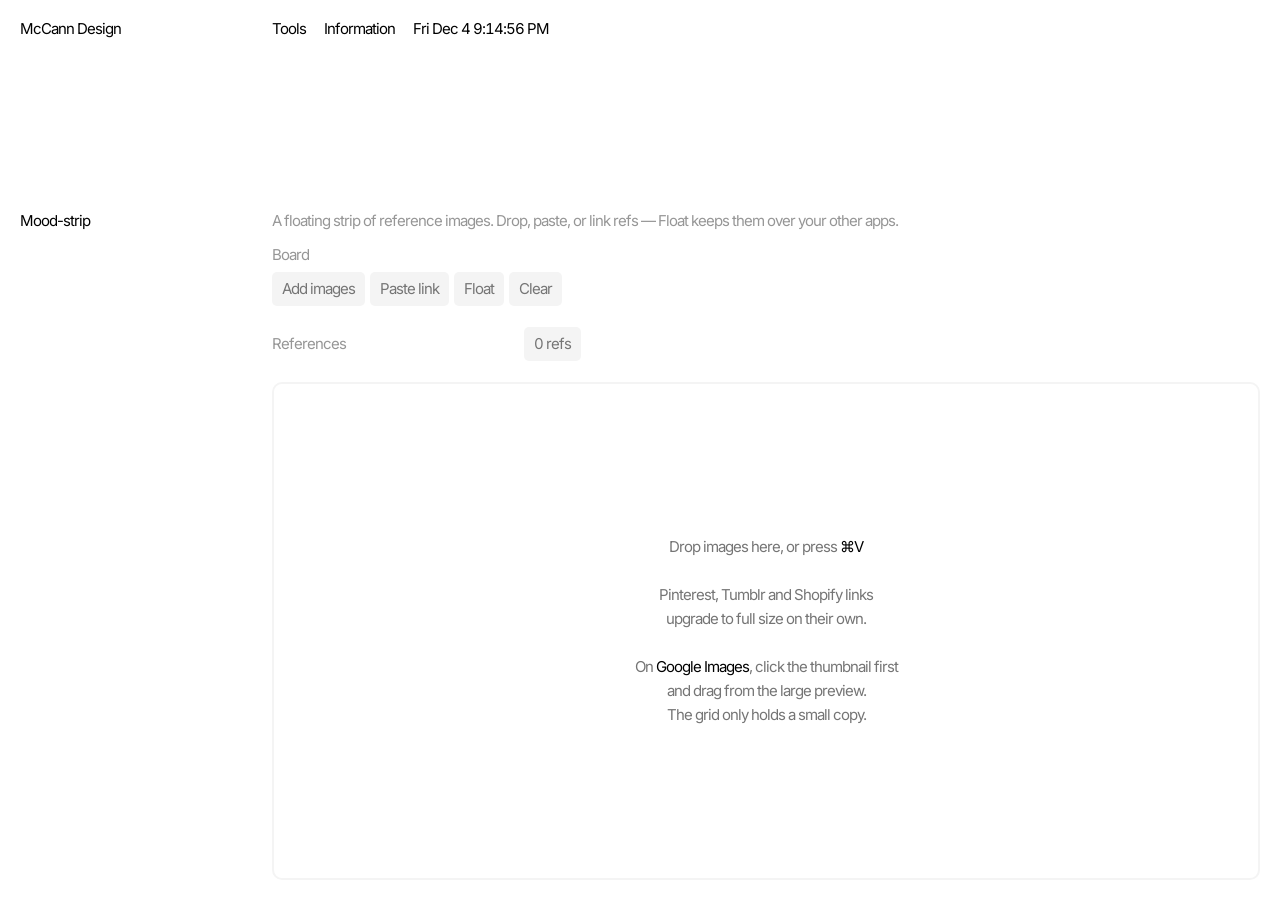
<file: mood-strip/index.html>
<!DOCTYPE html>
<html lang="en">
<head>
<meta charset="UTF-8">
<meta name="viewport" content="width=device-width, initial-scale=1.0">
<base target="_top">
<link rel="icon" href="../favicon.svg" type="image/svg+xml">
<link rel="icon" href="../favicon-32.png" sizes="32x32" type="image/png">
<link rel="apple-touch-icon" href="../apple-touch-icon.png">
<title>Mood-strip</title>
<link rel="preconnect" href="https://fonts.googleapis.com">
<link rel="preconnect" href="https://fonts.gstatic.com" crossorigin>
<link href="https://fonts.googleapis.com/css2?family=Inter:wght@400;600&display=swap" rel="stylesheet">
<link rel="stylesheet" href="../assets/design.css">
<style>

/* Mood-strip — suite language (same shell as Multi-export / Mesh-gradient) */
/* Bundled Inter so Float / pop-out windows keep the face (they only inherit
   copied <style> / <link> nodes — not the opener’s loaded font set). */
@font-face{
  font-family:'Inter';
  font-style:normal;
  font-weight:400 600;
  font-display:swap;
  src:url('fonts/inter-latin.woff2') format('woff2');
}

.ms{
  --ms-fs:var(--suite-fs);
  --ms-track:-1px;
  --ms-label:#969696;
  --ms-chip:#757575;
  --ms-fill:#F4F4F4;
  --ms-radius:5px;
  --ms-stage-radius:10px;
  --ms-stage-stroke:2px solid var(--ms-fill);
  display:contents;
}

.ms__title,
.ms__band,
.ms__desc,
.ms__stage{
  font-family:var(--sans);
  font-size:var(--ms-fs);
  font-weight:400;
  letter-spacing:var(--ms-track);
  line-height:1.2;
  color:#000;
}

.ms__title{
  grid-column:1;
  grid-row:2;
  margin:0;
  padding:0;
  color:#000000;
  white-space:nowrap;
  align-self:start;
  z-index:2;
}

.ms__band{
  grid-column:2 / -1;
  grid-row:2;
  display:flex;
  flex-direction:column;
  gap:16px;
  min-width:0;
  align-self:start;
  z-index:2;
}

.ms__desc{
  margin:0;
  padding:0;
  color:var(--ms-label);
  flex:0 0 auto;
}

.ms__controls{
  display:flex;
  flex-wrap:wrap;
  gap:var(--suite-gutter);
  align-items:start;
  flex:0 0 auto;
  min-height:0;
}

.ms__group{
  display:flex;
  flex-direction:column;
  gap:8px;
  min-width:0;
}

.ms__label{
  margin:0;
  color:var(--ms-label);
  font:inherit;
  letter-spacing:inherit;
  line-height:1.2;
}

.ms__pills{
  display:flex;
  flex-wrap:wrap;
  gap:5px;
  align-items:center;
  min-height:34px;
}

.ms__pill{
  appearance:none;
  border:0;
  margin:0;
  padding:5px 10px;
  height:34px;
  box-sizing:border-box;
  display:inline-flex;
  align-items:center;
  justify-content:center;
  font:inherit;
  letter-spacing:inherit;
  line-height:1;
  color:var(--ms-chip);
  background:transparent;
  border-radius:var(--ms-radius);
  cursor:pointer;
  transition:background .15s var(--ease), color .15s var(--ease);
}
.ms__pill:hover{ color:#000; }
.ms__pill.is-active{
  background:var(--ms-fill);
  color:var(--ms-chip);
}
.ms__pill.is-active:hover{ color:#000; }
.ms__pill:disabled{
  opacity:.4;
  cursor:not-allowed;
}

.ms__stage{
  grid-column:2 / -1;
  grid-row:3 / -1;
  display:flex;
  flex-direction:column;
  gap:var(--suite-gutter);
  min-width:0;
  min-height:0;
  align-self:stretch;
  justify-self:stretch;
  z-index:1;
}

.ms__source-head{
  display:grid;
  grid-template-columns:repeat(4, minmax(0, 1fr));
  column-gap:var(--suite-gutter);
  align-items:center;
  flex:0 0 auto;
  min-width:0;
  min-height:34px;
}
.ms__source-head .ms__label{
  grid-column:1;
  align-self:center;
}
.ms__meta{
  grid-column:2 / -1;
  display:none;
  flex-wrap:wrap;
  gap:5px;
  align-items:center;
  min-width:0;
}
.ms__meta.is-on{ display:flex; }

.ms__tag{
  display:inline-flex;
  align-items:center;
  justify-content:center;
  height:34px;
  padding:5px 10px;
  box-sizing:border-box;
  background:var(--ms-fill);
  border-radius:var(--ms-radius);
  color:var(--ms-chip);
  font:inherit;
  letter-spacing:inherit;
  line-height:1;
  white-space:nowrap;
  max-width:100%;
  overflow:hidden;
  text-overflow:ellipsis;
  font-variant-numeric:tabular-nums;
}

/* ---------- Strip shell (lives in stage; styles also copied into Float / pop-outs) ---------- */
:root{
  --bg:#FFFFFF;
  --ink:#333333;
  --muted:#696969;
  --stroke:#EDEDED;
  --line:#EDEDED;
  --surface:#EDEDED;
  --thumb:#696969;
  --aaa:#0FB800;
  --aalg:#FFD400;
  --fail:#FF0004;
  --sans:'Inter', system-ui, -apple-system, BlinkMacSystemFont, 'Segoe UI', sans-serif;
  --fs:var(--suite-fs, 15px);
  --suite-fs:15px;
  --menu-track:-1px;
  --radius:2.5px;
  --radius-pill:3.75px;
  --chip-h:22.5px;
  --hair:1px solid var(--stroke);
  --scroll:#D8D8D8;
  --ease:cubic-bezier(.16,1,.3,1);
}

#app{
  position:relative;
  flex:1 1 auto;
  min-width:0;
  min-height:0;
  display:flex;
  flex-direction:column;
  overflow:hidden;
  background:transparent;
  font-family:var(--sans);
  font-size:var(--fs);
  letter-spacing:var(--menu-track);
  color:var(--ink);
}
#app *{ box-sizing:border-box; }

#strip{
  flex:1;
  overflow-y:auto;
  overflow-x:hidden;
  padding:0;
  display:flex;
  flex-direction:column;
  gap:14px;
  min-height:0;
  scrollbar-width:thin;
  scrollbar-color:var(--scroll) transparent;
}
#strip::-webkit-scrollbar{width:7.5px}
#strip::-webkit-scrollbar-track{background:transparent}
#strip::-webkit-scrollbar-thumb{
  background:var(--scroll);
  border-radius:var(--radius-pill);
}

#empty{
  flex:1;
  display:flex;
  flex-direction:column;
  align-items:center;
  justify-content:center;
  gap:16px;
  color:var(--muted);
  text-align:center;
  padding:30px 20px;
  border:var(--ms-stage-stroke);
  border-radius:var(--ms-stage-radius);
  background:transparent;
  min-height:0;
}
#empty p{font-size:var(--fs);line-height:1.6;color:var(--ms-chip);letter-spacing:var(--menu-track)}
#empty b{color:#000;font-weight:400}

.card{
  border:var(--hair);
  border-radius:var(--radius);
  background:var(--bg);
  position:relative;
  flex:0 0 auto;
  overflow:hidden;
}
.card.dragging{opacity:.35}
.card.drop-above{box-shadow:0 -2px 0 var(--ink)}
.card.drop-below{box-shadow:0 2px 0 var(--ink)}

.card-img{
  display:block;
  width:100%;
  height:auto;
  cursor:grab;
  user-select:none;
  -webkit-user-drag:none;
}
.card-img:active{cursor:grabbing}

.card-bar{
  height:28px;
  display:flex;
  align-items:center;
  gap:3px;
  padding:0 5px 0 9px;
  border-top:var(--hair);
  background:var(--bg);
}
.card-label{
  font-size:var(--fs);
  color:var(--muted);
  white-space:nowrap;
  overflow:hidden;
  text-overflow:ellipsis;
  flex:1;
  min-width:0;
}
.card-dim{
  font-size:var(--fs);
  color:var(--muted);
  font-variant-numeric:tabular-nums;
  flex:0 0 auto;
  padding-right:5px;
  white-space:nowrap;
}
.card-dim.low{color:var(--ink);font-weight:400}
.card-dim.low::before{
  content:"";
  display:inline-block;
  width:3px;height:3px;
  border-radius:.5px;
  background:var(--aalg);
  margin-right:4px;
  vertical-align:middle;
}

.lowres{
  display:none;
  border-top:var(--hair);
  background:var(--surface);
  padding:8px 9px;
  font-size:var(--fs);
  line-height:1.45;
  color:var(--muted);
}
.lowres.show{display:block}
.lowres b{color:var(--ink);font-weight:400}
.lowres .fix{
  margin-top:7px;
  display:inline-flex;
  align-items:center;
  height:var(--chip-h);
  padding:0 7px;
  background:var(--bg);
  border:0;
  border-radius:var(--radius);
  font-family:var(--sans);
  font-size:var(--fs);
  font-weight:400;
  color:var(--ink);
  cursor:pointer;
  line-height:1;
  transition:filter .15s var(--ease);
}
.lowres .fix:hover{filter:brightness(.97)}

.icon-btn{
  width:22px;height:20px;
  background:none;border:none;
  color:var(--muted);
  cursor:pointer;
  display:grid;place-items:center;
  border-radius:var(--radius);
  flex:0 0 auto;
  transition:color .15s var(--ease),background .15s var(--ease);
}
.icon-btn:hover{color:var(--ink);background:var(--surface)}
.icon-btn.on{color:var(--ink)}
.icon-btn svg{width:12px;height:12px;display:block}

.palette{
  display:none;
  border-top:var(--hair);
  padding:9px;
  background:var(--bg);
}
.palette.open{display:block}
.sw-row{display:flex;gap:5px}
.sw{
  flex:1;
  height:34px;
  border:var(--hair);
  cursor:pointer;
  position:relative;
  border-radius:var(--radius);
}
.sw-hexes{display:flex;gap:5px;margin-top:6px}
.sw-hex{
  flex:1;
  font-size:var(--fs);
  font-weight:400;
  color:var(--muted);
  text-align:center;
  white-space:nowrap;
  overflow:hidden;
}
.pal-actions{margin-top:9px;display:flex;gap:5px}
.mini{
  flex:1;
  height:var(--chip-h);
  background:var(--surface);
  border:0;
  color:var(--ink);
  font-family:var(--sans);
  font-size:var(--fs);
  font-weight:400;
  line-height:1;
  cursor:pointer;
  border-radius:var(--radius);
  transition:filter .15s var(--ease);
}
.mini:hover{filter:brightness(.97)}

/* Pop-out / Float chip (ported into child windows) */
.tool{
  display:inline-flex;
  align-items:center;
  height:var(--chip-h);
  padding:0 7px;
  background:var(--surface);
  border:0;
  border-radius:var(--radius);
  font-family:var(--sans);
  font-size:var(--fs);
  font-weight:400;
  line-height:1;
  color:var(--ink);
  cursor:pointer;
  width:max-content;
  transition:filter .15s var(--ease);
}
.tool:hover{filter:brightness(.97)}
.tool:active{filter:brightness(.94)}

.float{
  position:fixed;
  border:var(--hair);
  border-radius:var(--radius);
  background:var(--bg);
  box-shadow:0 4px 12px rgba(0,0,0,.06);
  z-index:100;
  display:flex;
  flex-direction:column;
  min-width:130px;
  min-height:110px;
  overflow:hidden;
}
.float-head{
  height:26px;
  flex:0 0 26px;
  display:flex;
  align-items:center;
  gap:3px;
  padding:0 4px 0 9px;
  background:var(--bg);
  border-bottom:var(--hair);
  cursor:move;
  user-select:none;
}
.float-title{
  font-size:var(--fs);color:var(--muted);
  flex:1;min-width:0;white-space:nowrap;overflow:hidden;text-overflow:ellipsis;
}
.float-body{
  flex:1;
  overflow:hidden;
  display:grid;
  place-items:center;
  background:
    linear-gradient(45deg,var(--surface) 25%,transparent 25%,transparent 75%,var(--surface) 75%),
    linear-gradient(45deg,var(--surface) 25%,var(--bg) 25%,var(--bg) 75%,var(--surface) 75%);
  background-size:14px 14px;
  background-position:0 0,7px 7px;
}
.float-body img{
  max-width:100%;max-height:100%;
  display:block;
  -webkit-user-drag:none;user-select:none;
}
.float-foot{
  height:28px;flex:0 0 28px;
  display:flex;align-items:center;gap:7px;
  padding:0 9px;
  border-top:var(--hair);
  background:var(--bg);
}
.float-foot label{
  font-size:var(--fs);color:var(--muted);flex:0 0 auto;
}
.float-foot input[type=range]{
  flex:1;
  -webkit-appearance:none;appearance:none;
  height:3px;background:var(--surface);border-radius:var(--radius-pill);
  cursor:pointer;min-width:0;
}
.float-foot input[type=range]::-webkit-slider-thumb{
  -webkit-appearance:none;appearance:none;
  width:9px;height:9px;border-radius:50%;
  background:var(--thumb);cursor:pointer;
}
.float-foot input[type=range]::-moz-range-thumb{
  width:9px;height:9px;border-radius:50%;border:none;
  background:var(--thumb);cursor:pointer;
}
.float-pct{
  font-size:var(--fs);color:var(--muted);flex:0 0 30px;text-align:right;
  font-variant-numeric:tabular-nums;
}
.float-grip{
  position:absolute;right:0;bottom:0;
  width:14px;height:14px;
  cursor:nwse-resize;
  background:linear-gradient(135deg,transparent 50%,var(--scroll) 50%,var(--scroll) 62%,transparent 62%,transparent 74%,var(--scroll) 74%,var(--scroll) 86%,transparent 86%);
}

#drop{
  position:absolute;inset:0;
  background:rgba(255,255,255,.78);
  border:1px dashed var(--ink);
  display:none;
  place-items:center;
  z-index:200;
  pointer-events:none;
  border-radius:var(--ms-stage-radius);
}
#drop.on{display:grid}
#drop span{
  font-size:var(--fs);font-weight:400;color:var(--ink);letter-spacing:var(--menu-track);
}

#toast{
  position:absolute;
  bottom:14px;left:50%;
  transform:translate(-50%,14px);
  background:var(--ink);
  color:var(--bg);
  font-size:var(--fs);font-weight:400;
  padding:6px 12px;border-radius:var(--radius);
  opacity:0;pointer-events:none;
  transition:opacity .16s var(--ease),transform .16s var(--ease);
  z-index:300;
}
#toast.on{opacity:1;transform:translate(-50%,0)}

@media (prefers-reduced-motion:reduce){
  *{transition:none!important}
}

</style>
</head>
<body>

<div class="ms">
  <h1 class="ms__title">Mood-strip</h1>

  <div class="ms__band">
    <p class="ms__desc">A floating strip of reference images. Drop, paste, or link refs — Float keeps them over your other apps.</p>

    <div class="ms__controls">
      <div class="ms__group">
        <div class="ms__label">Board</div>
        <div class="ms__pills">
          <button type="button" class="ms__pill is-active" id="btn-add">Add images</button>
          <button type="button" class="ms__pill is-active" id="btn-link">Paste link</button>
          <button type="button" class="ms__pill is-active" id="btn-float">Float</button>
          <button type="button" class="ms__pill is-active" id="btn-clear">Clear</button>
        </div>
      </div>
    </div>
  </div>

  <div class="ms__stage">
    <div class="ms__source-head">
      <p class="ms__label">References</p>
      <div class="ms__meta is-on">
        <span class="ms__tag" id="count">0 refs</span>
      </div>
    </div>

    <div id="app">
      <div id="strip">
        <div id="empty">
          <p>
            Drop images here, or press <b>⌘V</b><br>
            <br>
            Pinterest, Tumblr and Shopify links<br>
            upgrade to full size on their own.<br>
            <br>
            On <b>Google Images</b>, click the thumbnail first<br>
            and drag from the large preview.<br>
            The grid only holds a small copy.
          </p>
        </div>
      </div>
      <div id="drop"><span>Drop to add</span></div>
      <div id="toast"></div>
    </div>
  </div>
</div>

<input type="file" id="file-input" accept="image/*" multiple hidden>

<script src="../assets/nav.js"></script>
<script>

(function(){
"use strict";

const $ = s => document.querySelector(s);
const strip = $("#strip");
const empty = $("#empty");
const app   = $("#app");
const drop  = $("#drop");
const toastEl = $("#toast");
const fileInput = $("#file-input");

let refs = [];      // {id,name,src,palette,palOpen}
let seq  = 0;
let toastTimer = null;

/* ============ ICONS ============ */
const ICON = {
  palette:'<svg viewBox="0 0 24 24" fill="none" stroke="currentColor" stroke-width="1.5"><circle cx="12" cy="12" r="9"/><circle cx="9" cy="9" r="1.1" fill="currentColor" stroke="none"/><circle cx="15" cy="9" r="1.1" fill="currentColor" stroke="none"/><circle cx="9.5" cy="15" r="1.1" fill="currentColor" stroke="none"/></svg>',
  popout: '<svg viewBox="0 0 24 24" fill="none" stroke="currentColor" stroke-width="1.5"><path d="M14 4h6v6"/><path d="M20 4l-8 8"/><path d="M18 14v5a1 1 0 01-1 1H5a1 1 0 01-1-1V7a1 1 0 011-1h5"/></svg>',
  save:   '<svg viewBox="0 0 24 24" fill="none" stroke="currentColor" stroke-width="1.5"><path d="M12 3v11"/><path d="M8 11l4 4 4-4"/><path d="M4 19h16"/></svg>',
  del:    '<svg viewBox="0 0 24 24" fill="none" stroke="currentColor" stroke-width="1.5"><path d="M4 6h16"/><path d="M9 6V4h6v2"/><path d="M6 6l1 14h10l1-14"/></svg>',
  close:  '<svg viewBox="0 0 24 24" fill="none" stroke="currentColor" stroke-width="1.6"><path d="M6 6l12 12M18 6L6 18"/></svg>'
};

/* ============ TOAST ============ */
function toast(msg){
  toastEl.textContent = msg;
  toastEl.classList.add("on");
  clearTimeout(toastTimer);
  toastTimer = setTimeout(()=>toastEl.classList.remove("on"), 1500);
}

/* ============ COLOR EXTRACTION (median cut) ============ */
function extractPalette(img, n){
  n = n || 5;
  const MAX = 120;
  const scale = Math.min(1, MAX / Math.max(img.naturalWidth, img.naturalHeight));
  const w = Math.max(1, Math.round(img.naturalWidth  * scale));
  const h = Math.max(1, Math.round(img.naturalHeight * scale));

  const cv = document.createElement("canvas");
  cv.width = w; cv.height = h;
  const ctx = cv.getContext("2d", {willReadFrequently:true});
  ctx.drawImage(img, 0, 0, w, h);

  let data;
  try { data = ctx.getImageData(0,0,w,h).data; }
  catch(e){ return null; }   // tainted canvas (cross-origin)

  const px = [];
  for(let i=0;i<data.length;i+=4){
    if(data[i+3] < 125) continue;
    px.push([data[i], data[i+1], data[i+2]]);
  }
  if(!px.length) return null;

  // median cut
  let boxes = [px];
  while(boxes.length < n){
    boxes.sort((a,b)=>range(b)-range(a));
    const box = boxes.shift();
    if(!box || box.length < 2){ if(box) boxes.push(box); break; }
    const ch = widestChannel(box);
    box.sort((a,b)=>a[ch]-b[ch]);
    const mid = box.length >> 1;
    boxes.push(box.slice(0,mid), box.slice(mid));
  }

  return boxes
    .filter(b => b && b.length)
    .map(avg)
    .sort((a,b)=>lum(b)-lum(a))
    .slice(0,n)
    .map(rgbToHex);

  function widestChannel(b){
    let best=0,bestR=-1;
    for(let c=0;c<3;c++){
      let lo=255,hi=0;
      for(const p of b){ if(p[c]<lo)lo=p[c]; if(p[c]>hi)hi=p[c]; }
      if(hi-lo>bestR){bestR=hi-lo;best=c;}
    }
    return best;
  }
  function range(b){
    if(!b || !b.length) return -1;
    let m=0;
    for(let c=0;c<3;c++){
      let lo=255,hi=0;
      for(const p of b){ if(p[c]<lo)lo=p[c]; if(p[c]>hi)hi=p[c]; }
      if(hi-lo>m)m=hi-lo;
    }
    return m;
  }
  function avg(b){
    let r=0,g=0,bl=0;
    for(const p of b){ r+=p[0]; g+=p[1]; bl+=p[2]; }
    return [Math.round(r/b.length), Math.round(g/b.length), Math.round(bl/b.length)];
  }
  function lum(c){ return .2126*c[0] + .7152*c[1] + .0722*c[2]; }
  function rgbToHex(c){
    return "#" + c.map(v=>v.toString(16).padStart(2,"0")).join("").toUpperCase();
  }
}

/* ============ URL UPGRADING ============
   Most sites serve a downscaled thumbnail in the grid and keep the
   original at a predictable path. Rewrite to the original when we
   recognise the pattern. Returns the best URL we can guess.        */
function upgradeUrl(url){
  let u = url;

  try{
    // Pinterest: /236x/ /474x/ /564x/ /736x/ -> /originals/
    if(/pinimg\.com/i.test(u)){
      u = u.replace(/\/\d+x\d*\//, "/originals/");
    }

    // Tumblr: _250 _400 _500 -> _1280
    else if(/tumblr\.com/i.test(u)){
      u = u.replace(/_(75|100|250|400|500|540|640)\.(jpe?g|png|gif)/i, "_1280.$2");
    }

    // WordPress / Squarespace style: name-300x200.jpg -> name.jpg
    else if(/-\d{2,4}x\d{2,4}\.(jpe?g|png|webp)/i.test(u)){
      u = u.replace(/-\d{2,4}x\d{2,4}(\.(jpe?g|png|webp))/i, "$1");
    }

    // Squarespace format param
    else if(/squarespace-cdn\.com/i.test(u)){
      u = u.replace(/\?format=\d+w/i, "?format=2500w");
    }

    // Shopify: _small _medium _large _1024x1024 -> original
    else if(/cdn\.shopify\.com/i.test(u)){
      u = u.replace(/_(pico|icon|thumb|small|compact|medium|large|grande|\d+x\d*)(\.(jpe?g|png|webp))/i, "$2");
    }

    // Behance
    else if(/mir-s3-cdn-cf\.behance\.net/i.test(u)){
      u = u.replace(/\/projects\/\d+\//, "/projects/original/");
    }

    // Unsplash: force full width
    else if(/images\.unsplash\.com/i.test(u)){
      u = u.replace(/([?&])w=\d+/i, "$1w=2400");
    }

    // Wikimedia: /thumb/a/ab/File.jpg/300px-File.jpg -> /a/ab/File.jpg
    else if(/wikimedia\.org.*\/thumb\//i.test(u)){
      u = u.replace(/\/thumb\//, "/").replace(/\/\d+px-[^/]+$/, "");
    }
  }catch(err){ return url; }

  return u;
}

/* Is this URL a known dead-end thumbnail we cannot upgrade? */
function isHardThumb(url){
  return /encrypted-tbn\d?\.gstatic\.com/i.test(url)   // Google Images grid
      || /^data:image\/(gif|png);base64,R0lGOD/i.test(url); // 1px placeholder
}

/* Try upgraded URL first, silently fall back to the original if it 404s. */
function resolveBest(rawUrl, done){
  const up = upgradeUrl(rawUrl);
  if(up === rawUrl){ done(rawUrl, false); return; }

  const test = new Image();
  let settled = false;
  const finish = (src, upgraded) => {
    if(settled) return;
    settled = true;
    done(src, upgraded);
  };

  test.onload  = () => finish(up, true);
  test.onerror = () => finish(rawUrl, false);
  setTimeout(() => finish(rawUrl, false), 6000);
  test.src = up;
}

/* ============ ADD REFS ============ */
function addFile(file){
  if(!file || !file.type.startsWith("image/")) return;
  const r = new FileReader();
  r.onload = e => addRef(file.name || "image", e.target.result);
  r.readAsDataURL(file);
}

function addUrl(url){
  url = (url||"").trim();
  if(!url) return;
  const name = (url.split("/").pop() || "image").split("?")[0].slice(0,42) || "image";

  if(isHardThumb(url)){
    // Google grid thumbnail. Nothing to upgrade to.
    addRef(name, url, {hardThumb:true, origin:url});
    return;
  }

  resolveBest(url, (best, upgraded) => {
    addRef(name, best, {origin:url, upgraded:upgraded});
    if(upgraded) toast("Upgraded to full size");
  });
}

function addRef(name, src, meta){
  meta = meta || {};
  refs.push({
    id:"r"+(++seq),
    name, src,
    palette:null,
    palOpen:false,
    origin:meta.origin || null,
    upgraded:!!meta.upgraded,
    hardThumb:!!meta.hardThumb
  });
  render();
  requestAnimationFrame(()=>{ strip.scrollTop = strip.scrollHeight; });
}

/* ============ RENDER ============ */
function render(){
  $("#count").textContent = refs.length + (refs.length===1 ? " ref" : " refs");

  strip.innerHTML = "";
  if(!refs.length){ strip.appendChild(empty); persist(); return; }

  refs.forEach((ref, idx) => strip.appendChild(buildCard(ref, idx)));
  persist();
}

function buildCard(ref, idx){
  const card = document.createElement("div");
  card.className = "card";
  card.dataset.id = ref.id;
  card.draggable = true;

  /* image */
  const img = document.createElement("img");
  img.className = "card-img";
  img.src = ref.src;
  img.alt = ref.name;
  img.crossOrigin = "anonymous";
  img.addEventListener("error", () => {
    if(img.crossOrigin){ img.crossOrigin = null; img.src = ref.src; }
  }, {once:true});
  card.appendChild(img);

  /* bar */
  const bar = document.createElement("div");
  bar.className = "card-bar";

  const label = document.createElement("div");
  label.className = "card-label";
  label.textContent = String(idx+1).padStart(2,"0") + "  " + ref.name;
  bar.appendChild(label);

  /* live pixel dimensions */
  const dim = document.createElement("div");
  dim.className = "card-dim";
  dim.textContent = "···";
  bar.appendChild(dim);

  /* low-res warning strip */
  const warn = document.createElement("div");
  warn.className = "lowres";

  const showDims = () => {
    const w = img.naturalWidth, h = img.naturalHeight;
    if(!w) return;
    dim.textContent = w + " × " + h;
    const small = Math.max(w,h) < 800;
    dim.classList.toggle("low", small);
    dim.title = small ? "Low resolution source" : "Full resolution";

    if(small){
      warn.classList.add("show");
      warn.innerHTML = "";
      const msg = document.createElement("div");
      msg.innerHTML = ref.hardThumb
        ? "<b>Thumbnail from a search grid.</b> Google serves a small preview here, not the real file. Open the image on its own page and drag it from there."
        : "<b>Low resolution source.</b> The site handed over a preview file. Try opening the image directly and dragging that.";
      warn.appendChild(msg);

      if(ref.origin){
        const btn = document.createElement("button");
        btn.className = "fix";
        btn.textContent = "Open source";
        btn.addEventListener("click", () => window.open(ref.origin, "_blank", "noopener"));
        warn.appendChild(btn);
      }
    }
  };

  if(img.complete && img.naturalWidth) showDims();
  else img.addEventListener("load", showDims);

  bar.appendChild(iconBtn(ICON.palette, "Colors", ref.palOpen, () => togglePalette(ref, card, img)));
  bar.appendChild(iconBtn(ICON.popout,  "Pop out", false, () => popOut(ref)));
  bar.appendChild(iconBtn(ICON.save,    "Save",    false, () => saveRef(ref)));
  bar.appendChild(iconBtn(ICON.del,     "Remove",  false, () => removeRef(ref.id)));

  card.appendChild(bar);
  card.appendChild(warn);

  /* palette */
  const pal = document.createElement("div");
  pal.className = "palette" + (ref.palOpen ? " open" : "");
  card.appendChild(pal);
  if(ref.palOpen) fillPalette(pal, ref, img);

  wireDrag(card, ref);
  return card;
}

function iconBtn(svg, title, active, fn){
  const b = document.createElement("button");
  b.className = "icon-btn" + (active ? " on" : "");
  b.innerHTML = svg;
  b.title = title;
  b.setAttribute("aria-label", title);
  b.addEventListener("click", e => { e.stopPropagation(); fn(); });
  b.addEventListener("dragstart", e => e.preventDefault());
  return b;
}

/* ============ PALETTE UI ============ */
function togglePalette(ref, card, img){
  ref.palOpen = !ref.palOpen;
  const pal = card.querySelector(".palette");
  const btn = card.querySelector(".icon-btn");
  pal.classList.toggle("open", ref.palOpen);
  btn.classList.toggle("on", ref.palOpen);
  if(ref.palOpen) fillPalette(pal, ref, img);
}

function fillPalette(pal, ref, img){
  const build = () => {
    if(!ref.palette) ref.palette = extractPalette(img, 5);

    if(!ref.palette){
      pal.innerHTML = '<div style="font-size:9.5px;color:var(--text-dim);letter-spacing:.05em;line-height:1.7">'
        + "This image is served from another site and blocks color reading.<br>"
        + "Save it, then drop the file back in."
        + "</div>";
      return;
    }

    pal.innerHTML = "";

    const row = document.createElement("div");
    row.className = "sw-row";
    const hexes = document.createElement("div");
    hexes.className = "sw-hexes";

    ref.palette.forEach(hex => {
      const sw = document.createElement("button");
      sw.className = "sw";
      sw.style.background = hex;
      sw.title = "Copy " + hex;
      sw.setAttribute("aria-label", "Copy " + hex);
      sw.addEventListener("click", () => copy(hex, hex + " copied"));
      row.appendChild(sw);

      const h = document.createElement("div");
      h.className = "sw-hex";
      h.textContent = hex.replace("#","");
      hexes.appendChild(h);
    });

    pal.appendChild(row);
    pal.appendChild(hexes);

    const acts = document.createElement("div");
    acts.className = "pal-actions";

    const all = document.createElement("button");
    all.className = "mini";
    all.textContent = "Copy all";
    all.addEventListener("click", () => copy(ref.palette.join("\n"), "5 hex codes copied"));
    acts.appendChild(all);

    const css = document.createElement("button");
    css.className = "mini";
    css.textContent = "Copy as CSS";
    css.addEventListener("click", () => {
      const txt = ref.palette.map((h,i)=>"  --color-"+(i+1)+": "+h+";").join("\n");
      copy(":root {\n"+txt+"\n}", "CSS copied");
    });
    acts.appendChild(css);

    pal.appendChild(acts);
  };

  if(img.complete && img.naturalWidth) build();
  else img.addEventListener("load", build, {once:true});
}

function copy(text, msg){
  navigator.clipboard.writeText(text).then(
    () => toast(msg),
    () => {
      const ta = document.createElement("textarea");
      ta.value = text; document.body.appendChild(ta);
      ta.select(); document.execCommand("copy"); ta.remove();
      toast(msg);
    }
  );
}

/* ============ SAVE / REMOVE ============ */
function saveRef(ref){
  const a = document.createElement("a");
  a.href = ref.src;
  a.download = ref.name.includes(".") ? ref.name : ref.name + ".png";
  document.body.appendChild(a); a.click(); a.remove();
}

function removeRef(id){
  refs = refs.filter(r => r.id !== id);
  render();
}

/* ============ POP-OUT FLOATING CARD ============ */
/* Pop out into a real OS window so it can be dragged anywhere on screen and
   float over other apps (including their fullscreen Spaces), instead of being
   a div clipped to this window. Falls back to the in-app float when running in
   a plain browser with no Tauri host. */
let popoutSeq = 0;
function popOut(ref){
  const T = window.__TAURI__;
  if(!T){ popOutWeb(ref); return; }

  const label = "popout-" + (++popoutSeq) + "-" + Date.now().toString(36);
  const n = popoutSeq - 1;

  // Hand the image over once the new window says it is listening.
  const unlisten = T.event.listen("popout-ready", e => {
    if(!e.payload || e.payload.label !== label) return;
    T.event.emit("popout-data-" + label, { src: ref.src, name: ref.name });
    Promise.resolve(unlisten).then(f => typeof f === "function" && f());
  });

  const w = new T.webviewWindow.WebviewWindow(label, {
    url: "popout.html?label=" + encodeURIComponent(label),
    title: ref.name,
    width: 320,
    height: 380,
    minWidth: 160,
    minHeight: 140,
    x: Math.max(0, Math.min((window.screenX||0) + (window.outerWidth||500) + 14 + n*22,
                            (screen.availWidth||1440) - 340)),
    y: Math.max(0, Math.min((window.screenY||0) + 40 + n*22,
                            (screen.availHeight||900) - 400)),
    resizable: true,
    decorations: true,
    alwaysOnTop: true,
    visible: false,
    dragDropEnabled: false
  });

  w.once("tauri://created", () => {
    // Convert to a floating panel and reveal it (see make_overlay in lib.rs).
    T.core.invoke("make_overlay", { label });
  });
  w.once("tauri://error", err => {
    console.error("pop-out failed, falling back to inline float:", err);
    popOutInline(ref);
  });
}

/* Pop out in the hosted build: a real, separate browser window. Unlike Document
   PiP (one at a time) you can have as many of these as you like and drag them
   anywhere on screen, including onto a second display. They are ordinary windows
   though — not always-on-top — so each one carries a Float chip that promotes its
   image into a PiP window when you need it above Photoshop. */
let webPopSeq = 0;
const webPops = new Set();

function popOutWeb(ref){
  const w = window.open(
    "", "moodstrip-pop-" + (++webPopSeq),
    "width=340,height=430,menubar=no,toolbar=no,location=no,status=no"
  );
  if(!w){                       // popup blocker — fall back to the in-page float
    toast("Allow pop-ups to open windows");
    popOutInline(ref);
    return;
  }
  webPops.add(w);
  buildPopout(w, ref);
  w.addEventListener("pagehide", () => webPops.delete(w));
}

/* Builds the pop-out UI into any window — kept separate from window.open so the
   markup can be exercised against a test document. */
function buildPopout(w, ref){
  const d = w.document;
  d.title = ref.name || "Mood-strip";
  copyStylesInto(d);            // reuse the app's stylesheet so it matches exactly

  const base = d.createElement("style");
  base.textContent =
    "html,body{height:100%}" +
    "body{margin:0;display:flex;flex-direction:column;background:var(--bg);" +
    "font-family:var(--sans);font-size:var(--fs);color:var(--ink)}";
  d.head.appendChild(base);

  const body = d.createElement("div");
  body.className = "float-body";
  const img = d.createElement("img");
  img.src = ref.src;
  img.alt = ref.name || "";
  body.appendChild(img);

  const foot = d.createElement("div");
  foot.className = "float-foot";

  const dims = d.createElement("div");
  dims.style.cssText =
    "color:var(--muted);flex:0 0 auto;font-variant-numeric:tabular-nums";
  const setDims = () => {
    if(img.naturalWidth) dims.textContent = img.naturalWidth + "×" + img.naturalHeight;
  };
  img.addEventListener("load", setDims);
  setDims();
  foot.appendChild(dims);

  let actual = false;
  const zoom = d.createElement("button");
  zoom.className = "tool";
  zoom.textContent = "1:1";
  zoom.title = "Toggle actual pixel size";
  zoom.addEventListener("click", () => {
    actual = !actual;
    body.style.placeItems = actual ? "start" : "center";
    body.style.overflow   = actual ? "auto"  : "hidden";
    img.style.maxWidth    = actual ? "none"  : "100%";
    img.style.maxHeight   = actual ? "none"  : "100%";
    img.style.width       = actual ? img.naturalWidth + "px" : "";
  });
  foot.appendChild(zoom);

  if("documentPictureInPicture" in w){
    const fl = d.createElement("button");
    fl.className = "tool";
    fl.textContent = "Float";
    fl.title = "Keep this reference above other apps";
    fl.addEventListener("click", async () => {
      try{
        const p = await w.documentPictureInPicture.requestWindow({width:320, height:400});
        copyStylesInto(p.document, d);
        p.document.title = ref.name || "Mood-strip";
        p.document.body.style.cssText =
          "margin:0;height:100%;display:grid;place-items:center;background:var(--bg)";
        const pi = p.document.createElement("img");
        pi.src = ref.src;
        pi.style.cssText = "max-width:100%;max-height:100%;display:block";
        p.document.body.appendChild(pi);
      }catch(err){
        // Only one PiP window is available at a time; if it is already in use
        // this throws and the pop-out simply stays an ordinary window.
        fl.textContent = "Float unavailable";
        setTimeout(() => { fl.textContent = "Float"; }, 1600);
      }
    });
    foot.appendChild(fl);
  }

  const lab = d.createElement("label");
  lab.textContent = "Opacity";
  const rng = d.createElement("input");
  rng.type = "range"; rng.min = "15"; rng.max = "100"; rng.value = "100";
  const pct = d.createElement("div");
  pct.className = "float-pct";
  pct.textContent = "100%";
  rng.addEventListener("input", () => {
    // Dims the image against the window's own background — a browser window
    // cannot be made translucent to the desktop the way the native app is.
    body.style.opacity = rng.value / 100;
    pct.textContent = rng.value + "%";
  });
  foot.appendChild(lab); foot.appendChild(rng); foot.appendChild(pct);

  d.body.appendChild(body);
  d.body.appendChild(foot);
}

// Don't leave orphaned windows behind when the tab closes.
window.addEventListener("pagehide", () => {
  webPops.forEach(w => { try{ w.close(); }catch(e){} });
});

function popOutInline(ref){
  const win = document.createElement("div");
  win.className = "float";

  const rect = app.getBoundingClientRect();
  const n = document.querySelectorAll(".float").length;
  win.style.left = Math.min(rect.right + 14 + n*22, window.innerWidth - 300) + "px";
  win.style.top  = (rect.top + 40 + n*22) + "px";
  win.style.width  = "260px";
  win.style.height = "240px";

  /* head */
  const head = document.createElement("div");
  head.className = "float-head";
  const t = document.createElement("div");
  t.className = "float-title";
  t.textContent = ref.name;
  head.appendChild(t);

  const zoom = document.createElement("button");
  zoom.className = "icon-btn";
  zoom.style.width = "auto";
  zoom.style.padding = "0 6px";
  zoom.style.fontSize = "9px";
  zoom.style.letterSpacing = ".06em";
  zoom.textContent = "1:1";
  zoom.title = "Toggle actual pixel size";
  head.appendChild(zoom);
  const x = document.createElement("button");
  x.className = "icon-btn";
  x.innerHTML = ICON.close;
  x.title = "Close";
  x.setAttribute("aria-label","Close");
  x.addEventListener("click", () => win.remove());
  head.appendChild(x);
  win.appendChild(head);

  /* body */
  const body = document.createElement("div");
  body.className = "float-body";
  const im = document.createElement("img");
  im.src = ref.src; im.alt = ref.name;
  body.appendChild(im);
  win.appendChild(body);

  /* foot */
  /* 1:1 toggle: switch between fit-to-window and true pixel size */
  let actual = false;
  zoom.addEventListener("click", () => {
    actual = !actual;
    zoom.classList.toggle("on", actual);
    if(actual){
      body.style.overflow = "auto";
      body.style.placeItems = "start";
      im.style.maxWidth = "none";
      im.style.maxHeight = "none";
      im.style.width = im.naturalWidth + "px";
      im.style.height = "auto";
    }else{
      body.style.overflow = "hidden";
      body.style.placeItems = "center";
      im.style.maxWidth = "100%";
      im.style.maxHeight = "100%";
      im.style.width = "";
      im.style.height = "";
    }
  });

  const foot = document.createElement("div");
  foot.className = "float-foot";

  const dims = document.createElement("div");
  dims.style.cssText = "font-size:9px;color:var(--text-dim);flex:0 0 auto;letter-spacing:.03em";
  const setDims = () => {
    if(im.naturalWidth) dims.textContent = im.naturalWidth + "×" + im.naturalHeight;
  };
  if(im.complete && im.naturalWidth) setDims();
  else im.addEventListener("load", setDims, {once:true});
  foot.appendChild(dims);

  const lab = document.createElement("label");
  lab.textContent = "Opacity";
  const id = "op-" + Math.random().toString(36).slice(2,8);
  lab.htmlFor = id;
  const rng = document.createElement("input");
  rng.type = "range"; rng.min = "15"; rng.max = "100"; rng.value = "100"; rng.id = id;
  const pct = document.createElement("div");
  pct.className = "float-pct";
  pct.textContent = "100%";
  rng.addEventListener("input", () => {
    win.style.opacity = rng.value / 100;
    pct.textContent = rng.value + "%";
  });
  foot.appendChild(lab); foot.appendChild(rng); foot.appendChild(pct);
  win.appendChild(foot);

  /* resize grip */
  const grip = document.createElement("div");
  grip.className = "float-grip";
  win.appendChild(grip);

  document.body.appendChild(win);
  makeDraggable(win, head);
  makeResizable(win, grip);
}

function makeDraggable(el, handle){
  let sx, sy, ox, oy, moving = false;
  handle.addEventListener("pointerdown", e => {
    if(e.target.closest(".icon-btn")) return;
    moving = true;
    sx = e.clientX; sy = e.clientY;
    const r = el.getBoundingClientRect();
    ox = r.left; oy = r.top;
    handle.setPointerCapture(e.pointerId);
    el.style.zIndex = ++zTop;
  });
  handle.addEventListener("pointermove", e => {
    if(!moving) return;
    el.style.left = (ox + e.clientX - sx) + "px";
    el.style.top  = (oy + e.clientY - sy) + "px";
  });
  handle.addEventListener("pointerup", e => {
    moving = false;
    try{ handle.releasePointerCapture(e.pointerId); }catch(err){}
  });
}

let zTop = 100;

function makeResizable(el, grip){
  let sx, sy, sw, sh, sizing = false;
  grip.addEventListener("pointerdown", e => {
    sizing = true;
    sx = e.clientX; sy = e.clientY;
    const r = el.getBoundingClientRect();
    sw = r.width; sh = r.height;
    grip.setPointerCapture(e.pointerId);
    e.stopPropagation();
  });
  grip.addEventListener("pointermove", e => {
    if(!sizing) return;
    el.style.width  = Math.max(130, sw + e.clientX - sx) + "px";
    el.style.height = Math.max(110, sh + e.clientY - sy) + "px";
  });
  grip.addEventListener("pointerup", e => {
    sizing = false;
    try{ grip.releasePointerCapture(e.pointerId); }catch(err){}
  });
}

/* ============ REORDER BY DRAG ============ */
let dragId = null;

function wireDrag(card, ref){
  card.addEventListener("dragstart", e => {
    dragId = ref.id;
    card.classList.add("dragging");
    e.dataTransfer.effectAllowed = "move";
    try{ e.dataTransfer.setData("text/plain", ref.id); }catch(err){}
  });
  card.addEventListener("dragend", () => {
    dragId = null;
    card.classList.remove("dragging");
    document.querySelectorAll(".card").forEach(c =>
      c.classList.remove("drop-above","drop-below"));
  });
  card.addEventListener("dragover", e => {
    if(!dragId || dragId === ref.id) return;
    e.preventDefault();
    e.stopPropagation();
    const r = card.getBoundingClientRect();
    const above = e.clientY < r.top + r.height/2;
    card.classList.toggle("drop-above", above);
    card.classList.toggle("drop-below", !above);
  });
  card.addEventListener("dragleave", () => {
    card.classList.remove("drop-above","drop-below");
  });
  card.addEventListener("drop", e => {
    if(!dragId || dragId === ref.id) return;
    e.preventDefault();
    e.stopPropagation();
    const r = card.getBoundingClientRect();
    const above = e.clientY < r.top + r.height/2;
    const from = refs.findIndex(x => x.id === dragId);
    if(from < 0) return;
    const moved = refs.splice(from,1)[0];
    let to = refs.findIndex(x => x.id === ref.id);
    if(!above) to++;
    refs.splice(to, 0, moved);
    dragId = null;
    render();
  });
}

/* ============ DROP FROM OUTSIDE ============ */
let dragDepth = 0;

app.addEventListener("dragenter", e => {
  if(dragId) return;
  dragDepth++;
  drop.classList.add("on");
});
app.addEventListener("dragover", e => {
  e.preventDefault();
  if(!dragId) e.dataTransfer.dropEffect = "copy";
});
app.addEventListener("dragleave", e => {
  if(dragId) return;
  dragDepth--;
  if(dragDepth <= 0){ dragDepth = 0; drop.classList.remove("on"); }
});
app.addEventListener("drop", e => {
  e.preventDefault();
  dragDepth = 0;
  drop.classList.remove("on");
  if(dragId) return;

  const dt = e.dataTransfer;

  if(dt.files && dt.files.length){
    Array.from(dt.files).forEach(addFile);
    return;
  }

  const html = dt.getData("text/html");
  if(html){
    const m = html.match(/<img[^>]+src=["']([^"']+)["']/i);
    if(m){ addUrl(m[1]); return; }
  }

  const uri = dt.getData("text/uri-list") || dt.getData("text/plain");
  if(uri) addUrl(uri);
});

/* ============ PASTE ============ */
window.addEventListener("paste", e => {
  const items = e.clipboardData && e.clipboardData.items;
  if(items){
    for(const it of items){
      if(it.type.startsWith("image/")){
        addFile(it.getAsFile());
        return;
      }
    }
  }
  const txt = e.clipboardData && e.clipboardData.getData("text");
  if(txt && /^https?:\/\//i.test(txt.trim())) addUrl(txt);
});

/* ============ TOOLBAR ============ */
$("#btn-add").addEventListener("click", () => fileInput.click());
fileInput.addEventListener("change", () => {
  Array.from(fileInput.files).forEach(addFile);
  fileInput.value = "";
});

$("#btn-link").addEventListener("click", () => {
  const u = prompt("Image link");
  if(u) addUrl(u);
});

$("#btn-clear").addEventListener("click", () => {
  if(!refs.length) return;
  if(confirm("Remove all " + refs.length + " references?")){
    refs = [];
    render();
  }
});

/* ============ FLOAT (browser build) ============
   Document Picture-in-Picture is the only web API that yields a real
   always-on-top OS window, so it is how the hosted build floats over
   Photoshop. Chromium only — the button hides itself elsewhere.
   The live #strip element is moved across rather than mirrored, so every
   existing listener (drag-reorder, palette, delete) keeps working. */
const PIP_OK = "documentPictureInPicture" in window;
const floatBtn = $("#btn-float");
let pipWin = null, stripHome = null;

if(!PIP_OK || window.__TAURI__) floatBtn.style.display = "none";

function copyStylesInto(doc, from){
  from = from || document;
  /* Absolute hrefs so about:blank pop-outs and Document PiP both get Inter
     (relative urls inside a copied <style> resolve against the child doc). */
  from.querySelectorAll('link[rel="stylesheet"]').forEach(l => {
    const el = doc.createElement("link");
    el.rel = "stylesheet";
    el.href = l.href;
    if(l.media) el.media = l.media;
    doc.head.appendChild(el);
  });
  from.querySelectorAll("style").forEach(s => {
    let css = s.textContent;
    /* Rewrite relative font urls to absolute against the opener. */
    css = css.replace(
      /url\(\s*(['"]?)(fonts\/[^'")]+)\1\s*\)/g,
      (_, q, path) => "url(" + (q || "") + new URL(path, location.href).href + (q || "") + ")"
    );
    const el = doc.createElement("style");
    el.textContent = css;
    doc.head.appendChild(el);
  });
}

async function floatStrip(){
  if(pipWin){ pipWin.focus(); return; }
  let w;
  try{
    w = await documentPictureInPicture.requestWindow({width:340, height:720});
  }catch(err){
    toast("Could not open floating window");
    return;
  }
  pipWin = w;

  copyStylesInto(w.document);
  w.document.title = "Mood-strip";
  w.document.body.style.cssText =
    "margin:0;height:100%;display:flex;flex-direction:column;background:#fff";

  stripHome = document.createElement("div");
  stripHome.style.cssText =
    "flex:1;display:grid;place-items:center;text-align:center;padding:30px 20px;color:var(--muted)";
  stripHome.textContent = "Strip is floating.";
  strip.replaceWith(stripHome);
  w.document.body.appendChild(strip);

  floatBtn.textContent = "Return strip";

  w.addEventListener("pagehide", () => {
    if(stripHome){ stripHome.replaceWith(strip); stripHome = null; }
    pipWin = null;
    floatBtn.textContent = "Float";
  });
}

floatBtn.addEventListener("click", () => {
  if(pipWin) pipWin.close(); else floatStrip();
});

/* ============ PERSISTENCE (browser build) ============
   A tab gets closed and reloaded far more often than an app window, so the
   board is kept in IndexedDB. Data URLs are far too large for localStorage. */
const DB = "moodstrip", STORE = "kv";
function idb(){
  return new Promise((res, rej) => {
    const r = indexedDB.open(DB, 1);
    r.onupgradeneeded = () => r.result.createObjectStore(STORE);
    r.onsuccess = () => res(r.result);
    r.onerror   = () => rej(r.error);
  });
}
function idbSet(k, v){
  return idb().then(db => new Promise((res, rej) => {
    const tx = db.transaction(STORE, "readwrite");
    tx.objectStore(STORE).put(v, k);
    tx.oncomplete = () => res();
    tx.onerror    = () => rej(tx.error);
  }));
}
function idbGet(k){
  return idb().then(db => new Promise((res, rej) => {
    const tx = db.transaction(STORE, "readonly");
    const q = tx.objectStore(STORE).get(k);
    q.onsuccess = () => res(q.result);
    q.onerror   = () => rej(q.error);
  }));
}

let persistTimer = null;
function persist(){
  clearTimeout(persistTimer);
  persistTimer = setTimeout(() => {
    const slim = refs.map(r => ({
      id:r.id, name:r.name, src:r.src,
      origin:r.origin, upgraded:r.upgraded, hardThumb:r.hardThumb
    }));
    idbSet("refs", slim).catch(() => {});
  }, 400);
}

idbGet("refs").then(saved => {
  if(Array.isArray(saved) && saved.length){
    refs = saved.map(r => Object.assign({}, r, {palette:null, palOpen:false}));
    // Keep new ids from colliding with restored ones
    seq = refs.reduce((m, r) => Math.max(m, parseInt(String(r.id).slice(1), 10) || 0), 0);
    render();
  }
}).catch(() => {});

render();
})();

</script>
</body>
</html>
</file>
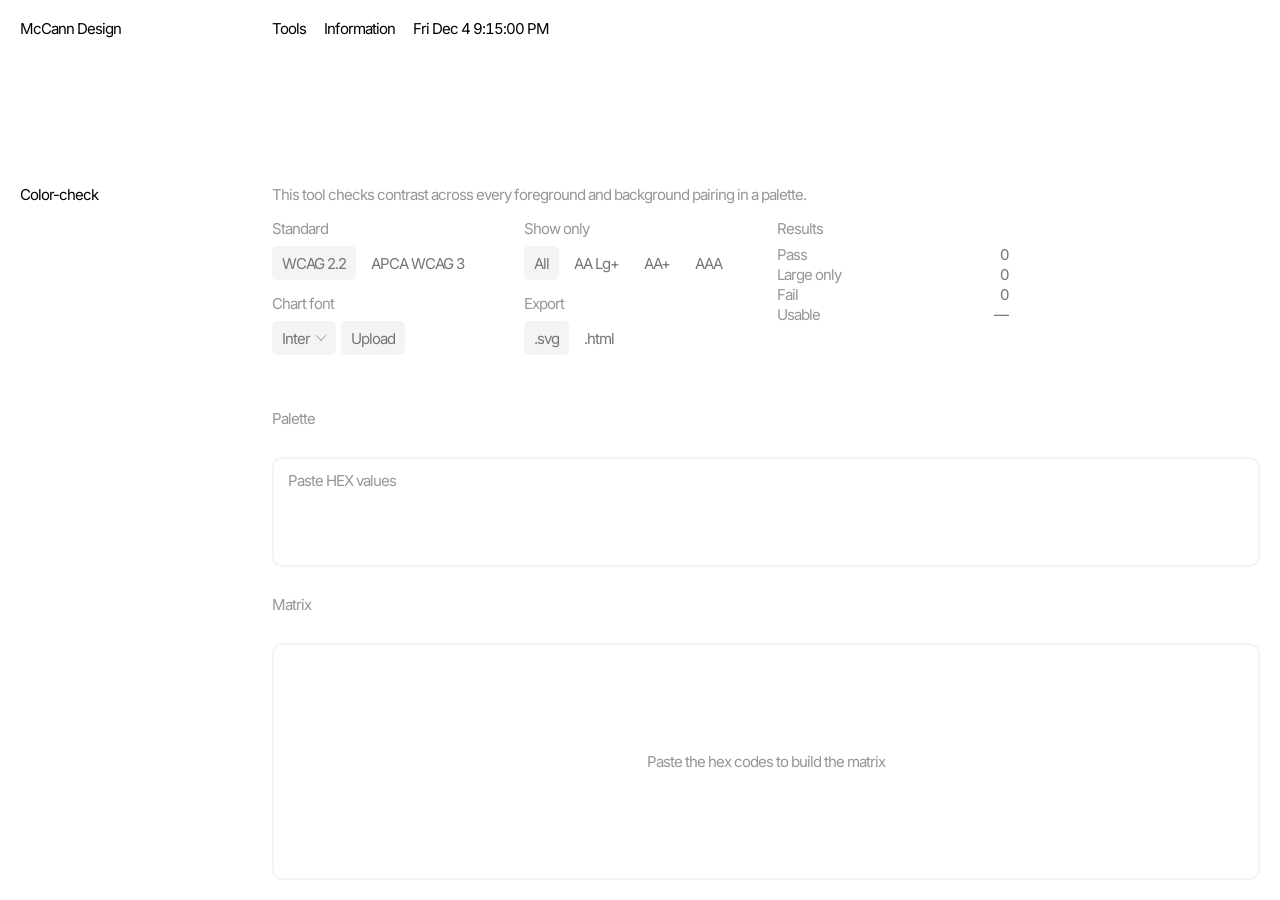
<file: ada.html>
<!DOCTYPE html>
<html lang="en">
<head>
<meta charset="UTF-8">
<meta http-equiv="refresh" content="0;url=color-check/">
<link rel="canonical" href="color-check/">
<title>Redirecting…</title>
<script>location.replace('color-check/'+location.search+location.hash)</script>
</head>
<body>
<p><a href="color-check/">Continue to color-check</a></p>
</body>
</html>
</file>
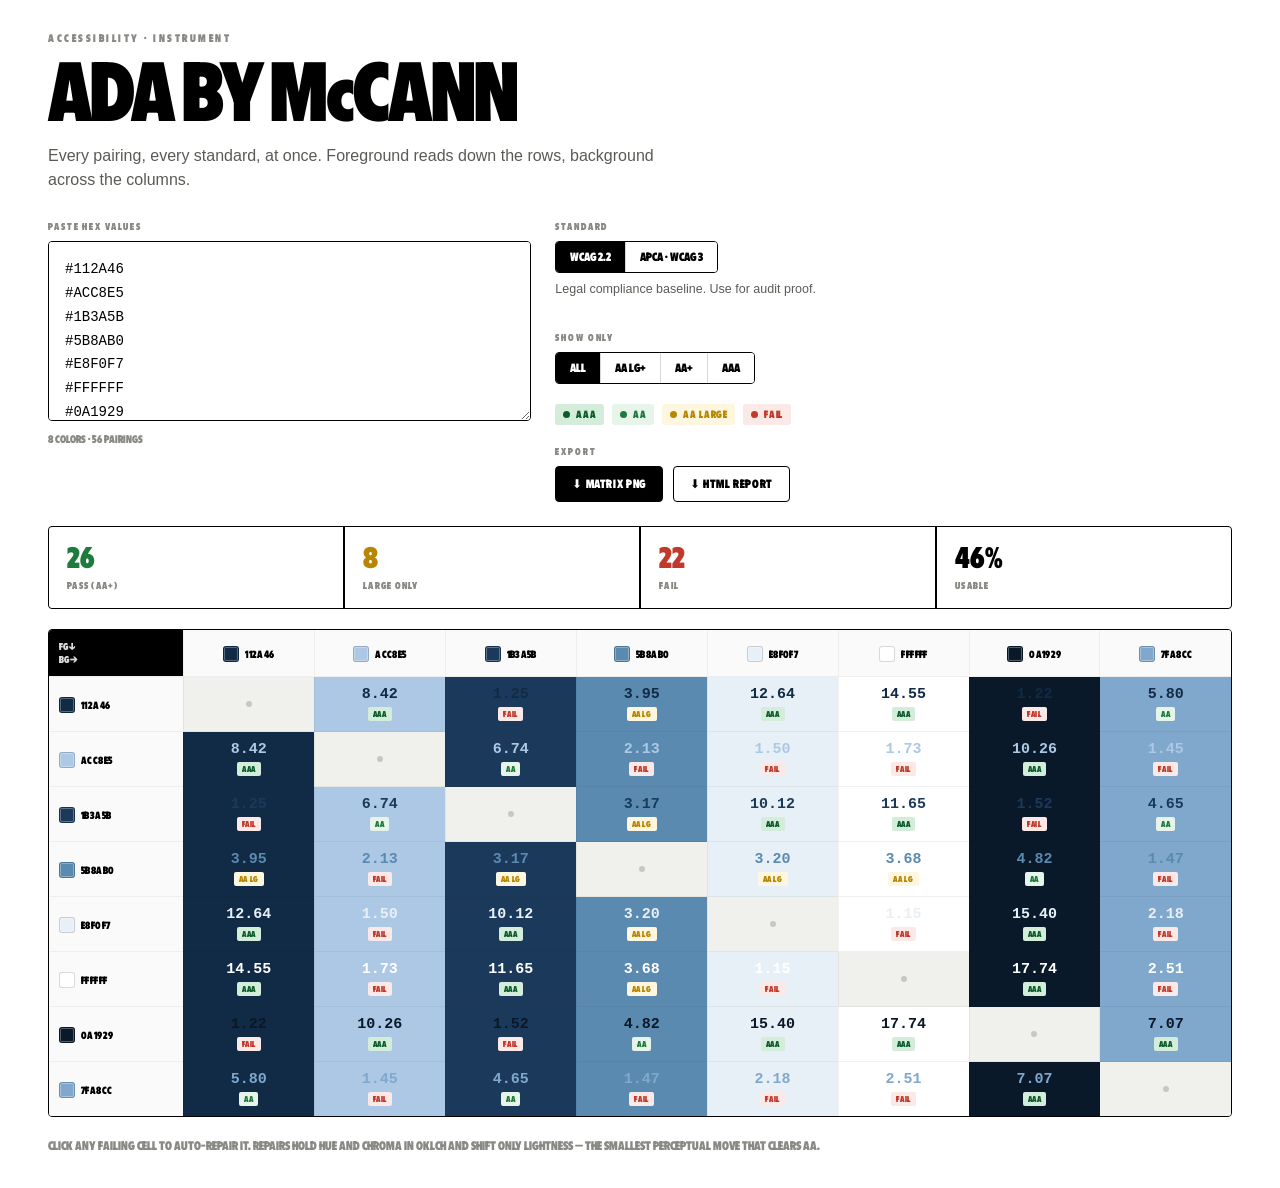
<file: ADAbyMcCANN.html>
<!DOCTYPE html>
<html lang="en">
<head>
<meta charset="UTF-8">
<meta name="viewport" content="width=device-width, initial-scale=1.0">
<title>ADA by McCANN</title>
<style>
  :root {
    --ink: #000000;
    --paper: #FFFFFF;
    --line: #000000;
    --muted: #8a8a85;
    --mono: 'SF Mono', ui-monospace, 'JetBrains Mono', Menlo, monospace;
    --display: 'McCann Headline', 'Helvetica Neue', Helvetica, Arial, sans-serif;
    --sans: 'Helvetica Neue', Helvetica, Arial, sans-serif;
  }
  @font-face {
    font-family: 'McCann Headline';
    src: url('[data-uri]') format('truetype');
    font-weight: 100 900;
    font-display: swap;
  }
  * { box-sizing: border-box; }
  body { margin: 0; background: var(--paper); color: var(--ink); font-family: var(--sans); }

  .wrap { max-width: 1400px; margin: 0 auto; padding: 32px clamp(16px,4vw,48px); }
  .kicker { font-family: var(--display); font-size: 11px; letter-spacing: 2.5px; color: var(--muted); margin-bottom: 8px; }
  h1.title { font-family: 'McCann Headline', var(--sans); font-size: clamp(40px,7vw,84px); font-weight: bold; letter-spacing: -.02em; line-height: .92; margin: 0; }
  .sub { font-size: 16px; color: #5a5a55; max-width: 620px; margin-top: 14px; line-height: 1.5; }

  .controls { display: grid; grid-template-columns: minmax(260px,1fr) minmax(320px,1.4fr); gap: 24px; align-items: start; margin: 28px 0 24px; }
  @media (max-width: 760px){ .controls { grid-template-columns: 1fr; } }
  label.lbl { font-family: var(--display); font-size: 10px; letter-spacing: 1.875px; color: var(--muted); display: block; margin-bottom: 8px; }
  textarea {
    font-family: var(--mono); font-size: 14px; line-height: 1.7; padding: 16px; width: 100%;
    border: 1.5px solid var(--ink); border-radius: 4px; background: #fff; color: var(--ink); resize: vertical; min-height: 180px; outline: none;
  }
  .count { font-family: var(--display); font-size: 11px; color: var(--muted); margin-top: 8px; }
  .switchCol { display: flex; flex-direction: column; gap: 20px; }
  .hint { font-size: 12.5px; color: #5a5a55; margin-top: 8px; line-height: 1.4; }

  .seg { display: inline-flex; border: 1.5px solid var(--ink); border-radius: 4px; overflow: hidden; }
  .seg button { font-family: var(--display); font-size: 12px; padding: 8px 14px; border: none; background: #fff; color: var(--ink); cursor: pointer; border-right: 1px solid #d8d8d2; }
  .seg button:last-child { border-right: none; }
  .seg button.active { background: var(--ink); color: #fff; }

  .legend { display: flex; flex-wrap: wrap; gap: 8px; }
  .pill { font-family: var(--display); font-size: 10.5px; padding: 4px 8px; border-radius: 3px; display: inline-flex; align-items: center; gap: 6px; font-weight: 700; letter-spacing: .625px; }
  .pillDot { width: 7px; height: 7px; border-radius: 50%; }

  .actions { display: flex; gap: 10px; flex-wrap: wrap; }
  .actions button { font-family: var(--display); font-size: 12px; padding: 10px 16px; border: 1.5px solid var(--ink); background: var(--ink); color: #fff; border-radius: 4px; cursor: pointer; letter-spacing: .625px; }
  .actions button.ghost { background: #fff; color: var(--ink); }

  .score { display: grid; grid-template-columns: repeat(4,1fr); gap: 2px; background: var(--ink); border: 1.5px solid var(--ink); border-radius: 4px; overflow: hidden; margin-bottom: 20px; }
  .stat { background: #fff; padding: 16px 18px; }
  .statN { font-family: var(--display); font-size: 30px; font-weight: 800; line-height: 1; }
  .statL { font-family: var(--display); font-size: 10px; letter-spacing: 1.25px; color: var(--muted); margin-top: 6px; }

  .matrixWrap { overflow-x: auto; border: 1.5px solid var(--ink); border-radius: 4px; background: #fff; }
  table { border-collapse: collapse; width: 100%; }
  th.corner { position: sticky; left: 0; z-index: 3; background: var(--ink); color: #fff; padding: 10px; min-width: 78px; text-align: left; }
  .corner small { display: block; font-family: var(--display); font-size: 10px; opacity: .85; }
  th.colHead { padding: 10px 6px; border-left: 1px solid #eee; background: #fafafa; min-width: 76px; }
  th.rowHead { position: sticky; left: 0; z-index: 2; background: #fafafa; padding: 6px 10px; border-top: 1px solid #eee; text-align: left; white-space: nowrap; }
  .swatch { display: inline-block; width: 16px; height: 16px; border-radius: 3px; border: 1px solid rgba(0,0,0,.15); vertical-align: middle; box-shadow: inset 0 0 0 1px rgba(255,255,255,.3); }
  .headHex { font-family: var(--display); font-size: 10.5px; margin-left: 6px; letter-spacing: .375px; }
  td.cell { padding: 10px 6px; text-align: center; border-left: 1px solid rgba(0,0,0,.05); border-top: 1px solid rgba(0,0,0,.05); transition: opacity .2s; min-width: 76px; vertical-align: middle; }
  .cellVal { display: block; font-family: var(--mono); font-size: 15px; font-weight: 700; line-height: 1; }
  .cellGrade { display: inline-block; font-family: var(--display); font-size: 8.5px; font-weight: 700; padding: 2px 5px; border-radius: 2px; margin-top: 5px; letter-spacing: .625px; }
  td.diag { background: #f0f0ec; border-left: 1px solid rgba(0,0,0,.05); border-top: 1px solid rgba(0,0,0,.05); }
  .diagDot { display: block; width: 6px; height: 6px; border-radius: 50%; background: #c8c8c2; margin: 0 auto; }
  .empty { padding: 40px; text-align: center; color: var(--muted); font-family: var(--display); font-size: 13px; }
  footer { margin-top: 20px; font-size: 12.5px; color: var(--muted); line-height: 1.5; font-family: var(--display); }

  /* ---- Repair modal ---- */
  .overlay { position: fixed; inset: 0; background: rgba(17,42,70,.4); display: flex; align-items: center; justify-content: center; padding: 20px; z-index: 50; }
  .panel { background: #fff; border-radius: 6px; padding: 24px; width: min(440px,100%); border: 1.5px solid var(--ink); }
  .panelHead { display: flex; justify-content: space-between; align-items: flex-start; margin-bottom: 16px; }
  .panelTitle { font-family: var(--display); font-size: 20px; font-weight: 800; margin-top: 4px; }
  .close { border: none; background: #f0f0ec; width: 30px; height: 30px; border-radius: 4px; cursor: pointer; font-size: 14px; color: var(--ink); }
  .repairPreview { border-radius: 4px; display: flex; align-items: center; justify-content: center; font-weight: 700; font-size: 22px; height: 52px; font-family: var(--mono); }
  .repairGrid { display: grid; grid-template-columns: 1fr 1fr; gap: 12px; margin-top: 16px; }
  .repairOpt { border: 1px solid #e2e2dc; border-radius: 5px; padding: 12px; }
  .repairLabel { font-family: var(--display); font-size: 10px; letter-spacing: 1.25px; color: var(--muted); margin-bottom: 8px; }
  .repairHex { display: block; font-family: var(--display); font-size: 13px; font-weight: 700; margin-top: 8px; }
  .repairRatio { display: block; font-family: var(--display); font-size: 11px; color: #1f7a3d; margin-top: 2px; }
  .repairOpt button { margin-top: 8px; width: 100%; font-family: var(--display); font-size: 11px; padding: 7px; border: 1px solid var(--ink); background: #fff; color: var(--ink); border-radius: 3px; cursor: pointer; }
  .repairOpt button:hover { background: var(--ink); color: #fff; }
</style>
</head>
<body>

<!-- APP -->
<div class="wrap" id="app">
  <div class="kicker">ACCESSIBILITY · INSTRUMENT</div>
  <h1 class="title">ADA by McCANN</h1>
  <p class="sub">Every pairing, every standard, at once. Foreground reads down the rows, background across the columns.</p>

  <div class="controls">
    <div>
      <label class="lbl">PASTE HEX VALUES</label>
      <textarea id="input" spellcheck="false"></textarea>
      <div class="count" id="count"></div>
    </div>
    <div class="switchCol">
      <div>
        <label class="lbl">STANDARD</label>
        <div class="seg" id="segStandard">
          <button data-v="wcag" class="active">WCAG 2.2</button>
          <button data-v="apca">APCA · WCAG 3</button>
        </div>
        <p class="hint" id="stdHint"></p>
      </div>
      <div>
        <label class="lbl">SHOW ONLY</label>
        <div class="seg" id="segThreshold">
          <button data-v="all" class="active">All</button>
          <button data-v="AALarge">AA Lg+</button>
          <button data-v="AA">AA+</button>
          <button data-v="AAA">AAA</button>
        </div>
      </div>
      <div class="legend" id="legend"></div>
      <div>
        <label class="lbl">EXPORT</label>
        <div class="actions">
          <button id="expPng">⬇ Matrix PNG</button>
          <button id="expReport" class="ghost">⬇ HTML Report</button>
        </div>
      </div>
    </div>
  </div>

  <div class="score" id="score"></div>
  <div class="matrixWrap" id="matrixWrap"></div>

  <footer>Click any failing cell to auto-repair it. Repairs hold hue and chroma in OKLCH and shift only lightness — the smallest perceptual move that clears AA.</footer>
</div>

<div id="modalMount"></div>

<script>
/* ---------- Color math ---------- */
const clamp = (v, lo, hi) => Math.min(hi, Math.max(lo, v));
function hexToRgb(hex){ let h=hex.trim().replace(/^#/,""); if(h.length===3)h=h.split("").map(c=>c+c).join(""); if(!/^[0-9a-fA-F]{6}$/.test(h))return null; return [parseInt(h.slice(0,2),16),parseInt(h.slice(2,4),16),parseInt(h.slice(4,6),16)]; }
const rgbToHex = ([r,g,b]) => "#"+[r,g,b].map(v=>clamp(Math.round(v),0,255).toString(16).padStart(2,"0")).join("").toUpperCase();
function relLum([r,g,b]){ const f=c=>{c/=255;return c<=0.03928?c/12.92:Math.pow((c+0.055)/1.055,2.4);}; return 0.2126*f(r)+0.7152*f(g)+0.0722*f(b); }
function wcagRatio(a,b){ const L1=relLum(a),L2=relLum(b); const lo=Math.min(L1,L2),hi=Math.max(L1,L2); return (hi+0.05)/(lo+0.05); }
function apcaContrast(txt,bg){
  const Y=rgb=>{const lin=c=>Math.pow(c/255,2.4); return 0.2126729*lin(rgb[0])+0.7151522*lin(rgb[1])+0.072175*lin(rgb[2]);};
  let Yt=Y(txt),Yb=Y(bg); const bt=0.022,bc=1.414; const cb=y=>y>bt?y:y+Math.pow(bt-y,bc); Yt=cb(Yt);Yb=cb(Yb);
  if(Math.abs(Yb-Yt)<0.0005)return 0; let o;
  if(Yb>Yt){o=(Math.pow(Yb,0.56)-Math.pow(Yt,0.57))*1.14; o=o<0.001?0:o-0.027;}
  else{o=(Math.pow(Yb,0.65)-Math.pow(Yt,0.62))*1.14; o=o>-0.001?0:o+0.027;}
  return o*100;
}
/* OKLCH for repair */
function s2l(c){c/=255;return c<=0.04045?c/12.92:Math.pow((c+0.055)/1.055,2.4);}
function l2s(c){const v=c<=0.0031308?c*12.92:1.055*Math.pow(c,1/2.4)-0.055;return clamp(v*255,0,255);}
function rgbToOklch([r,g,b]){const lr=s2l(r),lg=s2l(g),lb=s2l(b);
  const l=0.4122214708*lr+0.5363325363*lg+0.0514459929*lb,m=0.2119034982*lr+0.6806995451*lg+0.1073969566*lb,s=0.0883024619*lr+0.2817188376*lg+0.6299787005*lb;
  const l_=Math.cbrt(l),m_=Math.cbrt(m),s_=Math.cbrt(s);
  const L=0.2104542553*l_+0.793617785*m_-0.0040720468*s_,a=1.9779984951*l_-2.428592205*m_+0.4505937099*s_,bb=0.0259040371*l_+0.7827717662*m_-0.808675766*s_;
  const C=Math.sqrt(a*a+bb*bb); let H=Math.atan2(bb,a)*180/Math.PI; if(H<0)H+=360; return {L,C,H};}
function oklchToRgb({L,C,H}){const hr=H*Math.PI/180,a=C*Math.cos(hr),bb=C*Math.sin(hr);
  const l_=L+0.3963377774*a+0.2158037573*bb,m_=L-0.1055613458*a-0.0638541728*bb,s_=L-0.0894841775*a-1.291485548*bb;
  const l=l_**3,m=m_**3,s=s_**3;
  const lr=4.0767416621*l-3.3077115913*m+0.2309699292*s,lg=-1.2684380046*l+2.6097574011*m-0.3413193965*s,lb=-0.0041960863*l-0.7034186147*m+1.707614701*s;
  return [l2s(lr),l2s(lg),l2s(lb)];}
function repair(fixRgb,againstRgb,target){
  const againstL=relLum(againstRgb); const base=rgbToOklch(fixRgb); const goDarker=relLum(fixRgb)<againstL;
  for(let i=1;i<=100;i++){ const L=goDarker?base.L-i*0.01:base.L+i*0.01; if(L<0||L>1)continue;
    const rgb=oklchToRgb({L,C:base.C,H:base.H}).map(Math.round);
    if(wcagRatio(rgb,againstRgb)>=target) return rgbToHex(rgb); }
  return null;
}
function rateWcag(r){ if(r>=7)return{grade:"AAA",tier:3}; if(r>=4.5)return{grade:"AA",tier:2}; if(r>=3)return{grade:"AA Lg",tier:1}; return{grade:"Fail",tier:0}; }
function rateApca(s){ const a=Math.abs(s); if(a>=75)return{grade:"AAA",tier:3}; if(a>=60)return{grade:"AA",tier:2}; if(a>=45)return{grade:"AA Lg",tier:1}; return{grade:"Fail",tier:0}; }
function gradeStyle(t){ return [{color:"#c0392b",bg:"#fbe9e7"},{color:"#b88600",bg:"#fff6e0"},{color:"#1f7a3d",bg:"#e6f4ea"},{color:"#0d5c2c",bg:"#d4edda"}][t]; }
function parseColors(text){ const found=text.match(/#?[0-9a-fA-F]{6}\b|#?[0-9a-fA-F]{3}\b/g)||[]; const seen=new Set(),out=[];
  for(let raw of found){ let hex=raw.startsWith("#")?raw:"#"+raw; const rgb=hexToRgb(hex); if(!rgb)continue; const n=rgbToHex(rgb); if(!seen.has(n)){seen.add(n);out.push(n);} } return out; }

/* ---------- State ---------- */
const DEFAULT="#112A46\n#ACC8E5\n#1B3A5B\n#5B8AB0\n#E8F0F7\n#FFFFFF\n#0A1929\n#7FA8CC";
let state = { input: DEFAULT, standard: "wcag", threshold: "all" };

function cellData(fgHex,bgHex){
  const fg=hexToRgb(fgHex),bg=hexToRgb(bgHex);
  if(state.standard==="wcag"){ const r=wcagRatio(fg,bg); return {...rateWcag(r), value:r.toFixed(2)}; }
  const s=apcaContrast(fg,bg); return {...rateApca(s), value:(s>=0?"+":"")+s.toFixed(0)};
}

/* ---------- Render ---------- */
function render(){
  const colors = parseColors(state.input);
  const minTier = {all:0,AALarge:1,AA:2,AAA:3}[state.threshold];

  document.getElementById("count").textContent =
    colors.length+" colors · "+(colors.length*(colors.length-1))+" pairings";
  document.getElementById("stdHint").textContent = state.standard==="wcag"
    ? "Legal compliance baseline. Use for audit proof."
    : "Perceptual accuracy. Trusted for dark UI and saturated color.";

  // legend
  document.getElementById("legend").innerHTML = [[3,"AAA"],[2,"AA"],[1,"AA Large"],[0,"Fail"]].map(([t,l])=>{
    const g=gradeStyle(t); return `<span class="pill" style="color:${g.color};background:${g.bg}"><span class="pillDot" style="background:${g.color}"></span>${l}</span>`;
  }).join("");

  // stats
  let total=0,pass=0,fail=0;
  for(const fg of colors)for(const bg of colors){ if(fg===bg)continue; total++; const c=cellData(fg,bg); if(c.tier>=2)pass++; else if(c.tier===0)fail++; }
  const large=total-pass-fail;
  const stat=(n,l,tone)=>`<div class="stat"><div class="statN" style="color:${tone}">${n}</div><div class="statL">${l}</div></div>`;
  document.getElementById("score").innerHTML =
    stat(pass,"PASS (AA+)","#1f7a3d")+stat(large,"LARGE ONLY","#b88600")+stat(fail,"FAIL","#c0392b")+
    stat(total?Math.round(pass/total*100)+"%":"—","USABLE","#000000");

  // matrix
  const wrap=document.getElementById("matrixWrap");
  if(!colors.length){ wrap.innerHTML='<div class="empty">Paste some hex codes to build the matrix.</div>'; return; }
  let html='<table id="theTable"><thead><tr><th class="corner"><small>FG ↓</small><small>BG →</small></th>';
  for(const c of colors) html+=`<th class="colHead"><span class="swatch" style="background:${c}"></span><span class="headHex">${c.slice(1)}</span></th>`;
  html+='</tr></thead><tbody>';
  for(const fg of colors){
    html+=`<tr><th class="rowHead"><span class="swatch" style="background:${fg}"></span><span class="headHex">${fg.slice(1)}</span></th>`;
    for(const bg of colors){
      if(fg===bg){ html+='<td class="diag"><span class="diagDot"></span></td>'; continue; }
      const c=cellData(fg,bg); const g=gradeStyle(c.tier); const dim=c.tier<minTier;
      const clickable=c.tier<2;
      html+=`<td class="cell" style="background:${bg};color:${fg};opacity:${dim?0.12:1};cursor:${clickable?"pointer":"default"}"
             ${clickable?`data-fg="${fg}" data-bg="${bg}"`:""} title="fg ${fg} on bg ${bg} — ${c.grade}">
             <span class="cellVal">${c.value}</span>
             <span class="cellGrade" style="color:${g.color};background:${g.bg}">${c.grade}</span></td>`;
    }
    html+='</tr>';
  }
  html+='</tbody></table>';
  wrap.innerHTML=html;

  wrap.querySelectorAll("td.cell[data-fg]").forEach(td=>{
    td.addEventListener("click",()=>openRepair(td.dataset.fg,td.dataset.bg));
  });
}

/* ---------- Repair modal ---------- */
function openRepair(fg,bg){
  const fgRgb=hexToRgb(fg),bgRgb=hexToRgb(bg); const orig=wcagRatio(fgRgb,bgRgb);
  const fixFg=repair(fgRgb,bgRgb,4.5); const fixBg=repair(bgRgb,fgRgb,4.5);
  const opt=(label,nf,nb,changed)=>{ if(!changed)return ""; const r=wcagRatio(hexToRgb(nf),hexToRgb(nb));
    return `<div class="repairOpt"><div class="repairLabel">${label}</div>
      <div class="repairPreview" style="background:${nb};color:${nf}">Aa</div>
      <span class="repairHex">${changed}</span><span class="repairRatio">${r.toFixed(2)} · AA ✓</span>
      <button onclick="copyHex('${changed}')">Copy hex</button></div>`; };
  const body = (fixFg||fixBg)
    ? `<div class="repairGrid">${opt("Shift foreground",fixFg||fg,bg,fixFg)}${opt("Shift background",fg,fixBg||bg,fixBg)}</div>`
    : `<div class="empty">No nearby lightness shift reaches AA — these hues are too close.</div>`;
  document.getElementById("modalMount").innerHTML = `
    <div class="overlay" onclick="closeModal(event)">
      <div class="panel" onclick="event.stopPropagation()">
        <div class="panelHead"><div><div class="kicker">AUTO-REPAIR</div>
          <div class="panelTitle">${orig.toFixed(2)} → 4.5 target</div></div>
          <button class="close" onclick="closeModal()">✕</button></div>
        <div class="repairPreview" style="background:${bg};color:${fg};width:100%;height:64px">Current · ${orig.toFixed(2)}</div>
        ${body}
      </div></div>`;
}
function closeModal(e){ if(!e||e.target.classList.contains("overlay")||e.type==="click") document.getElementById("modalMount").innerHTML=""; }
function copyHex(h){ navigator.clipboard.writeText(h); }

/* ---------- Export: PNG (canvas, no deps) ---------- */
function exportPng(){
  const colors=parseColors(state.input); if(!colors.length)return;
  const cw=120, ch=64, pad=130, top=130;
  const W=pad+colors.length*cw+20, H=top+colors.length*ch+20;
  const cv=document.createElement("canvas"); cv.width=W; cv.height=H; const x=cv.getContext("2d");
  x.fillStyle="#FFFFFF"; x.fillRect(0,0,W,H);
  x.fillStyle="#000000"; x.font="bold 22px Helvetica, Arial"; x.fillText("ADA by McCANN · "+(state.standard==="wcag"?"WCAG 2.2":"APCA"),20,40);
  x.font="11px monospace"; x.fillStyle="#8a8a85"; x.fillText("FG rows · BG columns · "+new Date().toLocaleDateString(),20,60);
  // column headers
  colors.forEach((c,j)=>{ const cx=pad+j*cw; x.fillStyle=c; x.fillRect(cx+cw/2-8,top-26,16,16); x.strokeStyle="rgba(0,0,0,.2)"; x.strokeRect(cx+cw/2-8,top-26,16,16);
    x.fillStyle="#000000"; x.font="10px monospace"; x.textAlign="center"; x.fillText(c,cx+cw/2,top-4); x.textAlign="left"; });
  colors.forEach((fg,i)=>{ const cy=top+i*ch;
    x.fillStyle=fg; x.fillRect(pad-26,cy+ch/2-8,16,16); x.strokeStyle="rgba(0,0,0,.2)"; x.strokeRect(pad-26,cy+ch/2-8,16,16);
    x.fillStyle="#000000"; x.font="9px monospace"; x.fillText(fg,pad-110,cy+ch/2+3);
    colors.forEach((bg,j)=>{ const cx=pad+j*cw;
      if(fg===bg){ x.fillStyle="#f0f0ec"; x.fillRect(cx,cy,cw-2,ch-2); return; }
      const c=cellData(fg,bg); x.fillStyle=bg; x.fillRect(cx,cy,cw-2,ch-2);
      x.fillStyle=fg; x.font="bold 16px monospace"; x.textAlign="center"; x.fillText(c.value,cx+cw/2,cy+ch/2);
      const g=gradeStyle(c.tier); x.fillStyle=g.bg; x.fillRect(cx+cw/2-22,cy+ch/2+8,44,14);
      x.fillStyle=g.color; x.font="bold 9px monospace"; x.fillText(c.grade,cx+cw/2,cy+ch/2+18); x.textAlign="left";
    });
  });
  const a=document.createElement("a"); a.download="contrast-matrix.png"; a.href=cv.toDataURL("image/png"); a.click();
}

/* ---------- Export: self-contained HTML report ---------- */
function exportReport(){
  const colors=parseColors(state.input); if(!colors.length)return;
  let total=0,pass=0,fail=0;
  for(const fg of colors)for(const bg of colors){ if(fg===bg)continue; total++; const c=cellData(fg,bg); if(c.tier>=2)pass++; else if(c.tier===0)fail++; }
  const std=state.standard==="wcag"?"WCAG 2.2":"APCA (WCAG 3 candidate)";
  let rows="";
  for(const fg of colors){ rows+=`<tr><th style="text-align:left;padding:6px 10px;white-space:nowrap;font-family:monospace;font-size:11px"><span style="display:inline-block;width:14px;height:14px;background:${fg};border:1px solid #0003;border-radius:3px;vertical-align:middle"></span> ${fg}</th>`;
    for(const bg of colors){ if(fg===bg){rows+='<td style="background:#f0f0ec"></td>';continue;}
      const c=cellData(fg,bg); const g=gradeStyle(c.tier);
      rows+=`<td style="background:${bg};color:${fg};text-align:center;padding:8px;font-family:monospace;min-width:64px">
        <div style="font-weight:700;font-size:13px">${c.value}</div>
        <div style="font-size:8px;font-weight:700;color:${g.color};background:${g.bg};border-radius:2px;display:inline-block;padding:1px 4px;margin-top:3px">${c.grade}</div></td>`; }
    rows+="</tr>"; }
  let head='<th style="background:#000000;color:#fff;padding:10px;font-family:monospace;font-size:10px">FG ↓ / BG →</th>';
  for(const c of colors) head+=`<th style="padding:8px;font-family:monospace;font-size:10px;background:#fafafa"><span style="display:inline-block;width:14px;height:14px;background:${c};border:1px solid #0003;border-radius:3px"></span><br>${c}</th>`;
  const report=`<!DOCTYPE html><html><head><meta charset="utf-8"><title>Contrast Report</title></head>
  <body style="font-family:Helvetica,Arial,sans-serif;color:#000000;background:#FFFFFF;padding:40px;margin:0">
  <div style="font-family:monospace;font-size:11px;letter-spacing:2px;color:#8a8a85">ACCESSIBILITY REPORT</div>
  <h1 style="font-size:42px;letter-spacing:-.03em;margin:6px 0">ADA by McCANN</h1>
  <p style="font-family:monospace;font-size:12px;color:#5a5a55">Standard: ${std} · ${colors.length} colors · ${total} pairings · Generated ${new Date().toLocaleString()}</p>
  <div style="display:flex;gap:24px;font-family:monospace;margin:18px 0 28px">
    <div><div style="font-size:28px;font-weight:800;color:#1f7a3d">${pass}</div><div style="font-size:10px;color:#8a8a85">PASS (AA+)</div></div>
    <div><div style="font-size:28px;font-weight:800;color:#b88600">${total-pass-fail}</div><div style="font-size:10px;color:#8a8a85">LARGE ONLY</div></div>
    <div><div style="font-size:28px;font-weight:800;color:#c0392b">${fail}</div><div style="font-size:10px;color:#8a8a85">FAIL</div></div>
    <div><div style="font-size:28px;font-weight:800">${Math.round(pass/total*100)}%</div><div style="font-size:10px;color:#8a8a85">USABLE</div></div>
  </div>
  <div style="overflow-x:auto;border:1.5px solid #000000;border-radius:4px;background:#fff">
  <table style="border-collapse:collapse;width:100%"><thead><tr>${head}</tr></thead><tbody>${rows}</tbody></table></div>
  </body></html>`;
  const blob=new Blob([report],{type:"text/html"}); const a=document.createElement("a");
  a.download="contrast-report.html"; a.href=URL.createObjectURL(blob); a.click();
}

/* ---------- Wiring ---------- */
function boot(){
  document.getElementById("input").value=state.input;
  document.getElementById("input").addEventListener("input",e=>{state.input=e.target.value;render();});
  document.getElementById("segStandard").addEventListener("click",e=>{ if(e.target.dataset.v){ state.standard=e.target.dataset.v; setActive("segStandard",e.target); render(); }});
  document.getElementById("segThreshold").addEventListener("click",e=>{ if(e.target.dataset.v){ state.threshold=e.target.dataset.v; setActive("segThreshold",e.target); render(); }});
  document.getElementById("expPng").addEventListener("click",exportPng);
  document.getElementById("expReport").addEventListener("click",exportReport);
  render();
}
function setActive(seg,btn){ document.querySelectorAll("#"+seg+" button").forEach(b=>b.classList.remove("active")); btn.classList.add("active"); }

window.addEventListener("DOMContentLoaded",boot);
</script>
</body>
</html>
</file>
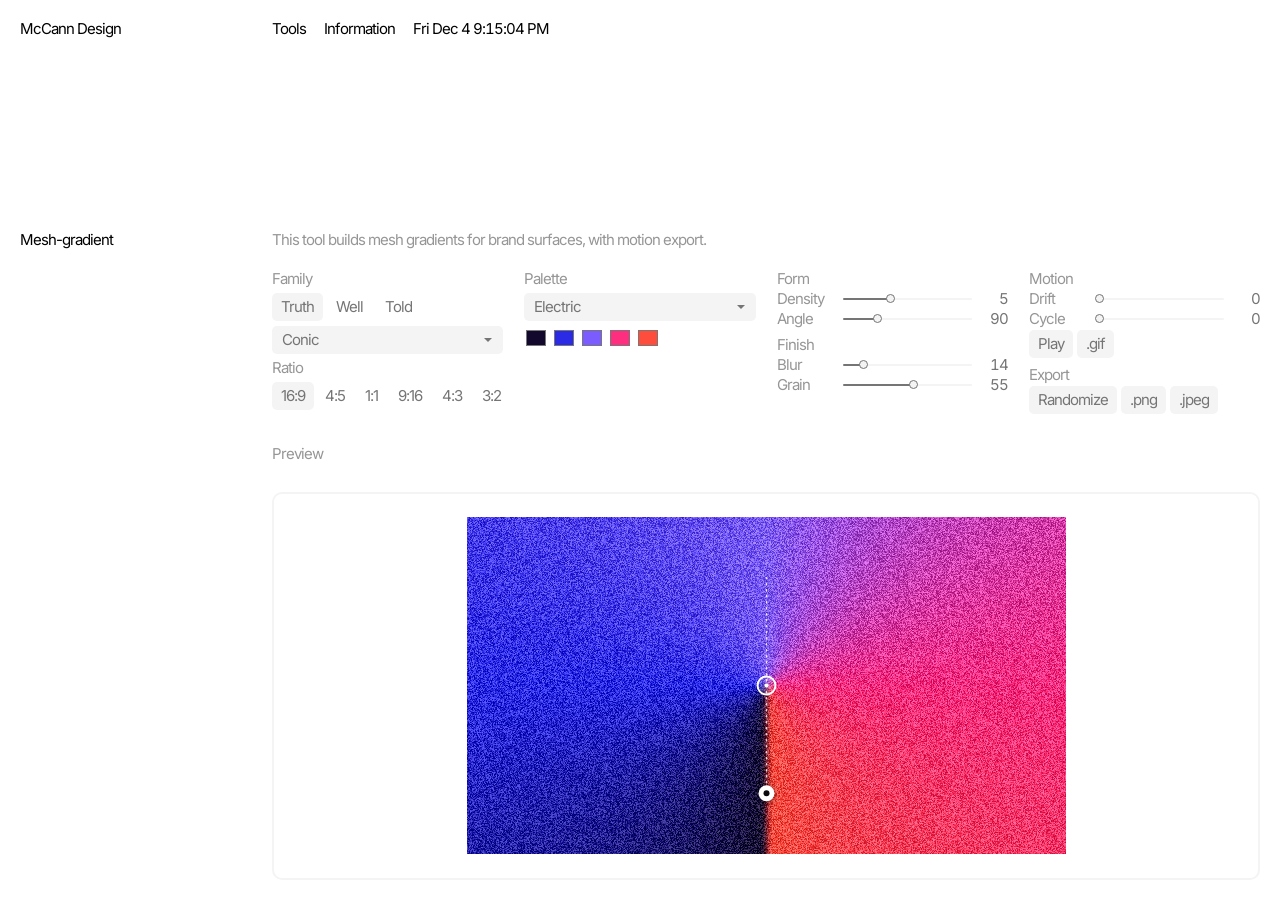
<file: brandboard.html>
<!DOCTYPE html>
<html lang="en">
<head>
<meta charset="UTF-8">
<meta http-equiv="refresh" content="0;url=mesh-gradient/">
<link rel="canonical" href="mesh-gradient/">
<title>Redirecting…</title>
<script>location.replace('mesh-gradient/'+location.search+location.hash)</script>
</head>
<body>
<p><a href="mesh-gradient/">Continue to mesh-gradient</a></p>
</body>
</html>
</file>
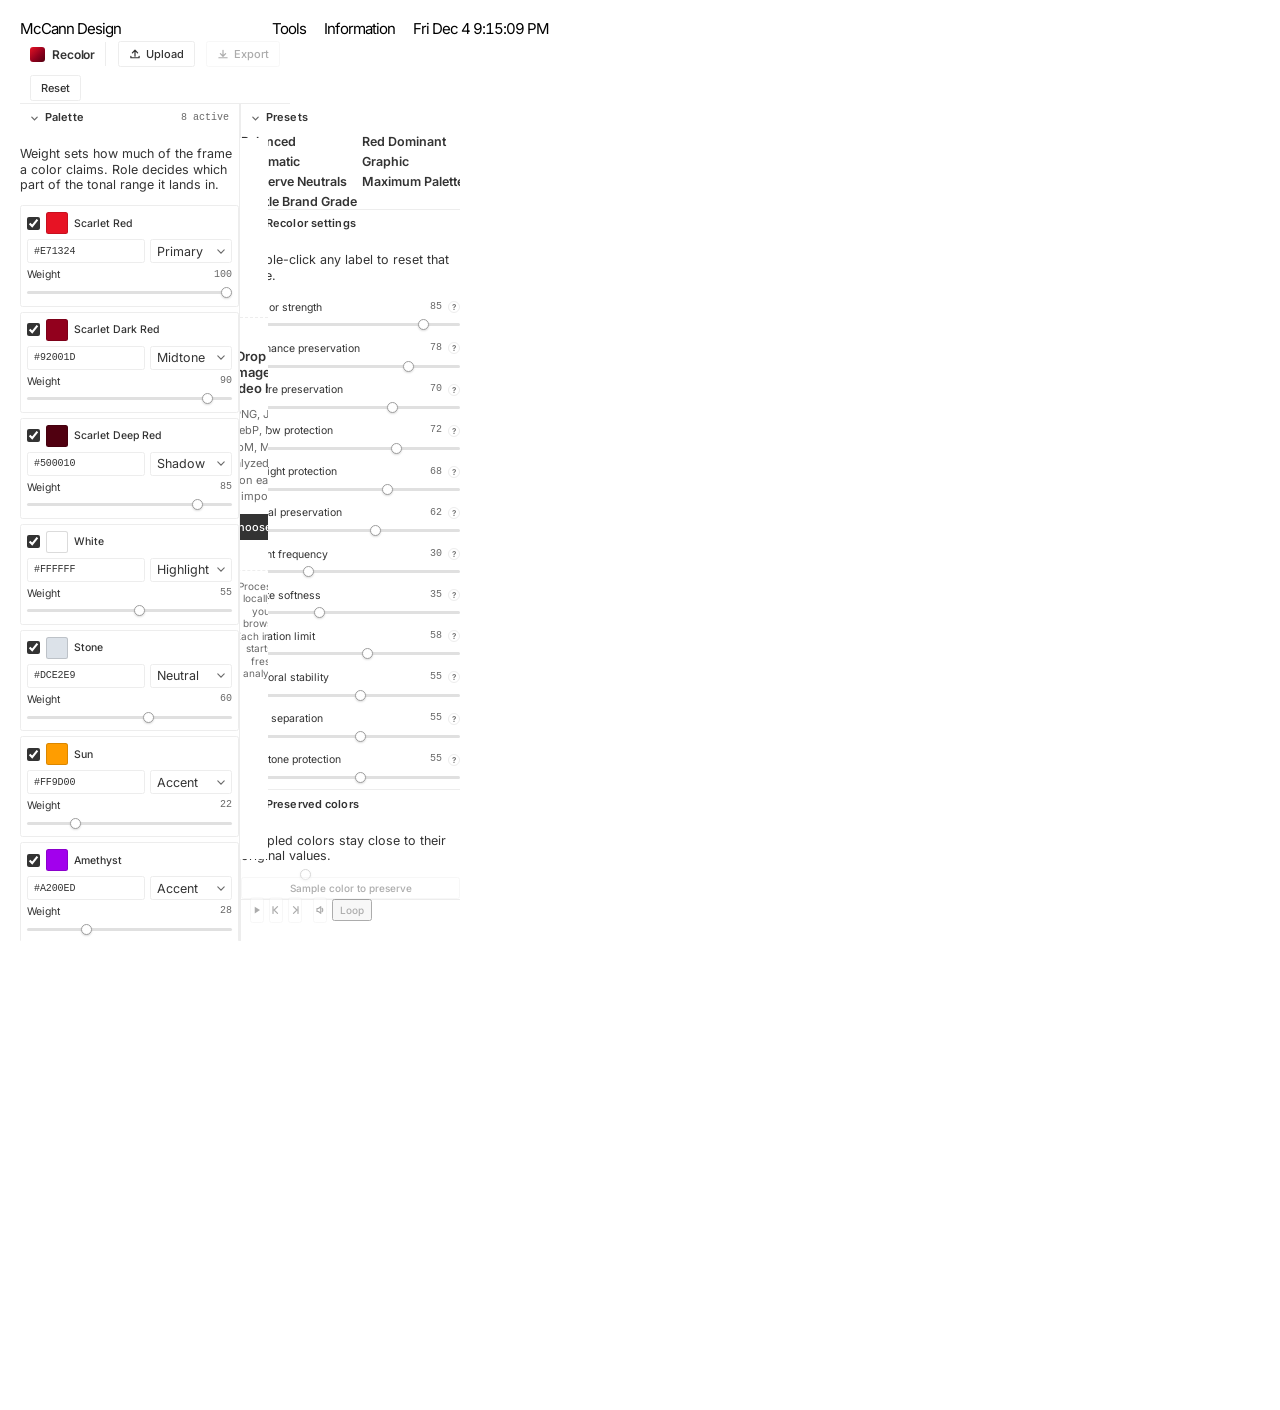
<file: recolor.html>
<!DOCTYPE html>
<html lang="en">
<head>
<meta charset="UTF-8">
<meta http-equiv="refresh" content="0;url=color-swap/">
<link rel="canonical" href="color-swap/">
<title>Redirecting…</title>
<script>location.replace('color-swap/'+location.search+location.hash)</script>
</head>
<body>
<p><a href="color-swap/">Continue to color-swap</a></p>
</body>
</html>
</file>
<file: assets/design.css>
/* ==========================================================================
   McCANN Creative Suite — design system
   Source of truth: Figma Creative Suite (node 62:2+) at 0.5× scale
   Inter only · single type size (12.5px) · soft gray · rail selectors
   ========================================================================== */

:root{
  /* Surface + ink */
  --bg:#FFFFFF;
  --ink:#333333;
  --muted:#696969;
  --stroke:#EDEDED;
  --line:#EDEDED;
  --surface:#EDEDED;
  --thumb:#696969;

  /* Grade signal palette (matrix cells) */
  --aaa:#0FB800;
  --aa:#B6E662;
  --aalg:#FFD400;
  --fail:#FF0004;

  /* Type — Inter everywhere, one size (Figma 25px × 0.5) */
  --sans:'Inter', system-ui, -apple-system, BlinkMacSystemFont, 'Segoe UI', sans-serif;
  --mono:var(--sans);          /* no mono chrome by default */
  --display:var(--sans);
  --fs:12.5px;
  --fs-ui:var(--fs);
  --fs-word:var(--fs);
  --fs-label:var(--fs);
  --fs-opt:var(--fs);
  --fs-cap:var(--fs);
  --fs-field:var(--fs);
  --fs-title:var(--fs);
  --fs-mark:var(--fs);

  /* Rhythm — Figma chrome × 0.5 */
  --pad:10px;
  --panel-w:150px;
  --radius:2.5px;
  --radius-pill:3.75px;
  --rail-w:7.5px;
  --rail-thumb-h:10.5px;
  --chip-h:22.5px;
  --border:1px solid var(--stroke);
  --hair:1px solid var(--stroke);

  --dim:var(--muted);
  --ease:cubic-bezier(.16,1,.3,1);
}

*{ box-sizing:border-box; }
html{ -webkit-text-size-adjust:100%; }

body{
  margin:0;
  background:var(--bg);
  color:var(--ink);
  font-family:var(--sans);
  font-size:var(--fs);
  font-weight:400;
  line-height:1.25;
  -webkit-font-smoothing:antialiased;
  -moz-osx-font-smoothing:grayscale;
  text-rendering:optimizeLegibility;
}

::selection{ background:var(--ink); color:var(--bg); }
a{ color:inherit; text-decoration:none; }
:focus-visible{ outline:1px solid var(--ink); outline-offset:2px; }

/* --------------------------------------------------------------------------
   Section motif — soft hairline
   -------------------------------------------------------------------------- */
.sec__bar,
.sec__bar--thin{
  height:0;
  width:100%;
  border-top:var(--hair);
  background:none !important;
  margin:0 0 4px;
}

.sec-row{
  display:grid;
  grid-template-columns:0 minmax(0,1fr);
  align-items:baseline;
  line-height:1.25;
}
.sec-row--nav{ grid-template-columns:0 minmax(0,1fr); }
.sec-row .sec__mark,
.nav-row .sec__mark{ display:none; }
.sec-row .sec__body{
  grid-column:2;
  min-width:0;
  display:flex;
  flex-direction:column;
  gap:3px;
}
.sec-row--nav .sec__title{ grid-column:2; }
.sec-row--nav .nav-list{ grid-column:2; }

.sec__title{
  font-family:var(--sans);
  font-weight:400;
  font-size:var(--fs);
  color:var(--muted);
  letter-spacing:0;
  line-height:1.25;
  white-space:nowrap;
}
.cap{
  font-family:var(--sans);
  font-weight:400;
  font-size:var(--fs);
  color:var(--muted);
  margin:2px 0 0;
  text-transform:none;
  letter-spacing:0;
  line-height:1.35;
}

/* --------------------------------------------------------------------------
   Layout — horizontal menu (Figma 91:3 / 91:58)
   -------------------------------------------------------------------------- */
:root{
  --menu-ink:#000000;
  --menu-muted:#969696;
  /* Suite type — header, home, Multi-export, etc. unless a tool states otherwise */
  --suite-fs:15px;
  --menu-fs:var(--suite-fs);
  --menu-track:-1px;
  --menu-pad-x:20px;
  --menu-pad-y:20px;
  --menu-rise:620ms;
  --menu-expand:480ms;

  /* Suite layout grid — Figma Creative Suite (1728×1117, 5×5) */
  --suite-margin:20px;
  --suite-gutter:21px;

  /* Home work gallery */
  --gal-gap:0px;              /* 0 = one continuous strip; var(--suite-gutter) to space them */
  --gal-radius:0px;           /* square while butted; var(--radius) if gaps come back */
  --gal-fill:var(--surface);
  /* Tile width relative to its 2-column grid area; grows leftward */
  --gal-scale:1.25;
}

.layout{
  display:flex;
  flex-direction:column;
  min-height:100vh;
}

/* ---- Suite 5×5 grid (Figma Creative Suite) — all tool pages ---- */
body.is-tool{
  overflow:hidden;
}
body.is-tool .layout{
  display:grid;
  grid-template-columns:repeat(5, minmax(0, 1fr));
  /*
    Row 1 = menu track (1fr) — menu sits at the top; leftover space is the
    vertical gap before controls (Figma equal-row rhythm).
    Row 2 = controls (auto) — full height, no scroll.
    Rows 3–5 = drop zone (shares remaining height).
  */
  grid-template-rows:minmax(0, 1fr) auto minmax(0, 1fr) minmax(0, 1fr) minmax(0, 1fr);
  column-gap:var(--suite-gutter);
  row-gap:var(--suite-gutter);
  padding:var(--suite-margin);
  height:100vh;
  min-height:100vh;
  max-height:100vh;
  box-sizing:border-box;
}
/* Flatten wrappers so brand / cluster / page cells share one grid */
body.is-tool .menu,
body.is-tool .main,
body.is-tool .main > .mx,
body.is-tool .main > .vl,
body.is-tool .main > .ada,
body.is-tool .main > .bb,
body.is-tool .main > .gt,
body.is-tool .main > .ms{
  display:contents;
}
body.is-tool .menu__brand{
  grid-column:1;
  grid-row:1;
  margin-right:0;
  align-self:start;
  z-index:60;
  transform:translateY(0);
}
body.is-tool .menu__cluster{
  grid-column:2 / -1;
  grid-row:1;
  align-self:start;
  z-index:60;
  transform:translateY(0);
}
body.is-tool .main > script,
body.is-tool .main > input[type="file"],
body.is-tool .main > .canvas-stash{
  position:fixed !important;
  left:-9999px !important;
  width:0 !important;
  height:0 !important;
  overflow:hidden !important;
  margin:0 !important;
  padding:0 !important;
  border:0 !important;
}

/* ---- Menu bar ----
   Figma 91:3 — left-aligned sequence:
   McCann Design ··· Tools · Information · clock
   Hover Tools → tool column inserts and Information + clock slide right.
*/
.menu{
  display:flex;
  align-items:flex-start;
  justify-content:flex-start;
  gap:0;
  width:100%;
  padding:0 var(--menu-pad-x);
  z-index:50;
  background:var(--bg);
  font-family:var(--sans);
  font-size:var(--menu-fs);
  font-weight:400;
  letter-spacing:var(--menu-track);
  line-height:1.2;
  color:var(--menu-ink);
  -webkit-font-smoothing:antialiased;
  transition:
    top var(--menu-rise) var(--ease),
    transform var(--menu-rise) var(--ease),
    padding var(--menu-rise) var(--ease);
}

.menu__brand,
.menu__tools-label,
.menu__tool,
.menu__info,
.menu__clock{
  font-family:var(--sans);
  font-size:var(--menu-fs);
  font-weight:400;
  letter-spacing:var(--menu-track);
  line-height:1.2;
}

.menu__brand{
  flex:0 0 auto;
  color:var(--menu-ink);
  white-space:nowrap;
  margin-right:0;
}

.menu__cluster{
  display:flex;
  align-items:flex-start;
  justify-content:flex-start;
  gap:0;
  flex:0 0 auto;
  min-width:0;
}

.menu__tools-block{
  display:flex;
  align-items:flex-start;
  gap:0;
  position:relative;
}

.menu__tools-label{
  appearance:none;
  border:0;
  background:transparent;
  margin:0;
  padding:0;
  font:inherit;
  letter-spacing:inherit;
  color:var(--menu-ink);
  cursor:default;
  white-space:nowrap;
  transition:color var(--menu-expand) var(--ease);
}
.menu.is-open .menu__tools-label{ color:var(--menu-muted); }

/* Slot expands 0 → content width so Information + clock slide right */
.menu__tools-slot{
  display:grid;
  grid-template-columns:0fr;
  margin-left:0;
  transition:
    grid-template-columns var(--menu-expand) var(--ease),
    margin-left var(--menu-expand) var(--ease);
}
.menu.is-open .menu__tools-slot{
  grid-template-columns:1fr;
  margin-left:18px;
}

/* Navigating: snap Tools shut — no retract animation fighting the rise */
.menu.is-leaving .menu__tools-label,
.menu.is-leaving .menu__tools-slot{
  transition:none !important;
}
.menu.is-leaving .menu__tools-inner{
  min-width:0 !important;
  overflow:hidden !important;
}

.menu__tools-inner{
  min-width:0;
  overflow:hidden;
  height:1.2em; /* keep bar one line; list paints below */
}
.menu.is-open .menu__tools-inner{
  min-width:max-content;
  overflow:visible;
}

.menu__tools{
  list-style:none;
  margin:0;
  padding:0;
  display:flex;
  flex-direction:column;
  gap:0;
  background:var(--bg);
  padding-right:4px;
  padding-bottom:4px;
}

.menu__tools li{
  white-space:nowrap;
  line-height:1.2;
}

.menu__tool{
  color:var(--menu-muted);
  white-space:nowrap;
  display:block;
  line-height:1.2;
  padding:0;
  transition:color .18s var(--ease);
}
.menu__tool:hover,
.menu__tool:focus-visible,
.menu__tool.is-active{
  color:#000000;
}

.menu__info{
  margin-left:18px;
  color:var(--menu-ink);
  white-space:nowrap;
  cursor:default;
  flex-shrink:0;
}

.menu__clock{
  margin-left:18px;
  color:var(--menu-ink);
  white-space:nowrap;
  font-variant-numeric:tabular-nums;
  flex-shrink:0;
}

/* Home: same 5 columns as tools; bar vertically centered */
body.is-home .layout{
  display:grid;
  grid-template-columns:repeat(5, minmax(0, 1fr));
  grid-template-rows:1fr;
  column-gap:var(--suite-gutter);
  padding:var(--suite-margin);
  height:100vh;
  min-height:100vh;
  box-sizing:border-box;
}
body.is-home .menu{
  display:contents;
}
body.is-home .main{
  display:none;
}
/* Rows are explicit so the gallery in columns 4–5 can't displace the bar
   through auto-placement. */
body.is-home .menu__brand{
  grid-column:1;
  grid-row:1;
  align-self:center;
  z-index:60;
  transform:translateY(0);
  transition:transform var(--menu-rise) var(--ease);
}
body.is-home .menu__cluster{
  grid-column:2 / 4;
  grid-row:1;
  align-self:center;
  z-index:60;
  transform:translateY(0);
  transition:transform var(--menu-rise) var(--ease);
}
/* No gallery — cluster keeps the full run of columns */
@media (max-width:1100px){
  body.is-home .menu__cluster{ grid-column:2 / -1; }
}
/* Rise on leave: slide toward the top of the viewport (transform is animatable) */
body.is-home.is-rising .menu__brand,
body.is-home.is-rising .menu__cluster{
  transform:translateY(calc(-50vh + var(--suite-margin) + 0.6em));
}

/* --------------------------------------------------------------------------
   Home gallery — auto-scrolling work preview, suite columns 4–5
   Seamless loop: track holds two identical lanes and shifts by one lane
   height + gap, so the clone is always in position when the cycle restarts.
   -------------------------------------------------------------------------- */
body.is-home .gal{
  grid-column:4 / -1;
  grid-row:1;
  align-self:stretch;
  /* Extra width grows leftward from the right edge */
  justify-self:end;
  width:calc(100% * var(--gal-scale));
  /* Bleed past all three margins so the strip touches top, right and bottom */
  margin-top:calc(-1 * var(--suite-margin));
  margin-bottom:calc(-1 * var(--suite-margin));
  margin-right:calc(-1 * var(--suite-margin));
  overflow:hidden;
  opacity:0;
  transition:opacity 520ms var(--ease);
}
body.is-home .gal.is-in{ opacity:1; }
/* Recede while Tools is open — keeps the bar legible as it slides right */
body.is-home .menu.is-open ~ .gal.is-in{
  opacity:.12;
  transition:opacity 240ms var(--ease);
}
/* Clear out with the menu on the way into a tool */
body.is-home.is-rising .gal{
  opacity:0;
  transition:opacity 300ms var(--ease);
}

/* Driven frame by frame in gallery.js so wheel input can scrub it — a CSS
   animation would win over the inline transform and can't be nudged. */
.gal__track{
  display:flex;
  flex-direction:column;
  row-gap:var(--gal-gap);
  will-change:transform;
}
.gal__lane{
  display:flex;
  flex-direction:column;
  row-gap:var(--gal-gap);
}

.gal__item{ margin:0; }
.gal__media{
  display:block;
  width:100%;
  aspect-ratio:16 / 9;
  background:var(--gal-fill);
  border-radius:var(--gal-radius);
  overflow:hidden;
}
.gal__media img,
.gal__media video{
  display:block;
  width:100%;
  height:100%;
  object-fit:cover;
}

/* No motion: drop the clone and let the column scroll by hand */
@media (prefers-reduced-motion:reduce){
  body.is-home .gal{ overflow-y:auto; }
  .gal__lane + .gal__lane{ display:none; }
}

/* Expanded Tools reaches column 4 below this, so the gallery stands down */
@media (max-width:1100px){
  body.is-home .gal{ display:none; }
}

/* Legacy centered class — map onto suite columns (no fixed split layout) */
body.is-home .menu.is-centered{
  position:static;
  transform:none;
  padding:0;
}

/* Tool pages: docked class is a no-op for layout; enter uses transform rise */
body.is-tool .menu.is-docked,
body.is-tool .menu.is-centered{
  position:static;
  transform:none;
  padding:0;
  top:auto;
}

/* Enter tool: start mid-viewport, then ease up into the docked row */
body.is-tool .menu.is-centered:not(.is-rising) .menu__brand,
body.is-tool .menu.is-centered:not(.is-rising) .menu__cluster{
  transform:translateY(var(--menu-enter-from, 38vh));
  transition:none;
}
body.is-tool .menu.is-centered.is-rising .menu__brand,
body.is-tool .menu.is-centered.is-rising .menu__cluster{
  transform:translateY(0);
  transition:transform var(--menu-rise) var(--ease);
}

.main{
  flex:1 1 auto;
  min-width:0;
  padding:clamp(10px, 2vw, 24px) clamp(10px, 1.5vw, 20px) 32px;
}
body.is-tool .main{
  padding:0;
}
/* Page cells fade in once the suite shell is ready */
body.is-tool .mx__title,
body.is-tool .mx__band,
body.is-tool .mx__stage,
body.is-tool .vl__title,
body.is-tool .vl__band,
body.is-tool .vl__stage,
body.is-tool .ada__title,
body.is-tool .ada__band,
body.is-tool .ada__stage,
body.is-tool .bb__title,
body.is-tool .bb__band,
body.is-tool .bb__stage,
body.is-tool .gt__title,
body.is-tool .gt__band,
body.is-tool .gt__stage,
body.is-tool .ms__title,
body.is-tool .ms__band,
body.is-tool .ms__stage{
  opacity:0;
}
body.is-tool.is-ready .mx__title,
body.is-tool.is-ready .mx__band,
body.is-tool.is-ready .mx__stage,
body.is-tool.is-ready .vl__title,
body.is-tool.is-ready .vl__band,
body.is-tool.is-ready .vl__stage,
body.is-tool.is-ready .ada__title,
body.is-tool.is-ready .ada__band,
body.is-tool.is-ready .ada__stage,
body.is-tool.is-ready .bb__title,
body.is-tool.is-ready .bb__band,
body.is-tool.is-ready .bb__stage,
body.is-tool.is-ready .gt__title,
body.is-tool.is-ready .gt__band,
body.is-tool.is-ready .gt__stage,
body.is-tool.is-ready .ms__title,
body.is-tool.is-ready .ms__band,
body.is-tool.is-ready .ms__stage{
  opacity:1;
  transition:opacity 420ms var(--ease);
}

@media (prefers-reduced-motion:reduce){
  .menu,
  .menu__tools-slot,
  .menu__tools-label,
  .menu__info,
  .menu__clock,
  .menu__tool,
  .menu__brand,
  .menu__cluster,
  .main{
    transition:none !important;
  }
  body.is-home.is-rising .menu__brand,
  body.is-home.is-rising .menu__cluster,
  body.is-tool .menu.is-centered:not(.is-rising) .menu__brand,
  body.is-tool .menu.is-centered:not(.is-rising) .menu__cluster,
  body.is-tool .menu.is-centered.is-rising .menu__brand,
  body.is-tool .menu.is-centered.is-rising .menu__cluster{
    transform:none !important;
  }
}

@media (max-width:900px){
  .menu__brand{ margin-right:clamp(32px, 8vw, 205px); }
}
@media (max-width:720px){
  .menu{
    flex-wrap:wrap;
    row-gap:10px;
  }
  .menu__brand{ margin-right:32px; }
  .menu__cluster{
    flex-wrap:wrap;
  }
}

/* --------------------------------------------------------------------------
   Shared blocks
   -------------------------------------------------------------------------- */
.sec{ display:flex; flex-direction:column; gap:3px; }
.page-head{ display:none; }

.opts{ display:flex; flex-wrap:wrap; gap:2px 7px; line-height:1.25; }
.opts--col{ flex-direction:column; gap:3px; }
.opt{
  font-family:var(--sans);
  font-weight:600;
  font-size:var(--fs);
  line-height:1.25;
  color:var(--muted);
  background:none;
  border:0;
  padding:0;
  cursor:pointer;
  width:max-content;
  text-align:left;
  transition:color .15s var(--ease);
}
.opt:hover{ color:var(--ink); }
.opt.is-active{ color:var(--ink); }

.box{
  border:var(--border);
  border-radius:var(--radius);
  position:relative;
  background:var(--bg);
}

.divider{
  height:0;
  border-top:var(--hair);
  margin:14px 0;
}

.legend{ display:flex; flex-wrap:wrap; gap:6px; margin-top:2px; line-height:1; }
.legend .pill{
  display:inline-flex;
  align-items:center;
  gap:3px;
  font-family:var(--sans);
  font-weight:400;
  font-size:var(--fs);
  color:var(--muted);
}
.legend .sq{ width:3px; height:3px; display:inline-block; border-radius:0.5px; }

.score{ display:flex; flex-wrap:wrap; gap:6px; align-items:baseline; line-height:1; }
.score .stat{
  font-family:var(--sans);
  font-weight:400;
  font-size:var(--fs);
  white-space:nowrap;
  color:var(--muted);
}
.score .n{ font-weight:600; color:var(--ink); }

/* --------------------------------------------------------------------------
   Rail selector — 0.5× Figma track
   -------------------------------------------------------------------------- */
.rail-group{ display:flex; flex-direction:column; gap:4px; min-width:0; }
.rail-label{
  font-family:var(--sans);
  font-weight:400;
  font-size:var(--fs);
  color:var(--muted);
  line-height:1.25;
}
.rail-rule{
  height:0;
  border-top:var(--hair);
  width:100%;
}
.rail-body{
  display:grid;
  grid-template-columns:var(--rail-w) minmax(0,1fr);
  gap:4px;
  align-items:start;
}
.rail{
  position:relative;
  width:var(--rail-w);
  min-height:24px;
  background:var(--surface);
  border-radius:var(--radius-pill);
  align-self:stretch;
}
.rail__thumb{
  position:absolute;
  left:0;
  width:var(--rail-w);
  height:var(--rail-thumb-h);
  background:var(--thumb);
  border-radius:var(--radius-pill);
  transition:top .18s var(--ease);
}
.rail-opts{
  display:flex;
  flex-direction:column;
  gap:3px;
  padding-top:1px;
}
.rail-opts--grid{
  display:grid;
  grid-template-columns:1fr 1fr;
  column-gap:9px;
  row-gap:3px;
}
.rail-pair{
  display:grid;
  grid-template-columns:1fr 1fr;
  gap:10px;
  align-items:start;
}

/* --------------------------------------------------------------------------
   Stat rows
   -------------------------------------------------------------------------- */
.stat-list{ display:flex; flex-direction:column; gap:0; }
.stat-row{
  display:flex;
  justify-content:space-between;
  align-items:baseline;
  gap:8px;
  padding:3px 0 4px;
  border-bottom:var(--hair);
  font-family:var(--sans);
  font-size:var(--fs);
  font-weight:400;
  color:var(--muted);
  line-height:1.25;
}
.stat-row .val{
  font-variant-numeric:tabular-nums;
  text-align:right;
}
.stat-row.is-emphasis{
  color:var(--ink);
  font-weight:600;
}
.stat-row.is-emphasis .lbl{ font-weight:400; color:var(--muted); }

/* --------------------------------------------------------------------------
   Chips
   -------------------------------------------------------------------------- */
.chip{
  display:inline-flex;
  align-items:center;
  gap:4px;
  height:var(--chip-h);
  padding:0 7px;
  background:var(--surface);
  border:0;
  border-radius:var(--radius);
  font-family:var(--sans);
  font-weight:600;
  font-size:var(--fs);
  color:var(--ink);
  cursor:pointer;
  line-height:1;
}
.chip:hover{ filter:brightness(.97); }
.chip img,
.chip .chev{
  width:7px;
  height:4px;
  display:block;
  flex:0 0 auto;
  opacity:.7;
}
.chip-row{
  display:flex;
  flex-wrap:wrap;
  gap:5px;
  align-items:center;
}

.toolbar{
  display:flex;
  flex-wrap:wrap;
  align-items:center;
  justify-content:space-between;
  gap:8px;
  padding:10px 12px;
  min-height:62.5px;
}

/* --------------------------------------------------------------------------
   Fields — Inter at the shared size
   -------------------------------------------------------------------------- */
.field{
  font-family:var(--sans);
  font-weight:400;
  font-size:var(--fs);
  color:var(--ink);
  background:transparent;
  border:0;
  outline:none;
  padding:0;
  resize:none;
  width:100%;
  line-height:1.45;
}
.field::placeholder{ color:var(--muted); }
input.field, select.field{ color:var(--ink); }

/* --------------------------------------------------------------------------
   Matrix — same type size as UI
   -------------------------------------------------------------------------- */
.matrixWrap{ overflow:auto; }
table.matrix{
  border-collapse:collapse;
  font-family:var(--sans);
  width:100%;
}
table.matrix th,
table.matrix td{
  border:1px solid var(--stroke);
  padding:3px 2.5px;
  text-align:center;
  font-weight:400;
  font-size:var(--fs);
  white-space:nowrap;
}
table.matrix th.corner{
  text-align:left;
  font-weight:600;
  line-height:1.15;
  min-width:26px;
  color:var(--muted);
  font-size:var(--fs);
}
table.matrix th.corner span{ display:block; }
table.matrix th.head{ font-weight:600; font-size:var(--fs); color:var(--ink); }
table.matrix th .swatch{
  display:inline-block; width:4.5px; height:4.5px;
  border:1px solid var(--stroke); vertical-align:middle; margin-right:2px;
  border-radius:0.5px;
}
table.matrix td.cell{ position:relative; min-width:28px; }
table.matrix td.cell .val{ display:block; font-weight:600; font-size:var(--fs); line-height:1.15; }
table.matrix td.cell .grade{ display:block; font-weight:400; font-size:var(--fs); margin-top:1px; }
table.matrix td.cell .tier{
  position:absolute; top:1.5px; right:1.5px; width:2.5px; height:2.5px; border-radius:0.5px;
}
table.matrix td.diag{
  background:repeating-linear-gradient(45deg,transparent,transparent 2px,rgba(0,0,0,.05) 2px,rgba(0,0,0,.05) 2.5px);
}
.empty{
  padding:18px 8px;
  font-family:var(--sans);
  font-weight:400;
  color:var(--muted);
  font-size:var(--fs);
}

/* --------------------------------------------------------------------------
   Modal
   -------------------------------------------------------------------------- */
.overlay{
  position:fixed; inset:0; z-index:1200;
  background:rgba(255,255,255,.78);
  display:flex; align-items:center; justify-content:center; padding:10px;
}
.modal{
  background:var(--bg);
  border:var(--border);
  border-radius:var(--radius);
  padding:12px;
  width:min(230px,100%);
  font-family:var(--sans);
  font-size:var(--fs);
}
.modal__head{ display:flex; justify-content:space-between; align-items:flex-start; gap:8px; }
.modal .close{
  border:0; background:none; cursor:pointer; font-family:var(--sans);
  font-weight:600; font-size:var(--fs); line-height:1; color:var(--ink);
}
.modal .close:hover{ color:var(--muted); }
.modal .preview{
  border:var(--border);
  border-radius:var(--radius);
  height:28px; display:flex; align-items:center; justify-content:center;
  font-weight:600; font-size:var(--fs); margin-top:8px;
}
.repairGrid{ display:grid; grid-template-columns:1fr 1fr; gap:7px; margin-top:8px; }
.repairOpt{ border:var(--border); border-radius:var(--radius); padding:7px; }
.repairOpt .lbl{ font-weight:600; font-size:var(--fs); text-transform:none; color:var(--muted); }
.repairOpt .hex{ display:block; font-family:var(--sans); font-weight:600; font-size:var(--fs); margin-top:5px; }
.repairOpt .ratio{ display:block; font-weight:400; font-size:var(--fs); color:var(--muted); margin-top:1px; }

.btn{
  font-family:var(--sans);
  font-weight:600;
  font-size:var(--fs);
  color:var(--ink);
  background:none; border:0; padding:0;
  cursor:pointer; width:max-content;
  transition:color .15s var(--ease);
}
.btn:hover{ color:var(--muted); }
.btn:disabled{ color:var(--muted); cursor:not-allowed; opacity:.5; }

/* --------------------------------------------------------------------------
   Font menu
   -------------------------------------------------------------------------- */
.font-menu{
  position:absolute;
  top:calc(100% + 3px);
  left:0;
  min-width:90px;
  background:var(--bg);
  border:var(--border);
  border-radius:var(--radius);
  padding:4px;
  z-index:40;
  display:none;
  flex-direction:column;
  gap:1px;
  box-shadow:0 4px 12px rgba(0,0,0,.06);
  font-size:var(--fs);
}
.font-menu.is-open{ display:flex; }
.font-menu .opt{
  display:block;
  width:100%;
  padding:4px 5px;
  border-radius:2px;
  font-size:var(--fs);
}
.font-menu .opt:hover,
.font-menu .opt.is-active{ background:var(--surface); color:var(--ink); }
.font-wrap{ position:relative; }

@media (max-width:900px){
  .layout{ flex-direction:column; }
  .panel{
    position:static;
    width:100%;
    flex-basis:auto;
    height:auto;
    border-right:0;
    border-bottom:var(--hair);
  }
}

@media (prefers-reduced-motion: reduce){
  *{ transition:none !important; scroll-behavior:auto !important; }
}
</file>
